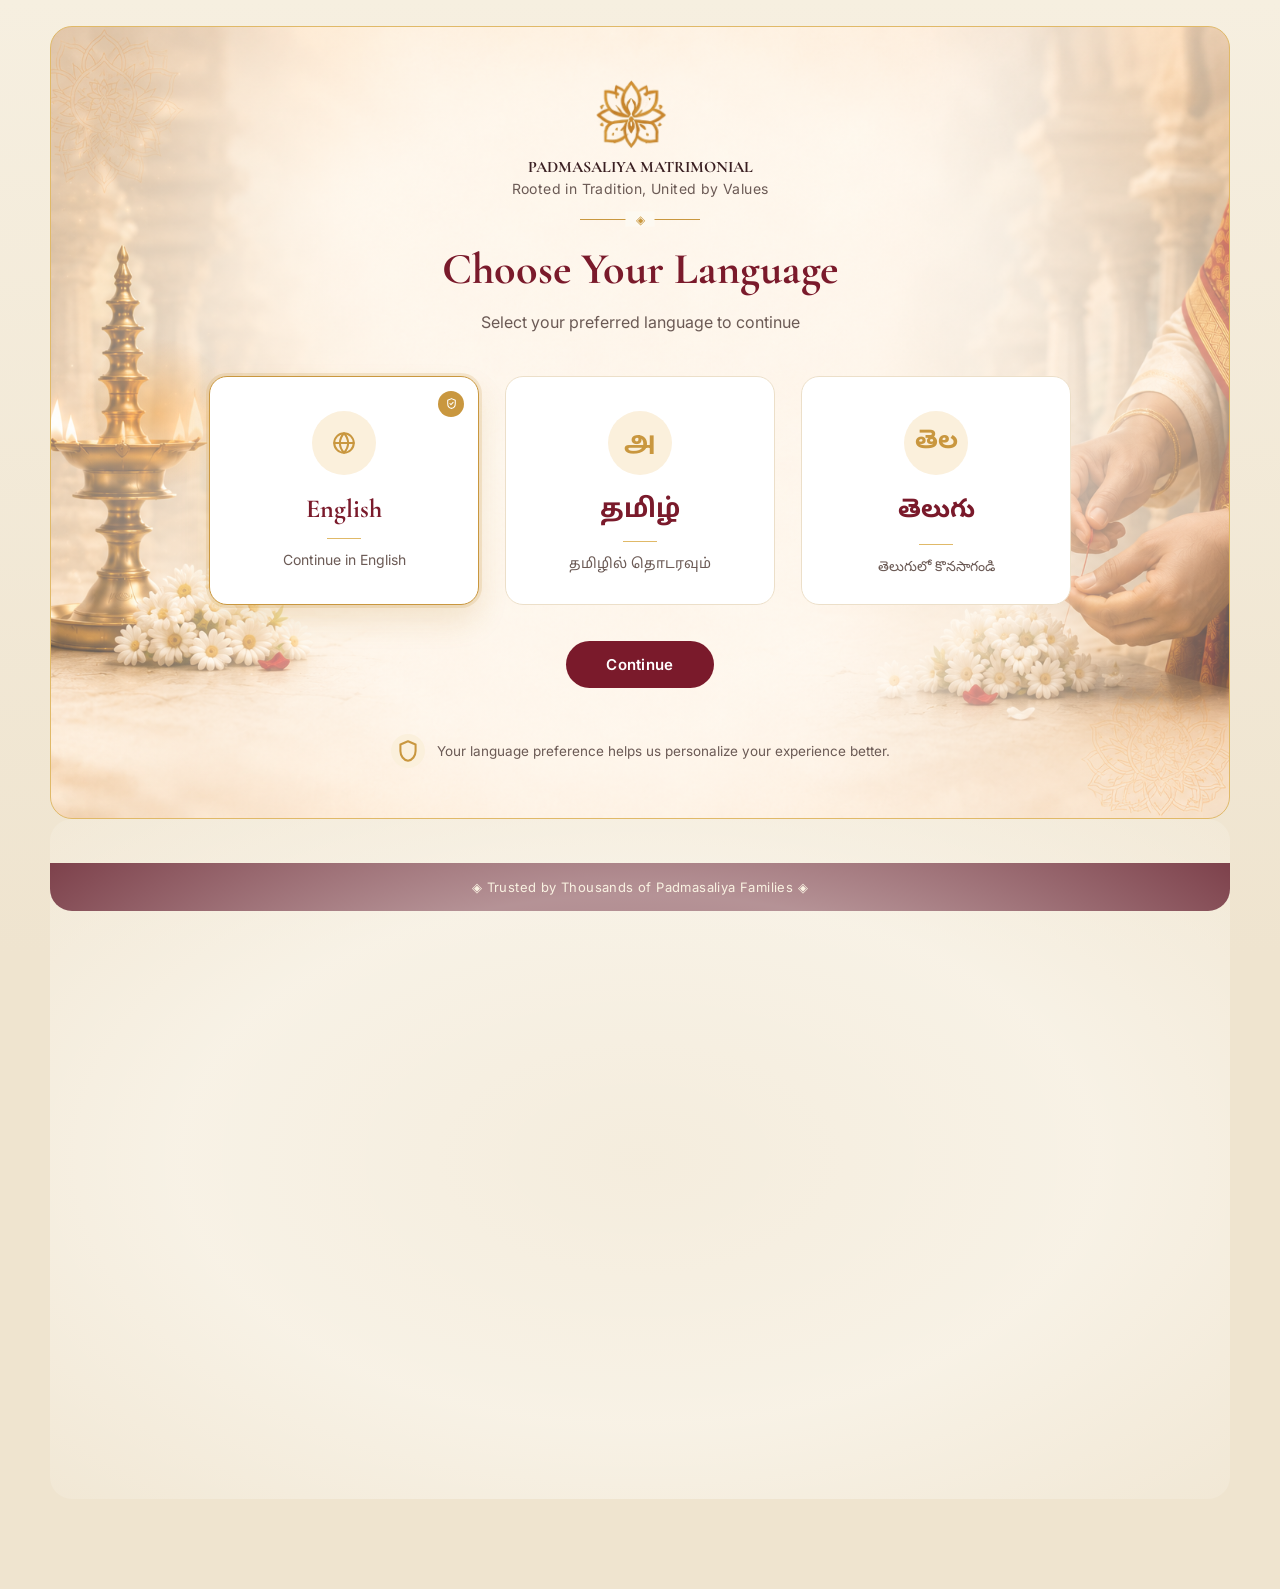
<file: padmasaliya-matrimonial-website8-fixed10/index.html>
<!DOCTYPE html>
<html lang="en">
<head>
<meta charset="UTF-8">
<meta name="viewport" content="width=device-width, initial-scale=1.0">
<title>Padmasaliya Matrimonial — Choose Your Language</title>
<link rel="preconnect" href="https://fonts.googleapis.com">
<link href="https://fonts.googleapis.com/css2?family=Cormorant+Garamond:wght@500;600;700&family=Inter:wght@400;500;600;700&family=Noto+Sans+Tamil:wght@500;600;700&family=Noto+Sans+Telugu:wght@500;600;700&display=swap" rel="stylesheet">
<link rel="stylesheet" href="css/style.css?v=3">
<link rel="stylesheet" href="css/v2.css?v=3">
<link rel="icon" type="image/png" href="assets/img/logo-icon.png">
<link rel="apple-touch-icon" href="assets/img/logo-icon.png">
<meta name="description" content="Padmasaliya Matrimonial — an exclusive, verified matchmaking platform for the Padmasaliya community. Create profiles, search trusted matches and connect on shared values.">
<meta name="theme-color" content="#7a1a2b">
<meta property="og:title" content="Padmasaliya Matrimonial">
<meta property="og:description" content="Rooted in Tradition, United by Values. Verified matrimonial profiles for the Padmasaliya community.">
<meta property="og:type" content="website">
<meta property="og:image" content="assets/img/logo-icon.png">
<meta name="twitter:card" content="summary">
</head>
<body>
<svg style="display:none">
<defs>
<symbol id="i-globe" viewBox="0 0 24 24"><circle cx="12" cy="12" r="9"/><path d="M3 12h18M12 3c2.5 2.7 3.8 6 3.8 9s-1.3 6.3-3.8 9c-2.5-2.7-3.8-6-3.8-9s1.3-6.3 3.8-9z"/></symbol>
<symbol id="i-shield" viewBox="0 0 24 24"><path d="M12 3l7 3v6c0 4.6-3 8.4-7 9-4-.6-7-4.4-7-9V6l7-3z"/></symbol>
<symbol id="i-shield-check" viewBox="0 0 24 24"><path d="M12 3l7 3v6c0 4.6-3 8.4-7 9-4-.6-7-4.4-7-9V6l7-3z"/><path d="M9 12l2 2 4-4"/></symbol>
<symbol id="i-lock" viewBox="0 0 24 24"><rect x="5" y="11" width="14" height="9" rx="2"/><path d="M8 11V8a4 4 0 0 1 8 0v3"/></symbol>
<symbol id="i-users" viewBox="0 0 24 24"><circle cx="9" cy="8" r="3"/><path d="M3 20c0-3.3 2.7-6 6-6s6 2.7 6 6"/><circle cx="17" cy="9" r="2.4"/><path d="M15.5 14.2c2.6.4 4.5 2.5 4.5 5.3"/></symbol>
<symbol id="i-family" viewBox="0 0 24 24"><circle cx="8" cy="7" r="2.6"/><circle cx="16" cy="7" r="2.6"/><path d="M3 20c0-3 2.2-5.4 5-5.4s5 2.4 5 5.4M11 20c0-3 2.2-5.4 5-5.4s5 2.4 5 5.4"/></symbol>
<symbol id="i-couple" viewBox="0 0 24 24"><circle cx="9" cy="7" r="2.6"/><circle cx="16" cy="9" r="2.2"/><path d="M4 20c0-3 2.2-5.4 5-5.4s5 2.4 5 5.4M14 20c0-2.4 1.8-4.4 4-4.4s4 2 4 4.4"/></symbol>
<symbol id="i-user" viewBox="0 0 24 24"><circle cx="12" cy="8" r="4"/><path d="M4 21c0-4.4 3.6-7 8-7s8 2.6 8 7"/></symbol>
<symbol id="i-search" viewBox="0 0 24 24"><circle cx="11" cy="11" r="7"/><path d="M21 21l-4.3-4.3"/></symbol>
<symbol id="i-filter" viewBox="0 0 24 24"><path d="M4 5h16M7 12h10M10 19h4"/></symbol>
<symbol id="i-bookmark" viewBox="0 0 24 24"><path d="M6 3h12v18l-6-4-6 4V3z"/></symbol>
<symbol id="i-send" viewBox="0 0 24 24"><path d="M22 2L11 13"/><path d="M22 2l-7 20-4-9-9-4 20-7z"/></symbol>
<symbol id="i-heart" viewBox="0 0 24 24"><path d="M12 21s-7.5-4.6-10-9.3C.5 8 2.4 4.5 6 4c2-.3 3.8.7 6 3 2.2-2.3 4-3.3 6-3 3.6.5 5.5 4 4 7.7C19.5 16.4 12 21 12 21z"/></symbol>
<symbol id="i-heart-fill" viewBox="0 0 24 24" fill="currentColor" stroke="none"><path d="M12 21s-7.5-4.6-10-9.3C.5 8 2.4 4.5 6 4c2-.3 3.8.7 6 3 2.2-2.3 4-3.3 6-3 3.6.5 5.5 4 4 7.7C19.5 16.4 12 21 12 21z"/></symbol>
<symbol id="i-crown" viewBox="0 0 24 24"><path d="M3 8l4 3 5-6 5 6 4-3-2 11H5L3 8z"/></symbol>
<symbol id="i-bell" viewBox="0 0 24 24"><path d="M18 16v-5a6 6 0 1 0-12 0v5l-2 3h16l-2-3z"/><path d="M10 20a2 2 0 0 0 4 0"/></symbol>
<symbol id="i-gear" viewBox="0 0 24 24"><circle cx="12" cy="12" r="3.2"/><path d="M19.4 13.5a7.9 7.9 0 0 0 0-3l2-1.6-2-3.4-2.4.7a8 8 0 0 0-2.6-1.5L14 2h-4l-.4 2.7a8 8 0 0 0-2.6 1.5l-2.4-.7-2 3.4L4.6 10.5a7.9 7.9 0 0 0 0 3l-2 1.6 2 3.4 2.4-.7a8 8 0 0 0 2.6 1.5L10 22h4l.4-2.7a8 8 0 0 0 2.6-1.5l2.4.7 2-3.4-2-1.6z"/></symbol>
<symbol id="i-logout" viewBox="0 0 24 24"><path d="M9 21H5a2 2 0 0 1-2-2V5a2 2 0 0 1 2-2h4"/><path d="M16 17l5-5-5-5"/><path d="M21 12H9"/></symbol>
<symbol id="i-headset" viewBox="0 0 24 24"><path d="M4 13v-1a8 8 0 0 1 16 0v1"/><rect x="2" y="13" width="5" height="7" rx="2"/><rect x="17" y="13" width="5" height="7" rx="2"/></symbol>
<symbol id="i-home" viewBox="0 0 24 24"><path d="M4 11l8-7 8 7v9a1 1 0 0 1-1 1h-4v-6H9v6H5a1 1 0 0 1-1-1v-9z"/></symbol>
<symbol id="i-plus" viewBox="0 0 24 24"><path d="M12 5v14M5 12h14"/></symbol>
<symbol id="i-chevron-down" viewBox="0 0 24 24"><path d="M6 9l6 6 6-6"/></symbol>
<symbol id="i-ticket" viewBox="0 0 24 24"><path d="M3 8a2 2 0 0 1 2-2h14a2 2 0 0 1 2 2v2a2 2 0 0 0 0 4v2a2 2 0 0 1-2 2H5a2 2 0 0 1-2-2v-2a2 2 0 0 0 0-4V8z"/><path d="M13 6v12" stroke-dasharray="2 3"/></symbol>
<symbol id="i-help" viewBox="0 0 24 24"><circle cx="12" cy="12" r="9"/><path d="M9.5 9a2.5 2.5 0 1 1 3.7 2.2c-.9.5-1.2 1-1.2 1.8"/><circle cx="12" cy="17" r=".6" fill="currentColor" stroke="none"/></symbol>
<symbol id="i-diya" viewBox="0 0 60 60"><path d="M6 41c0 4 24 6 24 6s24-2 24-6c0-3.2-8-5.2-24-5.2S6 37.8 6 41z" fill="#c9973f"/><path d="M14 41c2 2 12 3 16 3s14-1 16-3" fill="none" stroke="#8a611f" stroke-width="1"/><ellipse cx="30" cy="30" rx="3" ry="4" fill="#7a1a2b"/><path d="M30 27c-3.5-5-1.5-9 0-12.5 1.5 3.5 3.5 7.5 0 12.5z" fill="#f4b23e" stroke="none"/><path d="M30 25c-1.8-2.6-.8-4.6 0-6.4 .8 1.8 1.8 3.8 0 6.4z" fill="#fff3d1" stroke="none"/></symbol>
</defs>
</svg>



<section id="screen1" class="screen active">

  <div class="s1-frame">
    <div class="flame-glow" style="left:9%;top:49%;"></div>
    <div class="petal-field">
      <div class="petal" style="left:6%;top:70%;animation-duration:12s;animation-delay:.2s;"></div>
      <div class="petal" style="left:10%;top:78%;animation-duration:14s;animation-delay:2.5s;"></div>
      <div class="petal" style="left:88%;top:66%;animation-duration:13s;animation-delay:1.2s;"></div>
      <div class="petal" style="left:92%;top:74%;animation-duration:15s;animation-delay:3.4s;"></div>
      <div class="petal" style="left:50%;top:85%;animation-duration:16s;animation-delay:.8s;"></div>
    </div>
    
    <div class="s1-header fade-up-in">
      <img src="assets/img/logo-icon.png" alt="Padmasaliya Matrimonial" width="90" height="70" style="margin:0 auto 10px;display:block;object-fit:contain;">
      <div class="brand-name" data-i18n="brand.name" style="text-align:center;"><b>PADMASALIYA<br>MATRIMONIAL</b></div>
      <div class="brand-tagline" data-i18n="brand.tagline">Rooted in Tradition, United by Values</div>
    </div>

    <div class="s1-divider fade-up-in d1"></div>
    <h1 class="s1-title fade-up-in d1" data-i18n="s1.title">Choose Your Language</h1>
    <p class="s1-sub fade-up-in d2" data-i18n="s1.subtitle">Select your preferred language to continue</p>

    <div class="s1-cards">
      <div class="lang-card selected fade-up-in d2" data-lang="en">
        <div class="lang-check"><svg class="icon" style="width:13px;height:13px;stroke:#fff;"><use href="#i-shield-check"></use></svg></div>
        <div class="lang-icon"><svg class="icon"><use href="#i-globe"></use></svg></div>
        <h3>English</h3>
        <div class="rule"></div>
        <p data-i18n="s1.continueEn">Continue in English</p>
      </div>
      <div class="lang-card fade-up-in d3" data-lang="ta">
        <div class="lang-check"><svg class="icon" style="width:13px;height:13px;stroke:#fff;"><use href="#i-shield-check"></use></svg></div>
        <div class="lang-icon" style="font-family:var(--font-display);font-weight:700;">அ</div>
        <h3>தமிழ்</h3>
        <div class="rule"></div>
        <p data-i18n="s1.continueTa">தமிழில் தொடரவும்</p>
      </div>
      <div class="lang-card fade-up-in d4" data-lang="te">
        <div class="lang-check"><svg class="icon" style="width:13px;height:13px;stroke:#fff;"><use href="#i-shield-check"></use></svg></div>
        <div class="lang-icon" style="font-family:var(--font-display);font-weight:700;">తెల</div>
        <h3>తెలుగు</h3>
        <div class="rule"></div>
        <p data-i18n="s1.continueTe">తెలుగులో కొనసాగండి</p>
      </div>
    </div>

    <div class="s1-cta-row fade-up-in d4">
      <button class="btn-primary" id="continueBtn" data-i18n="s1.continueBtn">Continue</button>
    </div>

    <div class="s1-note fade-up-in d5">
      <div class="s1-shield"><svg class="icon"><use href="#i-shield"></use></svg></div>
      <span data-i18n="s1.note">Your language preference helps us personalize your experience better.</span>
    </div>
  </div>
  <div class="s1-frame" style="border:none;padding:0;margin-top:0;background:none;">
    <div class="s1-footer" data-i18n="s1.trustedBy">◈ &nbsp; Trusted by Thousands of Padmasaliya Families &nbsp; ◈</div>
  </div>

</section>
<div class="toast" id="toast"></div>
<script src="js/main.js?v=3"></script>
</body>
</html>
</file>
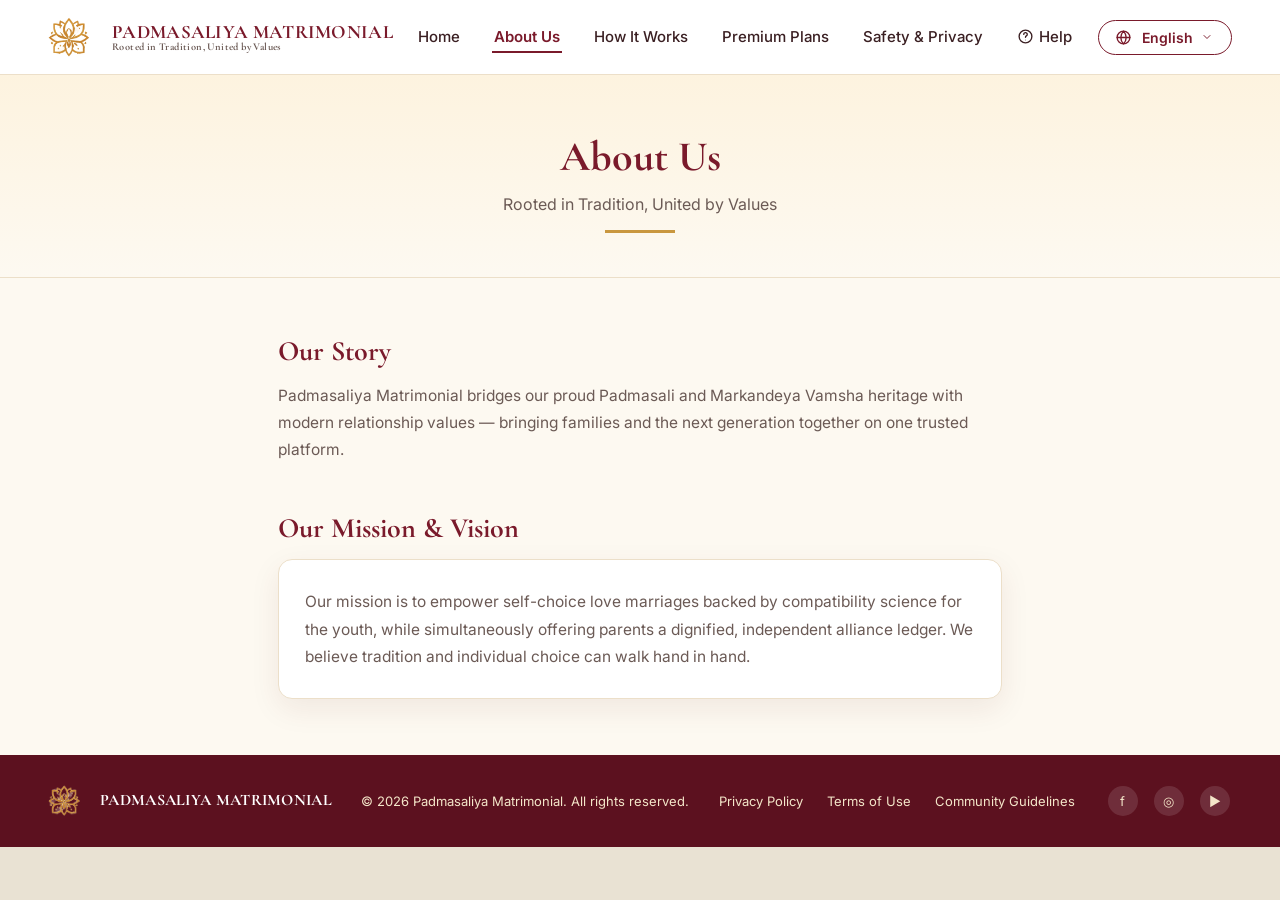
<file: padmasaliya-matrimonial-website8-fixed10/about.html>
<!DOCTYPE html>
<html lang="en">
<head>
<meta charset="UTF-8">
<meta name="viewport" content="width=device-width, initial-scale=1.0">
<title>Padmasaliya Matrimonial — About Us</title>
<link rel="preconnect" href="https://fonts.googleapis.com">
<link href="https://fonts.googleapis.com/css2?family=Cormorant+Garamond:wght@500;600;700&family=Inter:wght@400;500;600;700&family=Noto+Sans+Tamil:wght@500;600;700&family=Noto+Sans+Telugu:wght@500;600;700&display=swap" rel="stylesheet">
<link rel="stylesheet" href="css/style.css?v=3">
<link rel="stylesheet" href="css/v2.css?v=3">
<link rel="icon" type="image/png" href="assets/img/logo-icon.png">
<link rel="apple-touch-icon" href="assets/img/logo-icon.png">
<meta name="description" content="Padmasaliya Matrimonial — an exclusive, verified matchmaking platform for the Padmasaliya community. Create profiles, search trusted matches and connect on shared values.">
<meta name="theme-color" content="#7a1a2b">
<meta property="og:title" content="Padmasaliya Matrimonial">
<meta property="og:description" content="Rooted in Tradition, United by Values. Verified matrimonial profiles for the Padmasaliya community.">
<meta property="og:type" content="website">
<meta property="og:image" content="assets/img/logo-icon.png">
<meta name="twitter:card" content="summary">
</head>
<body>
<svg style="display:none">
<defs>
<symbol id="i-globe" viewBox="0 0 24 24"><circle cx="12" cy="12" r="9"/><path d="M3 12h18M12 3c2.5 2.7 3.8 6 3.8 9s-1.3 6.3-3.8 9c-2.5-2.7-3.8-6-3.8-9s1.3-6.3 3.8-9z"/></symbol>
<symbol id="i-shield" viewBox="0 0 24 24"><path d="M12 3l7 3v6c0 4.6-3 8.4-7 9-4-.6-7-4.4-7-9V6l7-3z"/></symbol>
<symbol id="i-shield-check" viewBox="0 0 24 24"><path d="M12 3l7 3v6c0 4.6-3 8.4-7 9-4-.6-7-4.4-7-9V6l7-3z"/><path d="M9 12l2 2 4-4"/></symbol>
<symbol id="i-lock" viewBox="0 0 24 24"><rect x="5" y="11" width="14" height="9" rx="2"/><path d="M8 11V8a4 4 0 0 1 8 0v3"/></symbol>
<symbol id="i-users" viewBox="0 0 24 24"><circle cx="9" cy="8" r="3"/><path d="M3 20c0-3.3 2.7-6 6-6s6 2.7 6 6"/><circle cx="17" cy="9" r="2.4"/><path d="M15.5 14.2c2.6.4 4.5 2.5 4.5 5.3"/></symbol>
<symbol id="i-family" viewBox="0 0 24 24"><circle cx="8" cy="7" r="2.6"/><circle cx="16" cy="7" r="2.6"/><path d="M3 20c0-3 2.2-5.4 5-5.4s5 2.4 5 5.4M11 20c0-3 2.2-5.4 5-5.4s5 2.4 5 5.4"/></symbol>
<symbol id="i-couple" viewBox="0 0 24 24"><circle cx="9" cy="7" r="2.6"/><circle cx="16" cy="9" r="2.2"/><path d="M4 20c0-3 2.2-5.4 5-5.4s5 2.4 5 5.4M14 20c0-2.4 1.8-4.4 4-4.4s4 2 4 4.4"/></symbol>
<symbol id="i-user" viewBox="0 0 24 24"><circle cx="12" cy="8" r="4"/><path d="M4 21c0-4.4 3.6-7 8-7s8 2.6 8 7"/></symbol>
<symbol id="i-search" viewBox="0 0 24 24"><circle cx="11" cy="11" r="7"/><path d="M21 21l-4.3-4.3"/></symbol>
<symbol id="i-filter" viewBox="0 0 24 24"><path d="M4 5h16M7 12h10M10 19h4"/></symbol>
<symbol id="i-bookmark" viewBox="0 0 24 24"><path d="M6 3h12v18l-6-4-6 4V3z"/></symbol>
<symbol id="i-send" viewBox="0 0 24 24"><path d="M22 2L11 13"/><path d="M22 2l-7 20-4-9-9-4 20-7z"/></symbol>
<symbol id="i-heart" viewBox="0 0 24 24"><path d="M12 21s-7.5-4.6-10-9.3C.5 8 2.4 4.5 6 4c2-.3 3.8.7 6 3 2.2-2.3 4-3.3 6-3 3.6.5 5.5 4 4 7.7C19.5 16.4 12 21 12 21z"/></symbol>
<symbol id="i-heart-fill" viewBox="0 0 24 24" fill="currentColor" stroke="none"><path d="M12 21s-7.5-4.6-10-9.3C.5 8 2.4 4.5 6 4c2-.3 3.8.7 6 3 2.2-2.3 4-3.3 6-3 3.6.5 5.5 4 4 7.7C19.5 16.4 12 21 12 21z"/></symbol>
<symbol id="i-crown" viewBox="0 0 24 24"><path d="M3 8l4 3 5-6 5 6 4-3-2 11H5L3 8z"/></symbol>
<symbol id="i-bell" viewBox="0 0 24 24"><path d="M18 16v-5a6 6 0 1 0-12 0v5l-2 3h16l-2-3z"/><path d="M10 20a2 2 0 0 0 4 0"/></symbol>
<symbol id="i-gear" viewBox="0 0 24 24"><circle cx="12" cy="12" r="3.2"/><path d="M19.4 13.5a7.9 7.9 0 0 0 0-3l2-1.6-2-3.4-2.4.7a8 8 0 0 0-2.6-1.5L14 2h-4l-.4 2.7a8 8 0 0 0-2.6 1.5l-2.4-.7-2 3.4L4.6 10.5a7.9 7.9 0 0 0 0 3l-2 1.6 2 3.4 2.4-.7a8 8 0 0 0 2.6 1.5L10 22h4l.4-2.7a8 8 0 0 0 2.6-1.5l2.4.7 2-3.4-2-1.6z"/></symbol>
<symbol id="i-logout" viewBox="0 0 24 24"><path d="M9 21H5a2 2 0 0 1-2-2V5a2 2 0 0 1 2-2h4"/><path d="M16 17l5-5-5-5"/><path d="M21 12H9"/></symbol>
<symbol id="i-headset" viewBox="0 0 24 24"><path d="M4 13v-1a8 8 0 0 1 16 0v1"/><rect x="2" y="13" width="5" height="7" rx="2"/><rect x="17" y="13" width="5" height="7" rx="2"/></symbol>
<symbol id="i-home" viewBox="0 0 24 24"><path d="M4 11l8-7 8 7v9a1 1 0 0 1-1 1h-4v-6H9v6H5a1 1 0 0 1-1-1v-9z"/></symbol>
<symbol id="i-plus" viewBox="0 0 24 24"><path d="M12 5v14M5 12h14"/></symbol>
<symbol id="i-chevron-down" viewBox="0 0 24 24"><path d="M6 9l6 6 6-6"/></symbol>
<symbol id="i-ticket" viewBox="0 0 24 24"><path d="M3 8a2 2 0 0 1 2-2h14a2 2 0 0 1 2 2v2a2 2 0 0 0 0 4v2a2 2 0 0 1-2 2H5a2 2 0 0 1-2-2v-2a2 2 0 0 0 0-4V8z"/><path d="M13 6v12" stroke-dasharray="2 3"/></symbol>
<symbol id="i-help" viewBox="0 0 24 24"><circle cx="12" cy="12" r="9"/><path d="M9.5 9a2.5 2.5 0 1 1 3.7 2.2c-.9.5-1.2 1-1.2 1.8"/><circle cx="12" cy="17" r=".6" fill="currentColor" stroke="none"/></symbol>
<symbol id="i-diya" viewBox="0 0 60 60"><path d="M6 41c0 4 24 6 24 6s24-2 24-6c0-3.2-8-5.2-24-5.2S6 37.8 6 41z" fill="#c9973f"/><path d="M14 41c2 2 12 3 16 3s14-1 16-3" fill="none" stroke="#8a611f" stroke-width="1"/><ellipse cx="30" cy="30" rx="3" ry="4" fill="#7a1a2b"/><path d="M30 27c-3.5-5-1.5-9 0-12.5 1.5 3.5 3.5 7.5 0 12.5z" fill="#f4b23e" stroke="none"/><path d="M30 25c-1.8-2.6-.8-4.6 0-6.4 .8 1.8 1.8 3.8 0 6.4z" fill="#fff3d1" stroke="none"/></symbol>
</defs>
</svg>

<section id="screen2" class="screen active">

  <nav class="s2-nav" id="s2navbar">
    <a href="home.html" class="brand-mark" style="text-decoration:none;color:inherit;">
      <img src="assets/img/logo-icon.png" alt="Padmasaliya Matrimonial" width="52" height="42" style="object-fit:contain;">
      <div class="brand-name"><b>PADMASALIYA MATRIMONIAL</b><div class="brand-tagline">Rooted in Tradition, United by Values</div></div>
    </a>
    <div class="s2-links">
      <a href="home.html">Home</a>
      <a class="active" href="about.html">About Us</a>
      <a href="how-it-works.html">How It Works</a>
      <a href="premium-plans.html">Premium Plans</a>
      <a href="safety-privacy.html">Safety &amp; Privacy</a>
      <a href="help.html"><svg class="icon" style="margin-right:5px;"><use href="#i-help"></use></svg>Help</a>
    </div>
    <div class="lang-dd" data-langdd>
      <button class="lang-dd-btn" data-dd-toggle><svg class="icon"><use href="#i-globe"></use></svg> <span data-i18n-lang-label>English</span> <svg class="icon icon-sm"><use href="#i-chevron-down"></use></svg></button>
      <div class="lang-dd-menu">
        <button data-lang="en" class="sel"><span class="dd-flag">EN</span> English</button>
        <button data-lang="ta"><span class="dd-flag">அ</span> தமிழ் (Tamil)</button>
        <button data-lang="te"><span class="dd-flag">తె</span> తెలుగు (Telugu)</button>
      </div>
    </div>
  </nav>

  <div class="cp-hero">
    <h1>About Us</h1>
    <p>Rooted in Tradition, United by Values</p>
    <div class="cp-rule"></div>
  </div>
  <div class="cp-wrap narrow">
    <div class="cp-section">
      <h2>Our Story</h2>
      <p>Padmasaliya Matrimonial bridges our proud Padmasali and Markandeya Vamsha heritage with modern relationship values &mdash; bringing families and the next generation together on one trusted platform.</p>
    </div>
    <div class="cp-section">
      <h2>Our Mission &amp; Vision</h2>
      <div class="cp-card">
        <p style="margin:0;">Our mission is to empower self-choice love marriages backed by compatibility science for the youth, while simultaneously offering parents a dignified, independent alliance ledger. We believe tradition and individual choice can walk hand in hand.</p>
      </div>
    </div>
  </div>


  <footer class="s2-footer">
    <div class="brand-mark">
      <img src="assets/img/logo-icon.png" alt="Padmasaliya Matrimonial" width="40" height="32" style="object-fit:contain;">
      <div class="brand-name"><b>PADMASALIYA MATRIMONIAL</b></div>
    </div>
    <span>&copy; 2026 Padmasaliya Matrimonial. All rights reserved.</span>
    <div class="s2-footer-links">
      <a href="privacy-policy.html">Privacy Policy</a><a href="terms.html">Terms of Use</a><a href="terms.html">Community Guidelines</a>
    </div>
    <div class="s2-social"><a href="#" title="Facebook"><span>f</span></a><a href="#" title="Instagram"><span>&#9678;</span></a><a href="#" title="YouTube"><span>&#9654;</span></a></div>
  </footer>

</section>
<div class="toast" id="toast"></div>
<script src="js/main.js?v=3"></script>
</body>
</html>
</file>
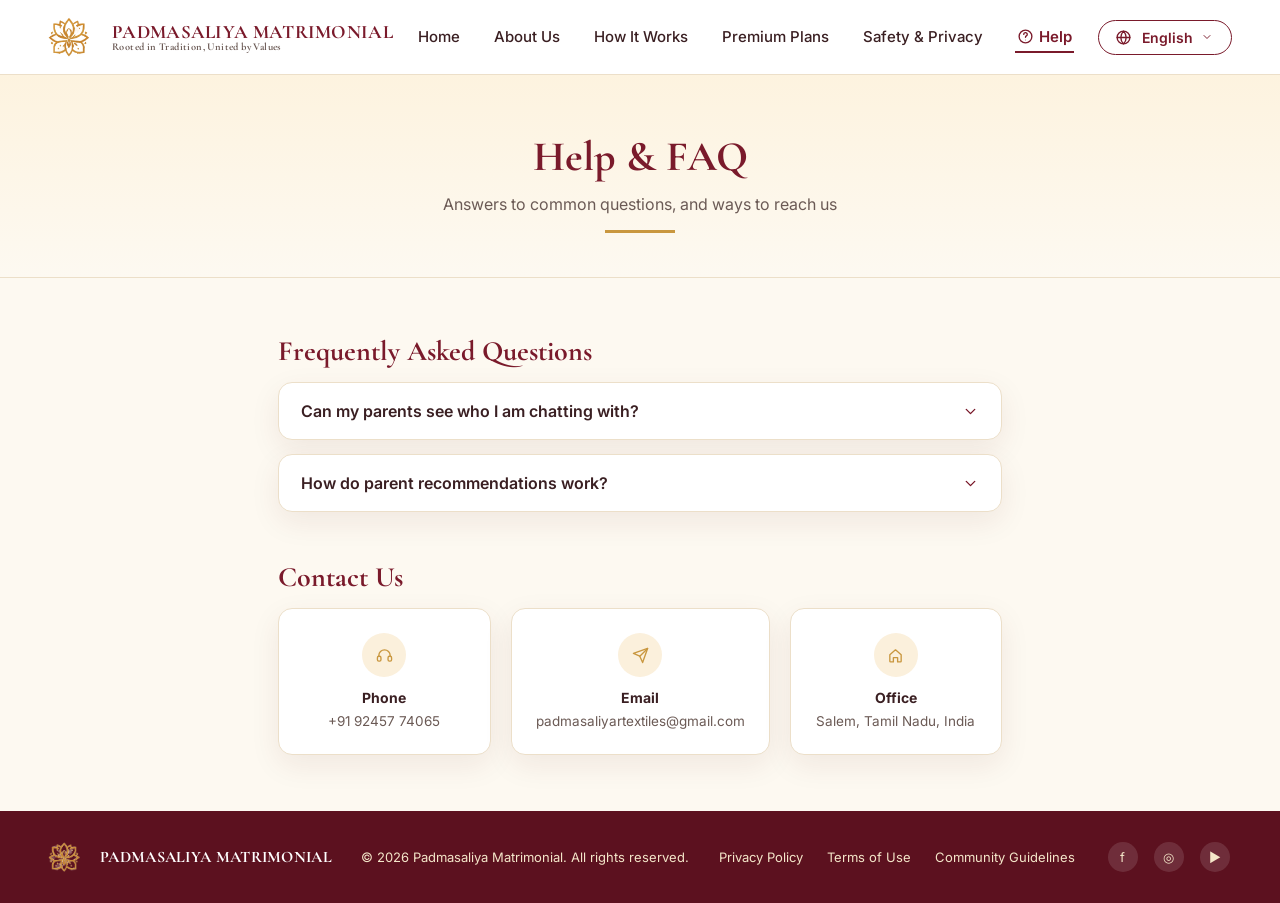
<file: padmasaliya-matrimonial-website8-fixed10/help.html>
<!DOCTYPE html>
<html lang="en">
<head>
<meta charset="UTF-8">
<meta name="viewport" content="width=device-width, initial-scale=1.0">
<title>Padmasaliya Matrimonial — Help</title>
<link rel="preconnect" href="https://fonts.googleapis.com">
<link href="https://fonts.googleapis.com/css2?family=Cormorant+Garamond:wght@500;600;700&family=Inter:wght@400;500;600;700&family=Noto+Sans+Tamil:wght@500;600;700&family=Noto+Sans+Telugu:wght@500;600;700&display=swap" rel="stylesheet">
<link rel="stylesheet" href="css/style.css?v=3">
<link rel="stylesheet" href="css/v2.css?v=3">
<link rel="icon" type="image/png" href="assets/img/logo-icon.png">
<link rel="apple-touch-icon" href="assets/img/logo-icon.png">
<meta name="description" content="Padmasaliya Matrimonial — an exclusive, verified matchmaking platform for the Padmasaliya community. Create profiles, search trusted matches and connect on shared values.">
<meta name="theme-color" content="#7a1a2b">
<meta property="og:title" content="Padmasaliya Matrimonial">
<meta property="og:description" content="Rooted in Tradition, United by Values. Verified matrimonial profiles for the Padmasaliya community.">
<meta property="og:type" content="website">
<meta property="og:image" content="assets/img/logo-icon.png">
<meta name="twitter:card" content="summary">
</head>
<body>
<svg style="display:none">
<defs>
<symbol id="i-globe" viewBox="0 0 24 24"><circle cx="12" cy="12" r="9"/><path d="M3 12h18M12 3c2.5 2.7 3.8 6 3.8 9s-1.3 6.3-3.8 9c-2.5-2.7-3.8-6-3.8-9s1.3-6.3 3.8-9z"/></symbol>
<symbol id="i-shield" viewBox="0 0 24 24"><path d="M12 3l7 3v6c0 4.6-3 8.4-7 9-4-.6-7-4.4-7-9V6l7-3z"/></symbol>
<symbol id="i-shield-check" viewBox="0 0 24 24"><path d="M12 3l7 3v6c0 4.6-3 8.4-7 9-4-.6-7-4.4-7-9V6l7-3z"/><path d="M9 12l2 2 4-4"/></symbol>
<symbol id="i-lock" viewBox="0 0 24 24"><rect x="5" y="11" width="14" height="9" rx="2"/><path d="M8 11V8a4 4 0 0 1 8 0v3"/></symbol>
<symbol id="i-users" viewBox="0 0 24 24"><circle cx="9" cy="8" r="3"/><path d="M3 20c0-3.3 2.7-6 6-6s6 2.7 6 6"/><circle cx="17" cy="9" r="2.4"/><path d="M15.5 14.2c2.6.4 4.5 2.5 4.5 5.3"/></symbol>
<symbol id="i-family" viewBox="0 0 24 24"><circle cx="8" cy="7" r="2.6"/><circle cx="16" cy="7" r="2.6"/><path d="M3 20c0-3 2.2-5.4 5-5.4s5 2.4 5 5.4M11 20c0-3 2.2-5.4 5-5.4s5 2.4 5 5.4"/></symbol>
<symbol id="i-couple" viewBox="0 0 24 24"><circle cx="9" cy="7" r="2.6"/><circle cx="16" cy="9" r="2.2"/><path d="M4 20c0-3 2.2-5.4 5-5.4s5 2.4 5 5.4M14 20c0-2.4 1.8-4.4 4-4.4s4 2 4 4.4"/></symbol>
<symbol id="i-user" viewBox="0 0 24 24"><circle cx="12" cy="8" r="4"/><path d="M4 21c0-4.4 3.6-7 8-7s8 2.6 8 7"/></symbol>
<symbol id="i-search" viewBox="0 0 24 24"><circle cx="11" cy="11" r="7"/><path d="M21 21l-4.3-4.3"/></symbol>
<symbol id="i-filter" viewBox="0 0 24 24"><path d="M4 5h16M7 12h10M10 19h4"/></symbol>
<symbol id="i-bookmark" viewBox="0 0 24 24"><path d="M6 3h12v18l-6-4-6 4V3z"/></symbol>
<symbol id="i-send" viewBox="0 0 24 24"><path d="M22 2L11 13"/><path d="M22 2l-7 20-4-9-9-4 20-7z"/></symbol>
<symbol id="i-heart" viewBox="0 0 24 24"><path d="M12 21s-7.5-4.6-10-9.3C.5 8 2.4 4.5 6 4c2-.3 3.8.7 6 3 2.2-2.3 4-3.3 6-3 3.6.5 5.5 4 4 7.7C19.5 16.4 12 21 12 21z"/></symbol>
<symbol id="i-heart-fill" viewBox="0 0 24 24" fill="currentColor" stroke="none"><path d="M12 21s-7.5-4.6-10-9.3C.5 8 2.4 4.5 6 4c2-.3 3.8.7 6 3 2.2-2.3 4-3.3 6-3 3.6.5 5.5 4 4 7.7C19.5 16.4 12 21 12 21z"/></symbol>
<symbol id="i-crown" viewBox="0 0 24 24"><path d="M3 8l4 3 5-6 5 6 4-3-2 11H5L3 8z"/></symbol>
<symbol id="i-bell" viewBox="0 0 24 24"><path d="M18 16v-5a6 6 0 1 0-12 0v5l-2 3h16l-2-3z"/><path d="M10 20a2 2 0 0 0 4 0"/></symbol>
<symbol id="i-gear" viewBox="0 0 24 24"><circle cx="12" cy="12" r="3.2"/><path d="M19.4 13.5a7.9 7.9 0 0 0 0-3l2-1.6-2-3.4-2.4.7a8 8 0 0 0-2.6-1.5L14 2h-4l-.4 2.7a8 8 0 0 0-2.6 1.5l-2.4-.7-2 3.4L4.6 10.5a7.9 7.9 0 0 0 0 3l-2 1.6 2 3.4 2.4-.7a8 8 0 0 0 2.6 1.5L10 22h4l.4-2.7a8 8 0 0 0 2.6-1.5l2.4.7 2-3.4-2-1.6z"/></symbol>
<symbol id="i-logout" viewBox="0 0 24 24"><path d="M9 21H5a2 2 0 0 1-2-2V5a2 2 0 0 1 2-2h4"/><path d="M16 17l5-5-5-5"/><path d="M21 12H9"/></symbol>
<symbol id="i-headset" viewBox="0 0 24 24"><path d="M4 13v-1a8 8 0 0 1 16 0v1"/><rect x="2" y="13" width="5" height="7" rx="2"/><rect x="17" y="13" width="5" height="7" rx="2"/></symbol>
<symbol id="i-home" viewBox="0 0 24 24"><path d="M4 11l8-7 8 7v9a1 1 0 0 1-1 1h-4v-6H9v6H5a1 1 0 0 1-1-1v-9z"/></symbol>
<symbol id="i-plus" viewBox="0 0 24 24"><path d="M12 5v14M5 12h14"/></symbol>
<symbol id="i-chevron-down" viewBox="0 0 24 24"><path d="M6 9l6 6 6-6"/></symbol>
<symbol id="i-ticket" viewBox="0 0 24 24"><path d="M3 8a2 2 0 0 1 2-2h14a2 2 0 0 1 2 2v2a2 2 0 0 0 0 4v2a2 2 0 0 1-2 2H5a2 2 0 0 1-2-2v-2a2 2 0 0 0 0-4V8z"/><path d="M13 6v12" stroke-dasharray="2 3"/></symbol>
<symbol id="i-help" viewBox="0 0 24 24"><circle cx="12" cy="12" r="9"/><path d="M9.5 9a2.5 2.5 0 1 1 3.7 2.2c-.9.5-1.2 1-1.2 1.8"/><circle cx="12" cy="17" r=".6" fill="currentColor" stroke="none"/></symbol>
<symbol id="i-diya" viewBox="0 0 60 60"><path d="M6 41c0 4 24 6 24 6s24-2 24-6c0-3.2-8-5.2-24-5.2S6 37.8 6 41z" fill="#c9973f"/><path d="M14 41c2 2 12 3 16 3s14-1 16-3" fill="none" stroke="#8a611f" stroke-width="1"/><ellipse cx="30" cy="30" rx="3" ry="4" fill="#7a1a2b"/><path d="M30 27c-3.5-5-1.5-9 0-12.5 1.5 3.5 3.5 7.5 0 12.5z" fill="#f4b23e" stroke="none"/><path d="M30 25c-1.8-2.6-.8-4.6 0-6.4 .8 1.8 1.8 3.8 0 6.4z" fill="#fff3d1" stroke="none"/></symbol>
</defs>
</svg>

<section id="screen2" class="screen active">

  <nav class="s2-nav" id="s2navbar">
    <a href="home.html" class="brand-mark" style="text-decoration:none;color:inherit;">
      <img src="assets/img/logo-icon.png" alt="Padmasaliya Matrimonial" width="52" height="42" style="object-fit:contain;">
      <div class="brand-name"><b>PADMASALIYA MATRIMONIAL</b><div class="brand-tagline">Rooted in Tradition, United by Values</div></div>
    </a>
    <div class="s2-links">
      <a href="home.html">Home</a>
      <a href="about.html">About Us</a>
      <a href="how-it-works.html">How It Works</a>
      <a href="premium-plans.html">Premium Plans</a>
      <a href="safety-privacy.html">Safety &amp; Privacy</a>
      <a href="help.html" class="active"><svg class="icon" style="margin-right:5px;"><use href="#i-help"></use></svg>Help</a>
    </div>
    <div class="lang-dd" data-langdd>
      <button class="lang-dd-btn" data-dd-toggle><svg class="icon"><use href="#i-globe"></use></svg> <span data-i18n-lang-label>English</span> <svg class="icon icon-sm"><use href="#i-chevron-down"></use></svg></button>
      <div class="lang-dd-menu">
        <button data-lang="en" class="sel"><span class="dd-flag">EN</span> English</button>
        <button data-lang="ta"><span class="dd-flag">அ</span> தமிழ் (Tamil)</button>
        <button data-lang="te"><span class="dd-flag">తె</span> తెలుగు (Telugu)</button>
      </div>
    </div>
  </nav>

  <div class="cp-hero">
    <h1>Help &amp; FAQ</h1>
    <p>Answers to common questions, and ways to reach us</p>
    <div class="cp-rule"></div>
  </div>
  <div class="cp-wrap narrow">
    <div class="cp-section">
      <h2>Frequently Asked Questions</h2>
    <div class="cp-faq">
      <div class="cp-faq-q" onclick="this.parentElement.classList.toggle('open')">Can my parents see who I am chatting with?<svg class="icon"><use href="#i-chevron-down"></use></svg></div>
      <div class="cp-faq-a"><p>No. The dual-portal system guarantees complete independence.</p></div>
    </div>
    <div class="cp-faq">
      <div class="cp-faq-q" onclick="this.parentElement.classList.toggle('open')">How do parent recommendations work?<svg class="icon"><use href="#i-chevron-down"></use></svg></div>
      <div class="cp-faq-a"><p>When a parent selects \u201cRecommend to Child\u201d, the profile is pushed confidentially into the candidate's private \u201cParents' Shortlist\u201d feed.</p></div>
    </div>
    </div>
    <div class="cp-section">
      <h2>Contact Us</h2>
      <div class="cp-contact-grid">
        <div class="cp-contact-item"><div class="ic"><svg class="icon"><use href="#i-headset"></use></svg></div><b>Phone</b><span>+91 92457 74065</span></div>
        <div class="cp-contact-item"><div class="ic"><svg class="icon"><use href="#i-send"></use></svg></div><b>Email</b><span>padmasaliyartextiles@gmail.com</span></div>
        <div class="cp-contact-item"><div class="ic"><svg class="icon"><use href="#i-home"></use></svg></div><b>Office</b><span>Salem, Tamil Nadu, India</span></div>
      </div>
    </div>
  </div>


  <footer class="s2-footer">
    <div class="brand-mark">
      <img src="assets/img/logo-icon.png" alt="Padmasaliya Matrimonial" width="40" height="32" style="object-fit:contain;">
      <div class="brand-name"><b>PADMASALIYA MATRIMONIAL</b></div>
    </div>
    <span>&copy; 2026 Padmasaliya Matrimonial. All rights reserved.</span>
    <div class="s2-footer-links">
      <a href="privacy-policy.html">Privacy Policy</a><a href="terms.html">Terms of Use</a><a href="terms.html">Community Guidelines</a>
    </div>
    <div class="s2-social"><a href="#" title="Facebook"><span>f</span></a><a href="#" title="Instagram"><span>&#9678;</span></a><a href="#" title="YouTube"><span>&#9654;</span></a></div>
  </footer>

</section>
<div class="toast" id="toast"></div>
<script src="js/main.js?v=3"></script>
</body>
</html>
</file>
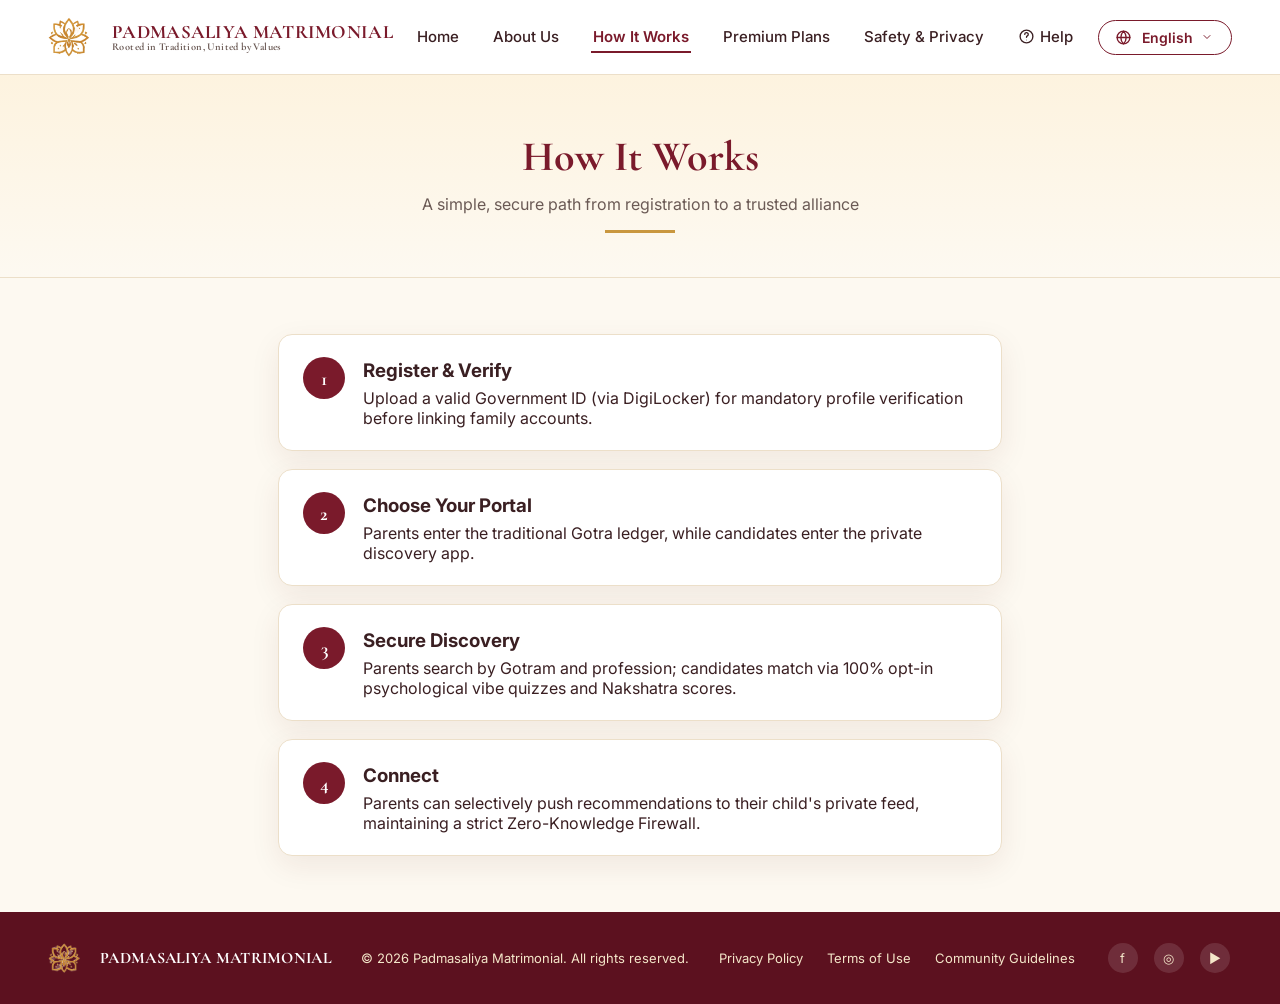
<file: padmasaliya-matrimonial-website8-fixed10/how-it-works.html>
<!DOCTYPE html>
<html lang="en">
<head>
<meta charset="UTF-8">
<meta name="viewport" content="width=device-width, initial-scale=1.0">
<title>Padmasaliya Matrimonial — How It Works</title>
<link rel="preconnect" href="https://fonts.googleapis.com">
<link href="https://fonts.googleapis.com/css2?family=Cormorant+Garamond:wght@500;600;700&family=Inter:wght@400;500;600;700&family=Noto+Sans+Tamil:wght@500;600;700&family=Noto+Sans+Telugu:wght@500;600;700&display=swap" rel="stylesheet">
<link rel="stylesheet" href="css/style.css?v=3">
<link rel="stylesheet" href="css/v2.css?v=3">
<link rel="icon" type="image/png" href="assets/img/logo-icon.png">
<link rel="apple-touch-icon" href="assets/img/logo-icon.png">
<meta name="description" content="Padmasaliya Matrimonial — an exclusive, verified matchmaking platform for the Padmasaliya community. Create profiles, search trusted matches and connect on shared values.">
<meta name="theme-color" content="#7a1a2b">
<meta property="og:title" content="Padmasaliya Matrimonial">
<meta property="og:description" content="Rooted in Tradition, United by Values. Verified matrimonial profiles for the Padmasaliya community.">
<meta property="og:type" content="website">
<meta property="og:image" content="assets/img/logo-icon.png">
<meta name="twitter:card" content="summary">
</head>
<body>
<svg style="display:none">
<defs>
<symbol id="i-globe" viewBox="0 0 24 24"><circle cx="12" cy="12" r="9"/><path d="M3 12h18M12 3c2.5 2.7 3.8 6 3.8 9s-1.3 6.3-3.8 9c-2.5-2.7-3.8-6-3.8-9s1.3-6.3 3.8-9z"/></symbol>
<symbol id="i-shield" viewBox="0 0 24 24"><path d="M12 3l7 3v6c0 4.6-3 8.4-7 9-4-.6-7-4.4-7-9V6l7-3z"/></symbol>
<symbol id="i-shield-check" viewBox="0 0 24 24"><path d="M12 3l7 3v6c0 4.6-3 8.4-7 9-4-.6-7-4.4-7-9V6l7-3z"/><path d="M9 12l2 2 4-4"/></symbol>
<symbol id="i-lock" viewBox="0 0 24 24"><rect x="5" y="11" width="14" height="9" rx="2"/><path d="M8 11V8a4 4 0 0 1 8 0v3"/></symbol>
<symbol id="i-users" viewBox="0 0 24 24"><circle cx="9" cy="8" r="3"/><path d="M3 20c0-3.3 2.7-6 6-6s6 2.7 6 6"/><circle cx="17" cy="9" r="2.4"/><path d="M15.5 14.2c2.6.4 4.5 2.5 4.5 5.3"/></symbol>
<symbol id="i-family" viewBox="0 0 24 24"><circle cx="8" cy="7" r="2.6"/><circle cx="16" cy="7" r="2.6"/><path d="M3 20c0-3 2.2-5.4 5-5.4s5 2.4 5 5.4M11 20c0-3 2.2-5.4 5-5.4s5 2.4 5 5.4"/></symbol>
<symbol id="i-couple" viewBox="0 0 24 24"><circle cx="9" cy="7" r="2.6"/><circle cx="16" cy="9" r="2.2"/><path d="M4 20c0-3 2.2-5.4 5-5.4s5 2.4 5 5.4M14 20c0-2.4 1.8-4.4 4-4.4s4 2 4 4.4"/></symbol>
<symbol id="i-user" viewBox="0 0 24 24"><circle cx="12" cy="8" r="4"/><path d="M4 21c0-4.4 3.6-7 8-7s8 2.6 8 7"/></symbol>
<symbol id="i-search" viewBox="0 0 24 24"><circle cx="11" cy="11" r="7"/><path d="M21 21l-4.3-4.3"/></symbol>
<symbol id="i-filter" viewBox="0 0 24 24"><path d="M4 5h16M7 12h10M10 19h4"/></symbol>
<symbol id="i-bookmark" viewBox="0 0 24 24"><path d="M6 3h12v18l-6-4-6 4V3z"/></symbol>
<symbol id="i-send" viewBox="0 0 24 24"><path d="M22 2L11 13"/><path d="M22 2l-7 20-4-9-9-4 20-7z"/></symbol>
<symbol id="i-heart" viewBox="0 0 24 24"><path d="M12 21s-7.5-4.6-10-9.3C.5 8 2.4 4.5 6 4c2-.3 3.8.7 6 3 2.2-2.3 4-3.3 6-3 3.6.5 5.5 4 4 7.7C19.5 16.4 12 21 12 21z"/></symbol>
<symbol id="i-heart-fill" viewBox="0 0 24 24" fill="currentColor" stroke="none"><path d="M12 21s-7.5-4.6-10-9.3C.5 8 2.4 4.5 6 4c2-.3 3.8.7 6 3 2.2-2.3 4-3.3 6-3 3.6.5 5.5 4 4 7.7C19.5 16.4 12 21 12 21z"/></symbol>
<symbol id="i-crown" viewBox="0 0 24 24"><path d="M3 8l4 3 5-6 5 6 4-3-2 11H5L3 8z"/></symbol>
<symbol id="i-bell" viewBox="0 0 24 24"><path d="M18 16v-5a6 6 0 1 0-12 0v5l-2 3h16l-2-3z"/><path d="M10 20a2 2 0 0 0 4 0"/></symbol>
<symbol id="i-gear" viewBox="0 0 24 24"><circle cx="12" cy="12" r="3.2"/><path d="M19.4 13.5a7.9 7.9 0 0 0 0-3l2-1.6-2-3.4-2.4.7a8 8 0 0 0-2.6-1.5L14 2h-4l-.4 2.7a8 8 0 0 0-2.6 1.5l-2.4-.7-2 3.4L4.6 10.5a7.9 7.9 0 0 0 0 3l-2 1.6 2 3.4 2.4-.7a8 8 0 0 0 2.6 1.5L10 22h4l.4-2.7a8 8 0 0 0 2.6-1.5l2.4.7 2-3.4-2-1.6z"/></symbol>
<symbol id="i-logout" viewBox="0 0 24 24"><path d="M9 21H5a2 2 0 0 1-2-2V5a2 2 0 0 1 2-2h4"/><path d="M16 17l5-5-5-5"/><path d="M21 12H9"/></symbol>
<symbol id="i-headset" viewBox="0 0 24 24"><path d="M4 13v-1a8 8 0 0 1 16 0v1"/><rect x="2" y="13" width="5" height="7" rx="2"/><rect x="17" y="13" width="5" height="7" rx="2"/></symbol>
<symbol id="i-home" viewBox="0 0 24 24"><path d="M4 11l8-7 8 7v9a1 1 0 0 1-1 1h-4v-6H9v6H5a1 1 0 0 1-1-1v-9z"/></symbol>
<symbol id="i-plus" viewBox="0 0 24 24"><path d="M12 5v14M5 12h14"/></symbol>
<symbol id="i-chevron-down" viewBox="0 0 24 24"><path d="M6 9l6 6 6-6"/></symbol>
<symbol id="i-ticket" viewBox="0 0 24 24"><path d="M3 8a2 2 0 0 1 2-2h14a2 2 0 0 1 2 2v2a2 2 0 0 0 0 4v2a2 2 0 0 1-2 2H5a2 2 0 0 1-2-2v-2a2 2 0 0 0 0-4V8z"/><path d="M13 6v12" stroke-dasharray="2 3"/></symbol>
<symbol id="i-help" viewBox="0 0 24 24"><circle cx="12" cy="12" r="9"/><path d="M9.5 9a2.5 2.5 0 1 1 3.7 2.2c-.9.5-1.2 1-1.2 1.8"/><circle cx="12" cy="17" r=".6" fill="currentColor" stroke="none"/></symbol>
<symbol id="i-diya" viewBox="0 0 60 60"><path d="M6 41c0 4 24 6 24 6s24-2 24-6c0-3.2-8-5.2-24-5.2S6 37.8 6 41z" fill="#c9973f"/><path d="M14 41c2 2 12 3 16 3s14-1 16-3" fill="none" stroke="#8a611f" stroke-width="1"/><ellipse cx="30" cy="30" rx="3" ry="4" fill="#7a1a2b"/><path d="M30 27c-3.5-5-1.5-9 0-12.5 1.5 3.5 3.5 7.5 0 12.5z" fill="#f4b23e" stroke="none"/><path d="M30 25c-1.8-2.6-.8-4.6 0-6.4 .8 1.8 1.8 3.8 0 6.4z" fill="#fff3d1" stroke="none"/></symbol>
</defs>
</svg>

<section id="screen2" class="screen active">

  <nav class="s2-nav" id="s2navbar">
    <a href="home.html" class="brand-mark" style="text-decoration:none;color:inherit;">
      <img src="assets/img/logo-icon.png" alt="Padmasaliya Matrimonial" width="52" height="42" style="object-fit:contain;">
      <div class="brand-name"><b>PADMASALIYA MATRIMONIAL</b><div class="brand-tagline">Rooted in Tradition, United by Values</div></div>
    </a>
    <div class="s2-links">
      <a href="home.html">Home</a>
      <a href="about.html">About Us</a>
      <a class="active" href="how-it-works.html">How It Works</a>
      <a href="premium-plans.html">Premium Plans</a>
      <a href="safety-privacy.html">Safety &amp; Privacy</a>
      <a href="help.html"><svg class="icon" style="margin-right:5px;"><use href="#i-help"></use></svg>Help</a>
    </div>
    <div class="lang-dd" data-langdd>
      <button class="lang-dd-btn" data-dd-toggle><svg class="icon"><use href="#i-globe"></use></svg> <span data-i18n-lang-label>English</span> <svg class="icon icon-sm"><use href="#i-chevron-down"></use></svg></button>
      <div class="lang-dd-menu">
        <button data-lang="en" class="sel"><span class="dd-flag">EN</span> English</button>
        <button data-lang="ta"><span class="dd-flag">அ</span> தமிழ் (Tamil)</button>
        <button data-lang="te"><span class="dd-flag">తె</span> తెలుగు (Telugu)</button>
      </div>
    </div>
  </nav>

  <div class="cp-hero">
    <h1>How It Works</h1>
    <p>A simple, secure path from registration to a trusted alliance</p>
    <div class="cp-rule"></div>
  </div>
  <div class="cp-wrap narrow">
    <div class="cp-steps">
      <div class="cp-step">
        <div class="cp-step-num">1</div>
        <div><h3>Register &amp; Verify</h3><p>Upload a valid Government ID (via DigiLocker) for mandatory profile verification before linking family accounts.</p></div>
      </div>
      <div class="cp-step">
        <div class="cp-step-num">2</div>
        <div><h3>Choose Your Portal</h3><p>Parents enter the traditional Gotra ledger, while candidates enter the private discovery app.</p></div>
      </div>
      <div class="cp-step">
        <div class="cp-step-num">3</div>
        <div><h3>Secure Discovery</h3><p>Parents search by Gotram and profession; candidates match via 100% opt-in psychological vibe quizzes and Nakshatra scores.</p></div>
      </div>
      <div class="cp-step">
        <div class="cp-step-num">4</div>
        <div><h3>Connect</h3><p>Parents can selectively push recommendations to their child's private feed, maintaining a strict Zero-Knowledge Firewall.</p></div>
      </div>
    </div>
  </div>


  <footer class="s2-footer">
    <div class="brand-mark">
      <img src="assets/img/logo-icon.png" alt="Padmasaliya Matrimonial" width="40" height="32" style="object-fit:contain;">
      <div class="brand-name"><b>PADMASALIYA MATRIMONIAL</b></div>
    </div>
    <span>&copy; 2026 Padmasaliya Matrimonial. All rights reserved.</span>
    <div class="s2-footer-links">
      <a href="privacy-policy.html">Privacy Policy</a><a href="terms.html">Terms of Use</a><a href="terms.html">Community Guidelines</a>
    </div>
    <div class="s2-social"><a href="#" title="Facebook"><span>f</span></a><a href="#" title="Instagram"><span>&#9678;</span></a><a href="#" title="YouTube"><span>&#9654;</span></a></div>
  </footer>

</section>
<div class="toast" id="toast"></div>
<script src="js/main.js?v=3"></script>
</body>
</html>
</file>
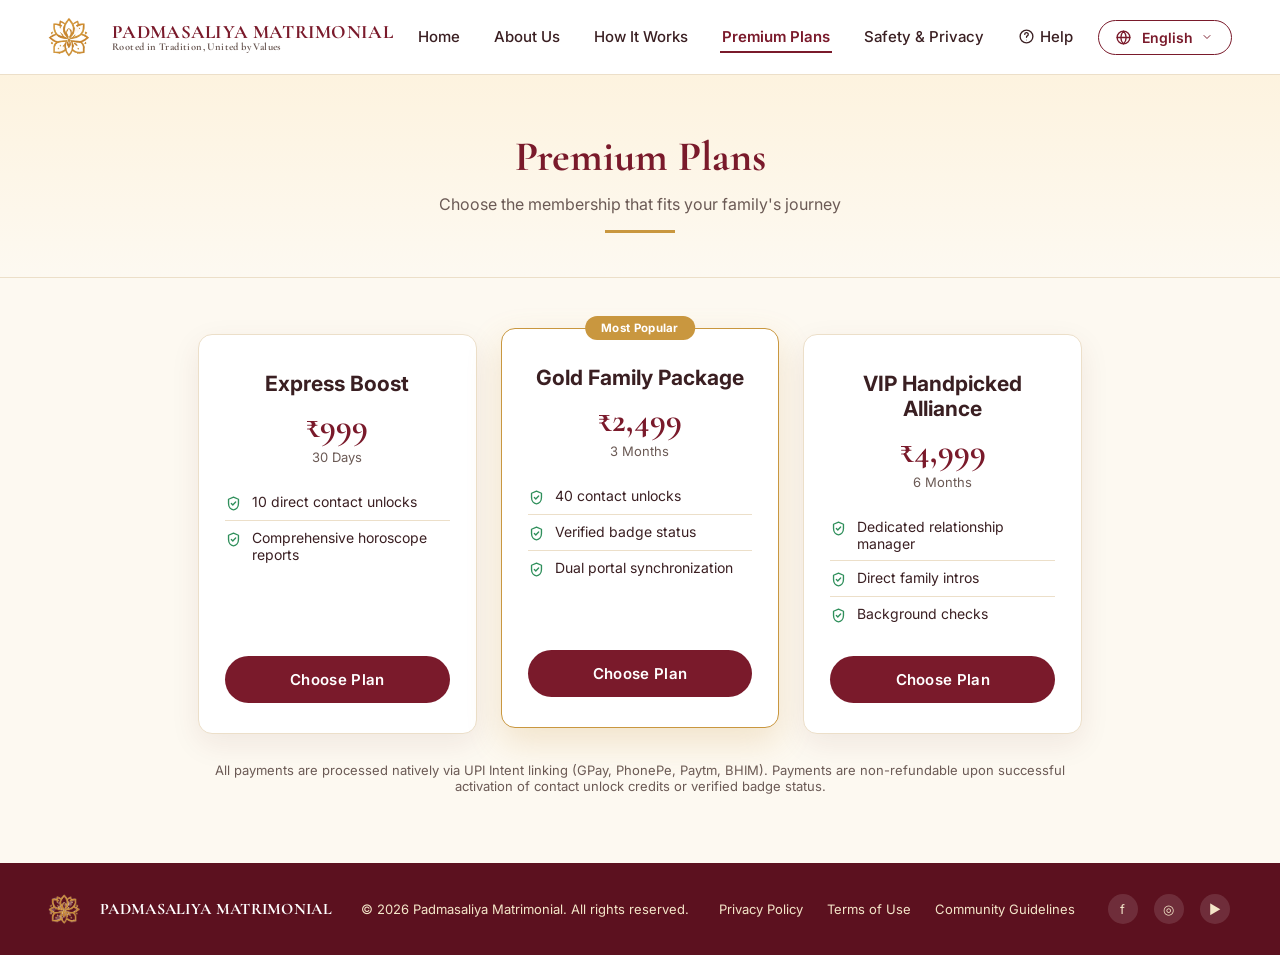
<file: padmasaliya-matrimonial-website8-fixed10/premium-plans.html>
<!DOCTYPE html>
<html lang="en">
<head>
<meta charset="UTF-8">
<meta name="viewport" content="width=device-width, initial-scale=1.0">
<title>Padmasaliya Matrimonial — Premium Plans</title>
<link rel="preconnect" href="https://fonts.googleapis.com">
<link href="https://fonts.googleapis.com/css2?family=Cormorant+Garamond:wght@500;600;700&family=Inter:wght@400;500;600;700&family=Noto+Sans+Tamil:wght@500;600;700&family=Noto+Sans+Telugu:wght@500;600;700&display=swap" rel="stylesheet">
<link rel="stylesheet" href="css/style.css?v=3">
<link rel="stylesheet" href="css/v2.css?v=3">
<link rel="icon" type="image/png" href="assets/img/logo-icon.png">
<link rel="apple-touch-icon" href="assets/img/logo-icon.png">
<meta name="description" content="Padmasaliya Matrimonial — an exclusive, verified matchmaking platform for the Padmasaliya community. Create profiles, search trusted matches and connect on shared values.">
<meta name="theme-color" content="#7a1a2b">
<meta property="og:title" content="Padmasaliya Matrimonial">
<meta property="og:description" content="Rooted in Tradition, United by Values. Verified matrimonial profiles for the Padmasaliya community.">
<meta property="og:type" content="website">
<meta property="og:image" content="assets/img/logo-icon.png">
<meta name="twitter:card" content="summary">
</head>
<body>
<svg style="display:none">
<defs>
<symbol id="i-globe" viewBox="0 0 24 24"><circle cx="12" cy="12" r="9"/><path d="M3 12h18M12 3c2.5 2.7 3.8 6 3.8 9s-1.3 6.3-3.8 9c-2.5-2.7-3.8-6-3.8-9s1.3-6.3 3.8-9z"/></symbol>
<symbol id="i-shield" viewBox="0 0 24 24"><path d="M12 3l7 3v6c0 4.6-3 8.4-7 9-4-.6-7-4.4-7-9V6l7-3z"/></symbol>
<symbol id="i-shield-check" viewBox="0 0 24 24"><path d="M12 3l7 3v6c0 4.6-3 8.4-7 9-4-.6-7-4.4-7-9V6l7-3z"/><path d="M9 12l2 2 4-4"/></symbol>
<symbol id="i-lock" viewBox="0 0 24 24"><rect x="5" y="11" width="14" height="9" rx="2"/><path d="M8 11V8a4 4 0 0 1 8 0v3"/></symbol>
<symbol id="i-users" viewBox="0 0 24 24"><circle cx="9" cy="8" r="3"/><path d="M3 20c0-3.3 2.7-6 6-6s6 2.7 6 6"/><circle cx="17" cy="9" r="2.4"/><path d="M15.5 14.2c2.6.4 4.5 2.5 4.5 5.3"/></symbol>
<symbol id="i-family" viewBox="0 0 24 24"><circle cx="8" cy="7" r="2.6"/><circle cx="16" cy="7" r="2.6"/><path d="M3 20c0-3 2.2-5.4 5-5.4s5 2.4 5 5.4M11 20c0-3 2.2-5.4 5-5.4s5 2.4 5 5.4"/></symbol>
<symbol id="i-couple" viewBox="0 0 24 24"><circle cx="9" cy="7" r="2.6"/><circle cx="16" cy="9" r="2.2"/><path d="M4 20c0-3 2.2-5.4 5-5.4s5 2.4 5 5.4M14 20c0-2.4 1.8-4.4 4-4.4s4 2 4 4.4"/></symbol>
<symbol id="i-user" viewBox="0 0 24 24"><circle cx="12" cy="8" r="4"/><path d="M4 21c0-4.4 3.6-7 8-7s8 2.6 8 7"/></symbol>
<symbol id="i-search" viewBox="0 0 24 24"><circle cx="11" cy="11" r="7"/><path d="M21 21l-4.3-4.3"/></symbol>
<symbol id="i-filter" viewBox="0 0 24 24"><path d="M4 5h16M7 12h10M10 19h4"/></symbol>
<symbol id="i-bookmark" viewBox="0 0 24 24"><path d="M6 3h12v18l-6-4-6 4V3z"/></symbol>
<symbol id="i-send" viewBox="0 0 24 24"><path d="M22 2L11 13"/><path d="M22 2l-7 20-4-9-9-4 20-7z"/></symbol>
<symbol id="i-heart" viewBox="0 0 24 24"><path d="M12 21s-7.5-4.6-10-9.3C.5 8 2.4 4.5 6 4c2-.3 3.8.7 6 3 2.2-2.3 4-3.3 6-3 3.6.5 5.5 4 4 7.7C19.5 16.4 12 21 12 21z"/></symbol>
<symbol id="i-heart-fill" viewBox="0 0 24 24" fill="currentColor" stroke="none"><path d="M12 21s-7.5-4.6-10-9.3C.5 8 2.4 4.5 6 4c2-.3 3.8.7 6 3 2.2-2.3 4-3.3 6-3 3.6.5 5.5 4 4 7.7C19.5 16.4 12 21 12 21z"/></symbol>
<symbol id="i-crown" viewBox="0 0 24 24"><path d="M3 8l4 3 5-6 5 6 4-3-2 11H5L3 8z"/></symbol>
<symbol id="i-bell" viewBox="0 0 24 24"><path d="M18 16v-5a6 6 0 1 0-12 0v5l-2 3h16l-2-3z"/><path d="M10 20a2 2 0 0 0 4 0"/></symbol>
<symbol id="i-gear" viewBox="0 0 24 24"><circle cx="12" cy="12" r="3.2"/><path d="M19.4 13.5a7.9 7.9 0 0 0 0-3l2-1.6-2-3.4-2.4.7a8 8 0 0 0-2.6-1.5L14 2h-4l-.4 2.7a8 8 0 0 0-2.6 1.5l-2.4-.7-2 3.4L4.6 10.5a7.9 7.9 0 0 0 0 3l-2 1.6 2 3.4 2.4-.7a8 8 0 0 0 2.6 1.5L10 22h4l.4-2.7a8 8 0 0 0 2.6-1.5l2.4.7 2-3.4-2-1.6z"/></symbol>
<symbol id="i-logout" viewBox="0 0 24 24"><path d="M9 21H5a2 2 0 0 1-2-2V5a2 2 0 0 1 2-2h4"/><path d="M16 17l5-5-5-5"/><path d="M21 12H9"/></symbol>
<symbol id="i-headset" viewBox="0 0 24 24"><path d="M4 13v-1a8 8 0 0 1 16 0v1"/><rect x="2" y="13" width="5" height="7" rx="2"/><rect x="17" y="13" width="5" height="7" rx="2"/></symbol>
<symbol id="i-home" viewBox="0 0 24 24"><path d="M4 11l8-7 8 7v9a1 1 0 0 1-1 1h-4v-6H9v6H5a1 1 0 0 1-1-1v-9z"/></symbol>
<symbol id="i-plus" viewBox="0 0 24 24"><path d="M12 5v14M5 12h14"/></symbol>
<symbol id="i-chevron-down" viewBox="0 0 24 24"><path d="M6 9l6 6 6-6"/></symbol>
<symbol id="i-ticket" viewBox="0 0 24 24"><path d="M3 8a2 2 0 0 1 2-2h14a2 2 0 0 1 2 2v2a2 2 0 0 0 0 4v2a2 2 0 0 1-2 2H5a2 2 0 0 1-2-2v-2a2 2 0 0 0 0-4V8z"/><path d="M13 6v12" stroke-dasharray="2 3"/></symbol>
<symbol id="i-help" viewBox="0 0 24 24"><circle cx="12" cy="12" r="9"/><path d="M9.5 9a2.5 2.5 0 1 1 3.7 2.2c-.9.5-1.2 1-1.2 1.8"/><circle cx="12" cy="17" r=".6" fill="currentColor" stroke="none"/></symbol>
<symbol id="i-diya" viewBox="0 0 60 60"><path d="M6 41c0 4 24 6 24 6s24-2 24-6c0-3.2-8-5.2-24-5.2S6 37.8 6 41z" fill="#c9973f"/><path d="M14 41c2 2 12 3 16 3s14-1 16-3" fill="none" stroke="#8a611f" stroke-width="1"/><ellipse cx="30" cy="30" rx="3" ry="4" fill="#7a1a2b"/><path d="M30 27c-3.5-5-1.5-9 0-12.5 1.5 3.5 3.5 7.5 0 12.5z" fill="#f4b23e" stroke="none"/><path d="M30 25c-1.8-2.6-.8-4.6 0-6.4 .8 1.8 1.8 3.8 0 6.4z" fill="#fff3d1" stroke="none"/></symbol>
</defs>
</svg>

<section id="screen2" class="screen active">

  <nav class="s2-nav" id="s2navbar">
    <a href="home.html" class="brand-mark" style="text-decoration:none;color:inherit;">
      <img src="assets/img/logo-icon.png" alt="Padmasaliya Matrimonial" width="52" height="42" style="object-fit:contain;">
      <div class="brand-name"><b>PADMASALIYA MATRIMONIAL</b><div class="brand-tagline">Rooted in Tradition, United by Values</div></div>
    </a>
    <div class="s2-links">
      <a href="home.html">Home</a>
      <a href="about.html">About Us</a>
      <a href="how-it-works.html">How It Works</a>
      <a class="active" href="premium-plans.html">Premium Plans</a>
      <a href="safety-privacy.html">Safety &amp; Privacy</a>
      <a href="help.html"><svg class="icon" style="margin-right:5px;"><use href="#i-help"></use></svg>Help</a>
    </div>
    <div class="lang-dd" data-langdd>
      <button class="lang-dd-btn" data-dd-toggle><svg class="icon"><use href="#i-globe"></use></svg> <span data-i18n-lang-label>English</span> <svg class="icon icon-sm"><use href="#i-chevron-down"></use></svg></button>
      <div class="lang-dd-menu">
        <button data-lang="en" class="sel"><span class="dd-flag">EN</span> English</button>
        <button data-lang="ta"><span class="dd-flag">அ</span> தமிழ் (Tamil)</button>
        <button data-lang="te"><span class="dd-flag">తె</span> తెలుగు (Telugu)</button>
      </div>
    </div>
  </nav>

  <div class="cp-hero">
    <h1>Premium Plans</h1>
    <p>Choose the membership that fits your family's journey</p>
    <div class="cp-rule"></div>
  </div>
  <div class="cp-wrap">
    <div class="cp-plans-grid">
      <div class="cp-plan">
        
        <h3>Express Boost</h3>
        <div class="price">&#8377;999</div>
        <span class="period">30 Days</span>
        <ul>
          <li><svg class="icon"><use href="#i-shield-check"></use></svg> 10 direct contact unlocks</li>
          <li><svg class="icon"><use href="#i-shield-check"></use></svg> Comprehensive horoscope reports</li>
        </ul>
        <button class="btn-primary full" style="width:100%;">Choose Plan</button>
      </div>
      <div class="cp-plan featured">
        <span class="cp-plan-badge">Most Popular</span>
        <h3>Gold Family Package</h3>
        <div class="price">&#8377;2,499</div>
        <span class="period">3 Months</span>
        <ul>
          <li><svg class="icon"><use href="#i-shield-check"></use></svg> 40 contact unlocks</li>
          <li><svg class="icon"><use href="#i-shield-check"></use></svg> Verified badge status</li>
          <li><svg class="icon"><use href="#i-shield-check"></use></svg> Dual portal synchronization</li>
        </ul>
        <button class="btn-primary full" style="width:100%;">Choose Plan</button>
      </div>
      <div class="cp-plan">
        
        <h3>VIP Handpicked Alliance</h3>
        <div class="price">&#8377;4,999</div>
        <span class="period">6 Months</span>
        <ul>
          <li><svg class="icon"><use href="#i-shield-check"></use></svg> Dedicated relationship manager</li>
          <li><svg class="icon"><use href="#i-shield-check"></use></svg> Direct family intros</li>
          <li><svg class="icon"><use href="#i-shield-check"></use></svg> Background checks</li>
        </ul>
        <button class="btn-primary full" style="width:100%;">Choose Plan</button>
      </div>
    </div>
    <p style="text-align:center;color:var(--ink-soft);font-size:13px;margin-top:28px;">All payments are processed natively via UPI Intent linking (GPay, PhonePe, Paytm, BHIM). Payments are non-refundable upon successful activation of contact unlock credits or verified badge status.</p>
  </div>


  <footer class="s2-footer">
    <div class="brand-mark">
      <img src="assets/img/logo-icon.png" alt="Padmasaliya Matrimonial" width="40" height="32" style="object-fit:contain;">
      <div class="brand-name"><b>PADMASALIYA MATRIMONIAL</b></div>
    </div>
    <span>&copy; 2026 Padmasaliya Matrimonial. All rights reserved.</span>
    <div class="s2-footer-links">
      <a href="privacy-policy.html">Privacy Policy</a><a href="terms.html">Terms of Use</a><a href="terms.html">Community Guidelines</a>
    </div>
    <div class="s2-social"><a href="#" title="Facebook"><span>f</span></a><a href="#" title="Instagram"><span>&#9678;</span></a><a href="#" title="YouTube"><span>&#9654;</span></a></div>
  </footer>

</section>
<div class="toast" id="toast"></div>
<script src="js/main.js?v=3"></script>
</body>
</html>
</file>
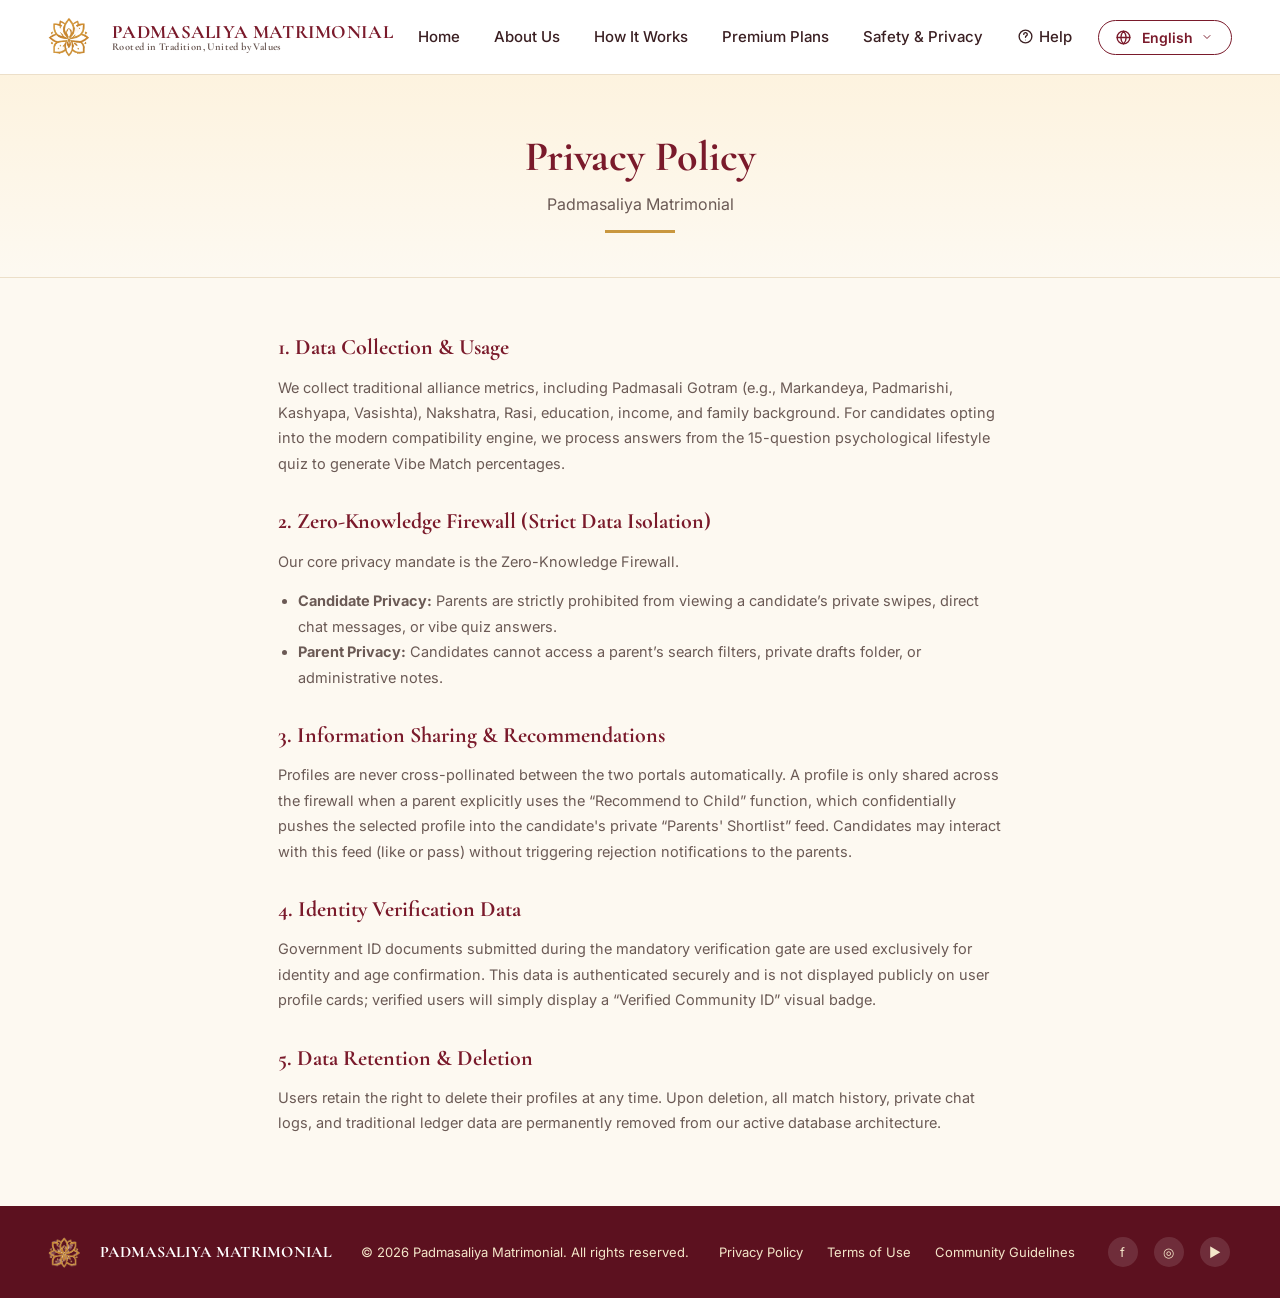
<file: padmasaliya-matrimonial-website8-fixed10/privacy-policy.html>
<!DOCTYPE html>
<html lang="en">
<head>
<meta charset="UTF-8">
<meta name="viewport" content="width=device-width, initial-scale=1.0">
<title>Padmasaliya Matrimonial — Privacy Policy</title>
<link rel="preconnect" href="https://fonts.googleapis.com">
<link href="https://fonts.googleapis.com/css2?family=Cormorant+Garamond:wght@500;600;700&family=Inter:wght@400;500;600;700&family=Noto+Sans+Tamil:wght@500;600;700&family=Noto+Sans+Telugu:wght@500;600;700&display=swap" rel="stylesheet">
<link rel="stylesheet" href="css/style.css?v=3">
<link rel="stylesheet" href="css/v2.css?v=3">
<link rel="icon" type="image/png" href="assets/img/logo-icon.png">
<link rel="apple-touch-icon" href="assets/img/logo-icon.png">
<meta name="description" content="Padmasaliya Matrimonial — an exclusive, verified matchmaking platform for the Padmasaliya community. Create profiles, search trusted matches and connect on shared values.">
<meta name="theme-color" content="#7a1a2b">
<meta property="og:title" content="Padmasaliya Matrimonial">
<meta property="og:description" content="Rooted in Tradition, United by Values. Verified matrimonial profiles for the Padmasaliya community.">
<meta property="og:type" content="website">
<meta property="og:image" content="assets/img/logo-icon.png">
<meta name="twitter:card" content="summary">
</head>
<body>
<svg style="display:none">
<defs>
<symbol id="i-globe" viewBox="0 0 24 24"><circle cx="12" cy="12" r="9"/><path d="M3 12h18M12 3c2.5 2.7 3.8 6 3.8 9s-1.3 6.3-3.8 9c-2.5-2.7-3.8-6-3.8-9s1.3-6.3 3.8-9z"/></symbol>
<symbol id="i-shield" viewBox="0 0 24 24"><path d="M12 3l7 3v6c0 4.6-3 8.4-7 9-4-.6-7-4.4-7-9V6l7-3z"/></symbol>
<symbol id="i-shield-check" viewBox="0 0 24 24"><path d="M12 3l7 3v6c0 4.6-3 8.4-7 9-4-.6-7-4.4-7-9V6l7-3z"/><path d="M9 12l2 2 4-4"/></symbol>
<symbol id="i-lock" viewBox="0 0 24 24"><rect x="5" y="11" width="14" height="9" rx="2"/><path d="M8 11V8a4 4 0 0 1 8 0v3"/></symbol>
<symbol id="i-users" viewBox="0 0 24 24"><circle cx="9" cy="8" r="3"/><path d="M3 20c0-3.3 2.7-6 6-6s6 2.7 6 6"/><circle cx="17" cy="9" r="2.4"/><path d="M15.5 14.2c2.6.4 4.5 2.5 4.5 5.3"/></symbol>
<symbol id="i-family" viewBox="0 0 24 24"><circle cx="8" cy="7" r="2.6"/><circle cx="16" cy="7" r="2.6"/><path d="M3 20c0-3 2.2-5.4 5-5.4s5 2.4 5 5.4M11 20c0-3 2.2-5.4 5-5.4s5 2.4 5 5.4"/></symbol>
<symbol id="i-couple" viewBox="0 0 24 24"><circle cx="9" cy="7" r="2.6"/><circle cx="16" cy="9" r="2.2"/><path d="M4 20c0-3 2.2-5.4 5-5.4s5 2.4 5 5.4M14 20c0-2.4 1.8-4.4 4-4.4s4 2 4 4.4"/></symbol>
<symbol id="i-user" viewBox="0 0 24 24"><circle cx="12" cy="8" r="4"/><path d="M4 21c0-4.4 3.6-7 8-7s8 2.6 8 7"/></symbol>
<symbol id="i-search" viewBox="0 0 24 24"><circle cx="11" cy="11" r="7"/><path d="M21 21l-4.3-4.3"/></symbol>
<symbol id="i-filter" viewBox="0 0 24 24"><path d="M4 5h16M7 12h10M10 19h4"/></symbol>
<symbol id="i-bookmark" viewBox="0 0 24 24"><path d="M6 3h12v18l-6-4-6 4V3z"/></symbol>
<symbol id="i-send" viewBox="0 0 24 24"><path d="M22 2L11 13"/><path d="M22 2l-7 20-4-9-9-4 20-7z"/></symbol>
<symbol id="i-heart" viewBox="0 0 24 24"><path d="M12 21s-7.5-4.6-10-9.3C.5 8 2.4 4.5 6 4c2-.3 3.8.7 6 3 2.2-2.3 4-3.3 6-3 3.6.5 5.5 4 4 7.7C19.5 16.4 12 21 12 21z"/></symbol>
<symbol id="i-heart-fill" viewBox="0 0 24 24" fill="currentColor" stroke="none"><path d="M12 21s-7.5-4.6-10-9.3C.5 8 2.4 4.5 6 4c2-.3 3.8.7 6 3 2.2-2.3 4-3.3 6-3 3.6.5 5.5 4 4 7.7C19.5 16.4 12 21 12 21z"/></symbol>
<symbol id="i-crown" viewBox="0 0 24 24"><path d="M3 8l4 3 5-6 5 6 4-3-2 11H5L3 8z"/></symbol>
<symbol id="i-bell" viewBox="0 0 24 24"><path d="M18 16v-5a6 6 0 1 0-12 0v5l-2 3h16l-2-3z"/><path d="M10 20a2 2 0 0 0 4 0"/></symbol>
<symbol id="i-gear" viewBox="0 0 24 24"><circle cx="12" cy="12" r="3.2"/><path d="M19.4 13.5a7.9 7.9 0 0 0 0-3l2-1.6-2-3.4-2.4.7a8 8 0 0 0-2.6-1.5L14 2h-4l-.4 2.7a8 8 0 0 0-2.6 1.5l-2.4-.7-2 3.4L4.6 10.5a7.9 7.9 0 0 0 0 3l-2 1.6 2 3.4 2.4-.7a8 8 0 0 0 2.6 1.5L10 22h4l.4-2.7a8 8 0 0 0 2.6-1.5l2.4.7 2-3.4-2-1.6z"/></symbol>
<symbol id="i-logout" viewBox="0 0 24 24"><path d="M9 21H5a2 2 0 0 1-2-2V5a2 2 0 0 1 2-2h4"/><path d="M16 17l5-5-5-5"/><path d="M21 12H9"/></symbol>
<symbol id="i-headset" viewBox="0 0 24 24"><path d="M4 13v-1a8 8 0 0 1 16 0v1"/><rect x="2" y="13" width="5" height="7" rx="2"/><rect x="17" y="13" width="5" height="7" rx="2"/></symbol>
<symbol id="i-home" viewBox="0 0 24 24"><path d="M4 11l8-7 8 7v9a1 1 0 0 1-1 1h-4v-6H9v6H5a1 1 0 0 1-1-1v-9z"/></symbol>
<symbol id="i-plus" viewBox="0 0 24 24"><path d="M12 5v14M5 12h14"/></symbol>
<symbol id="i-chevron-down" viewBox="0 0 24 24"><path d="M6 9l6 6 6-6"/></symbol>
<symbol id="i-ticket" viewBox="0 0 24 24"><path d="M3 8a2 2 0 0 1 2-2h14a2 2 0 0 1 2 2v2a2 2 0 0 0 0 4v2a2 2 0 0 1-2 2H5a2 2 0 0 1-2-2v-2a2 2 0 0 0 0-4V8z"/><path d="M13 6v12" stroke-dasharray="2 3"/></symbol>
<symbol id="i-help" viewBox="0 0 24 24"><circle cx="12" cy="12" r="9"/><path d="M9.5 9a2.5 2.5 0 1 1 3.7 2.2c-.9.5-1.2 1-1.2 1.8"/><circle cx="12" cy="17" r=".6" fill="currentColor" stroke="none"/></symbol>
<symbol id="i-diya" viewBox="0 0 60 60"><path d="M6 41c0 4 24 6 24 6s24-2 24-6c0-3.2-8-5.2-24-5.2S6 37.8 6 41z" fill="#c9973f"/><path d="M14 41c2 2 12 3 16 3s14-1 16-3" fill="none" stroke="#8a611f" stroke-width="1"/><ellipse cx="30" cy="30" rx="3" ry="4" fill="#7a1a2b"/><path d="M30 27c-3.5-5-1.5-9 0-12.5 1.5 3.5 3.5 7.5 0 12.5z" fill="#f4b23e" stroke="none"/><path d="M30 25c-1.8-2.6-.8-4.6 0-6.4 .8 1.8 1.8 3.8 0 6.4z" fill="#fff3d1" stroke="none"/></symbol>
</defs>
</svg>

<section id="screen2" class="screen active">

  <nav class="s2-nav" id="s2navbar">
    <a href="home.html" class="brand-mark" style="text-decoration:none;color:inherit;">
      <img src="assets/img/logo-icon.png" alt="Padmasaliya Matrimonial" width="52" height="42" style="object-fit:contain;">
      <div class="brand-name"><b>PADMASALIYA MATRIMONIAL</b><div class="brand-tagline">Rooted in Tradition, United by Values</div></div>
    </a>
    <div class="s2-links">
      <a href="home.html">Home</a>
      <a href="about.html">About Us</a>
      <a href="how-it-works.html">How It Works</a>
      <a href="premium-plans.html">Premium Plans</a>
      <a href="safety-privacy.html">Safety &amp; Privacy</a>
      <a href="help.html"><svg class="icon" style="margin-right:5px;"><use href="#i-help"></use></svg>Help</a>
    </div>
    <div class="lang-dd" data-langdd>
      <button class="lang-dd-btn" data-dd-toggle><svg class="icon"><use href="#i-globe"></use></svg> <span data-i18n-lang-label>English</span> <svg class="icon icon-sm"><use href="#i-chevron-down"></use></svg></button>
      <div class="lang-dd-menu">
        <button data-lang="en" class="sel"><span class="dd-flag">EN</span> English</button>
        <button data-lang="ta"><span class="dd-flag">அ</span> தமிழ் (Tamil)</button>
        <button data-lang="te"><span class="dd-flag">తె</span> తెలుగు (Telugu)</button>
      </div>
    </div>
  </nav>

  <div class="cp-hero">
    <h1>Privacy Policy</h1>
    <p>Padmasaliya Matrimonial</p>
    <div class="cp-rule"></div>
  </div>
  <div class="cp-wrap narrow cp-legal">
    <h2>1. Data Collection &amp; Usage</h2>
    <p>We collect traditional alliance metrics, including Padmasali Gotram (e.g., Markandeya, Padmarishi, Kashyapa, Vasishta), Nakshatra, Rasi, education, income, and family background. For candidates opting into the modern compatibility engine, we process answers from the 15-question psychological lifestyle quiz to generate Vibe Match percentages.</p>
    <h2>2. Zero-Knowledge Firewall (Strict Data Isolation)</h2>
    <p>Our core privacy mandate is the Zero-Knowledge Firewall.</p>
    <ul>
      <li><b>Candidate Privacy:</b> Parents are strictly prohibited from viewing a candidate&rsquo;s private swipes, direct chat messages, or vibe quiz answers.</li>
      <li><b>Parent Privacy:</b> Candidates cannot access a parent&rsquo;s search filters, private drafts folder, or administrative notes.</li>
    </ul>
    <h2>3. Information Sharing &amp; Recommendations</h2>
    <p>Profiles are never cross-pollinated between the two portals automatically. A profile is only shared across the firewall when a parent explicitly uses the &ldquo;Recommend to Child&rdquo; function, which confidentially pushes the selected profile into the candidate's private &ldquo;Parents' Shortlist&rdquo; feed. Candidates may interact with this feed (like or pass) without triggering rejection notifications to the parents.</p>
    <h2>4. Identity Verification Data</h2>
    <p>Government ID documents submitted during the mandatory verification gate are used exclusively for identity and age confirmation. This data is authenticated securely and is not displayed publicly on user profile cards; verified users will simply display a &ldquo;Verified Community ID&rdquo; visual badge.</p>
    <h2>5. Data Retention &amp; Deletion</h2>
    <p>Users retain the right to delete their profiles at any time. Upon deletion, all match history, private chat logs, and traditional ledger data are permanently removed from our active database architecture.</p>
  </div>


  <footer class="s2-footer">
    <div class="brand-mark">
      <img src="assets/img/logo-icon.png" alt="Padmasaliya Matrimonial" width="40" height="32" style="object-fit:contain;">
      <div class="brand-name"><b>PADMASALIYA MATRIMONIAL</b></div>
    </div>
    <span>&copy; 2026 Padmasaliya Matrimonial. All rights reserved.</span>
    <div class="s2-footer-links">
      <a href="privacy-policy.html">Privacy Policy</a><a href="terms.html">Terms of Use</a><a href="terms.html">Community Guidelines</a>
    </div>
    <div class="s2-social"><a href="#" title="Facebook"><span>f</span></a><a href="#" title="Instagram"><span>&#9678;</span></a><a href="#" title="YouTube"><span>&#9654;</span></a></div>
  </footer>

</section>
<div class="toast" id="toast"></div>
<script src="js/main.js?v=3"></script>
</body>
</html>
</file>
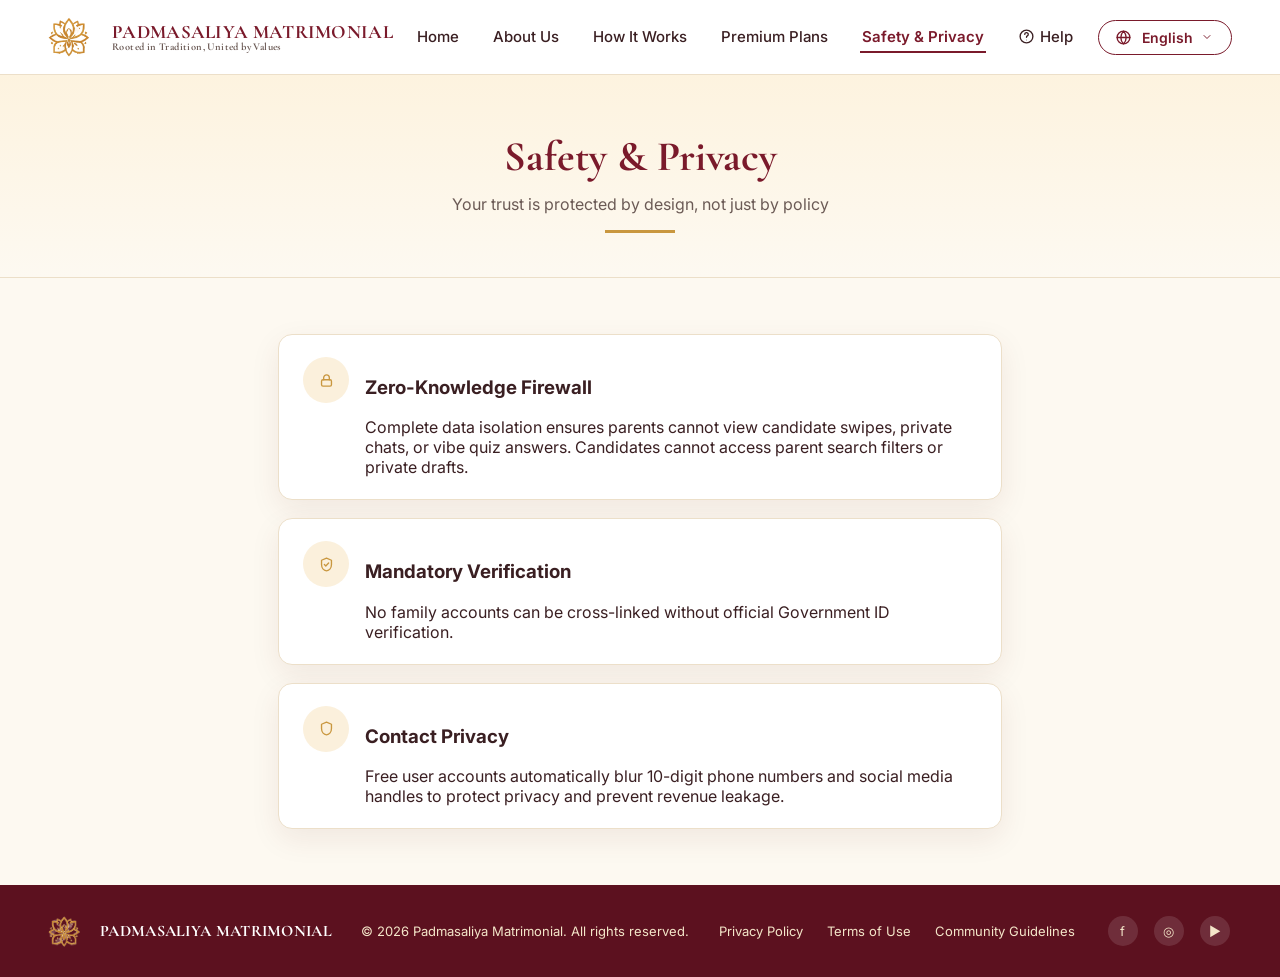
<file: padmasaliya-matrimonial-website8-fixed10/safety-privacy.html>
<!DOCTYPE html>
<html lang="en">
<head>
<meta charset="UTF-8">
<meta name="viewport" content="width=device-width, initial-scale=1.0">
<title>Padmasaliya Matrimonial — Safety & Privacy</title>
<link rel="preconnect" href="https://fonts.googleapis.com">
<link href="https://fonts.googleapis.com/css2?family=Cormorant+Garamond:wght@500;600;700&family=Inter:wght@400;500;600;700&family=Noto+Sans+Tamil:wght@500;600;700&family=Noto+Sans+Telugu:wght@500;600;700&display=swap" rel="stylesheet">
<link rel="stylesheet" href="css/style.css?v=3">
<link rel="stylesheet" href="css/v2.css?v=3">
<link rel="icon" type="image/png" href="assets/img/logo-icon.png">
<link rel="apple-touch-icon" href="assets/img/logo-icon.png">
<meta name="description" content="Padmasaliya Matrimonial — an exclusive, verified matchmaking platform for the Padmasaliya community. Create profiles, search trusted matches and connect on shared values.">
<meta name="theme-color" content="#7a1a2b">
<meta property="og:title" content="Padmasaliya Matrimonial">
<meta property="og:description" content="Rooted in Tradition, United by Values. Verified matrimonial profiles for the Padmasaliya community.">
<meta property="og:type" content="website">
<meta property="og:image" content="assets/img/logo-icon.png">
<meta name="twitter:card" content="summary">
</head>
<body>
<svg style="display:none">
<defs>
<symbol id="i-globe" viewBox="0 0 24 24"><circle cx="12" cy="12" r="9"/><path d="M3 12h18M12 3c2.5 2.7 3.8 6 3.8 9s-1.3 6.3-3.8 9c-2.5-2.7-3.8-6-3.8-9s1.3-6.3 3.8-9z"/></symbol>
<symbol id="i-shield" viewBox="0 0 24 24"><path d="M12 3l7 3v6c0 4.6-3 8.4-7 9-4-.6-7-4.4-7-9V6l7-3z"/></symbol>
<symbol id="i-shield-check" viewBox="0 0 24 24"><path d="M12 3l7 3v6c0 4.6-3 8.4-7 9-4-.6-7-4.4-7-9V6l7-3z"/><path d="M9 12l2 2 4-4"/></symbol>
<symbol id="i-lock" viewBox="0 0 24 24"><rect x="5" y="11" width="14" height="9" rx="2"/><path d="M8 11V8a4 4 0 0 1 8 0v3"/></symbol>
<symbol id="i-users" viewBox="0 0 24 24"><circle cx="9" cy="8" r="3"/><path d="M3 20c0-3.3 2.7-6 6-6s6 2.7 6 6"/><circle cx="17" cy="9" r="2.4"/><path d="M15.5 14.2c2.6.4 4.5 2.5 4.5 5.3"/></symbol>
<symbol id="i-family" viewBox="0 0 24 24"><circle cx="8" cy="7" r="2.6"/><circle cx="16" cy="7" r="2.6"/><path d="M3 20c0-3 2.2-5.4 5-5.4s5 2.4 5 5.4M11 20c0-3 2.2-5.4 5-5.4s5 2.4 5 5.4"/></symbol>
<symbol id="i-couple" viewBox="0 0 24 24"><circle cx="9" cy="7" r="2.6"/><circle cx="16" cy="9" r="2.2"/><path d="M4 20c0-3 2.2-5.4 5-5.4s5 2.4 5 5.4M14 20c0-2.4 1.8-4.4 4-4.4s4 2 4 4.4"/></symbol>
<symbol id="i-user" viewBox="0 0 24 24"><circle cx="12" cy="8" r="4"/><path d="M4 21c0-4.4 3.6-7 8-7s8 2.6 8 7"/></symbol>
<symbol id="i-search" viewBox="0 0 24 24"><circle cx="11" cy="11" r="7"/><path d="M21 21l-4.3-4.3"/></symbol>
<symbol id="i-filter" viewBox="0 0 24 24"><path d="M4 5h16M7 12h10M10 19h4"/></symbol>
<symbol id="i-bookmark" viewBox="0 0 24 24"><path d="M6 3h12v18l-6-4-6 4V3z"/></symbol>
<symbol id="i-send" viewBox="0 0 24 24"><path d="M22 2L11 13"/><path d="M22 2l-7 20-4-9-9-4 20-7z"/></symbol>
<symbol id="i-heart" viewBox="0 0 24 24"><path d="M12 21s-7.5-4.6-10-9.3C.5 8 2.4 4.5 6 4c2-.3 3.8.7 6 3 2.2-2.3 4-3.3 6-3 3.6.5 5.5 4 4 7.7C19.5 16.4 12 21 12 21z"/></symbol>
<symbol id="i-heart-fill" viewBox="0 0 24 24" fill="currentColor" stroke="none"><path d="M12 21s-7.5-4.6-10-9.3C.5 8 2.4 4.5 6 4c2-.3 3.8.7 6 3 2.2-2.3 4-3.3 6-3 3.6.5 5.5 4 4 7.7C19.5 16.4 12 21 12 21z"/></symbol>
<symbol id="i-crown" viewBox="0 0 24 24"><path d="M3 8l4 3 5-6 5 6 4-3-2 11H5L3 8z"/></symbol>
<symbol id="i-bell" viewBox="0 0 24 24"><path d="M18 16v-5a6 6 0 1 0-12 0v5l-2 3h16l-2-3z"/><path d="M10 20a2 2 0 0 0 4 0"/></symbol>
<symbol id="i-gear" viewBox="0 0 24 24"><circle cx="12" cy="12" r="3.2"/><path d="M19.4 13.5a7.9 7.9 0 0 0 0-3l2-1.6-2-3.4-2.4.7a8 8 0 0 0-2.6-1.5L14 2h-4l-.4 2.7a8 8 0 0 0-2.6 1.5l-2.4-.7-2 3.4L4.6 10.5a7.9 7.9 0 0 0 0 3l-2 1.6 2 3.4 2.4-.7a8 8 0 0 0 2.6 1.5L10 22h4l.4-2.7a8 8 0 0 0 2.6-1.5l2.4.7 2-3.4-2-1.6z"/></symbol>
<symbol id="i-logout" viewBox="0 0 24 24"><path d="M9 21H5a2 2 0 0 1-2-2V5a2 2 0 0 1 2-2h4"/><path d="M16 17l5-5-5-5"/><path d="M21 12H9"/></symbol>
<symbol id="i-headset" viewBox="0 0 24 24"><path d="M4 13v-1a8 8 0 0 1 16 0v1"/><rect x="2" y="13" width="5" height="7" rx="2"/><rect x="17" y="13" width="5" height="7" rx="2"/></symbol>
<symbol id="i-home" viewBox="0 0 24 24"><path d="M4 11l8-7 8 7v9a1 1 0 0 1-1 1h-4v-6H9v6H5a1 1 0 0 1-1-1v-9z"/></symbol>
<symbol id="i-plus" viewBox="0 0 24 24"><path d="M12 5v14M5 12h14"/></symbol>
<symbol id="i-chevron-down" viewBox="0 0 24 24"><path d="M6 9l6 6 6-6"/></symbol>
<symbol id="i-ticket" viewBox="0 0 24 24"><path d="M3 8a2 2 0 0 1 2-2h14a2 2 0 0 1 2 2v2a2 2 0 0 0 0 4v2a2 2 0 0 1-2 2H5a2 2 0 0 1-2-2v-2a2 2 0 0 0 0-4V8z"/><path d="M13 6v12" stroke-dasharray="2 3"/></symbol>
<symbol id="i-help" viewBox="0 0 24 24"><circle cx="12" cy="12" r="9"/><path d="M9.5 9a2.5 2.5 0 1 1 3.7 2.2c-.9.5-1.2 1-1.2 1.8"/><circle cx="12" cy="17" r=".6" fill="currentColor" stroke="none"/></symbol>
<symbol id="i-diya" viewBox="0 0 60 60"><path d="M6 41c0 4 24 6 24 6s24-2 24-6c0-3.2-8-5.2-24-5.2S6 37.8 6 41z" fill="#c9973f"/><path d="M14 41c2 2 12 3 16 3s14-1 16-3" fill="none" stroke="#8a611f" stroke-width="1"/><ellipse cx="30" cy="30" rx="3" ry="4" fill="#7a1a2b"/><path d="M30 27c-3.5-5-1.5-9 0-12.5 1.5 3.5 3.5 7.5 0 12.5z" fill="#f4b23e" stroke="none"/><path d="M30 25c-1.8-2.6-.8-4.6 0-6.4 .8 1.8 1.8 3.8 0 6.4z" fill="#fff3d1" stroke="none"/></symbol>
</defs>
</svg>

<section id="screen2" class="screen active">

  <nav class="s2-nav" id="s2navbar">
    <a href="home.html" class="brand-mark" style="text-decoration:none;color:inherit;">
      <img src="assets/img/logo-icon.png" alt="Padmasaliya Matrimonial" width="52" height="42" style="object-fit:contain;">
      <div class="brand-name"><b>PADMASALIYA MATRIMONIAL</b><div class="brand-tagline">Rooted in Tradition, United by Values</div></div>
    </a>
    <div class="s2-links">
      <a href="home.html">Home</a>
      <a href="about.html">About Us</a>
      <a href="how-it-works.html">How It Works</a>
      <a href="premium-plans.html">Premium Plans</a>
      <a class="active" href="safety-privacy.html">Safety &amp; Privacy</a>
      <a href="help.html"><svg class="icon" style="margin-right:5px;"><use href="#i-help"></use></svg>Help</a>
    </div>
    <div class="lang-dd" data-langdd>
      <button class="lang-dd-btn" data-dd-toggle><svg class="icon"><use href="#i-globe"></use></svg> <span data-i18n-lang-label>English</span> <svg class="icon icon-sm"><use href="#i-chevron-down"></use></svg></button>
      <div class="lang-dd-menu">
        <button data-lang="en" class="sel"><span class="dd-flag">EN</span> English</button>
        <button data-lang="ta"><span class="dd-flag">அ</span> தமிழ் (Tamil)</button>
        <button data-lang="te"><span class="dd-flag">తె</span> తెలుగు (Telugu)</button>
      </div>
    </div>
  </nav>

  <div class="cp-hero">
    <h1>Safety &amp; Privacy</h1>
    <p>Your trust is protected by design, not just by policy</p>
    <div class="cp-rule"></div>
  </div>
  <div class="cp-wrap narrow">
    <div class="cp-safety-grid">
      <div class="cp-safety-item">
        <div class="ic"><svg class="icon"><use href="#i-lock"></use></svg></div>
        <div><h3>Zero-Knowledge Firewall</h3><p style="margin:0;">Complete data isolation ensures parents cannot view candidate swipes, private chats, or vibe quiz answers. Candidates cannot access parent search filters or private drafts.</p></div>
      </div>
      <div class="cp-safety-item">
        <div class="ic"><svg class="icon"><use href="#i-shield-check"></use></svg></div>
        <div><h3>Mandatory Verification</h3><p style="margin:0;">No family accounts can be cross-linked without official Government ID verification.</p></div>
      </div>
      <div class="cp-safety-item">
        <div class="ic"><svg class="icon"><use href="#i-shield"></use></svg></div>
        <div><h3>Contact Privacy</h3><p style="margin:0;">Free user accounts automatically blur 10-digit phone numbers and social media handles to protect privacy and prevent revenue leakage.</p></div>
      </div>
    </div>
  </div>


  <footer class="s2-footer">
    <div class="brand-mark">
      <img src="assets/img/logo-icon.png" alt="Padmasaliya Matrimonial" width="40" height="32" style="object-fit:contain;">
      <div class="brand-name"><b>PADMASALIYA MATRIMONIAL</b></div>
    </div>
    <span>&copy; 2026 Padmasaliya Matrimonial. All rights reserved.</span>
    <div class="s2-footer-links">
      <a href="privacy-policy.html">Privacy Policy</a><a href="terms.html">Terms of Use</a><a href="terms.html">Community Guidelines</a>
    </div>
    <div class="s2-social"><a href="#" title="Facebook"><span>f</span></a><a href="#" title="Instagram"><span>&#9678;</span></a><a href="#" title="YouTube"><span>&#9654;</span></a></div>
  </footer>

</section>
<div class="toast" id="toast"></div>
<script src="js/main.js?v=3"></script>
</body>
</html>
</file>
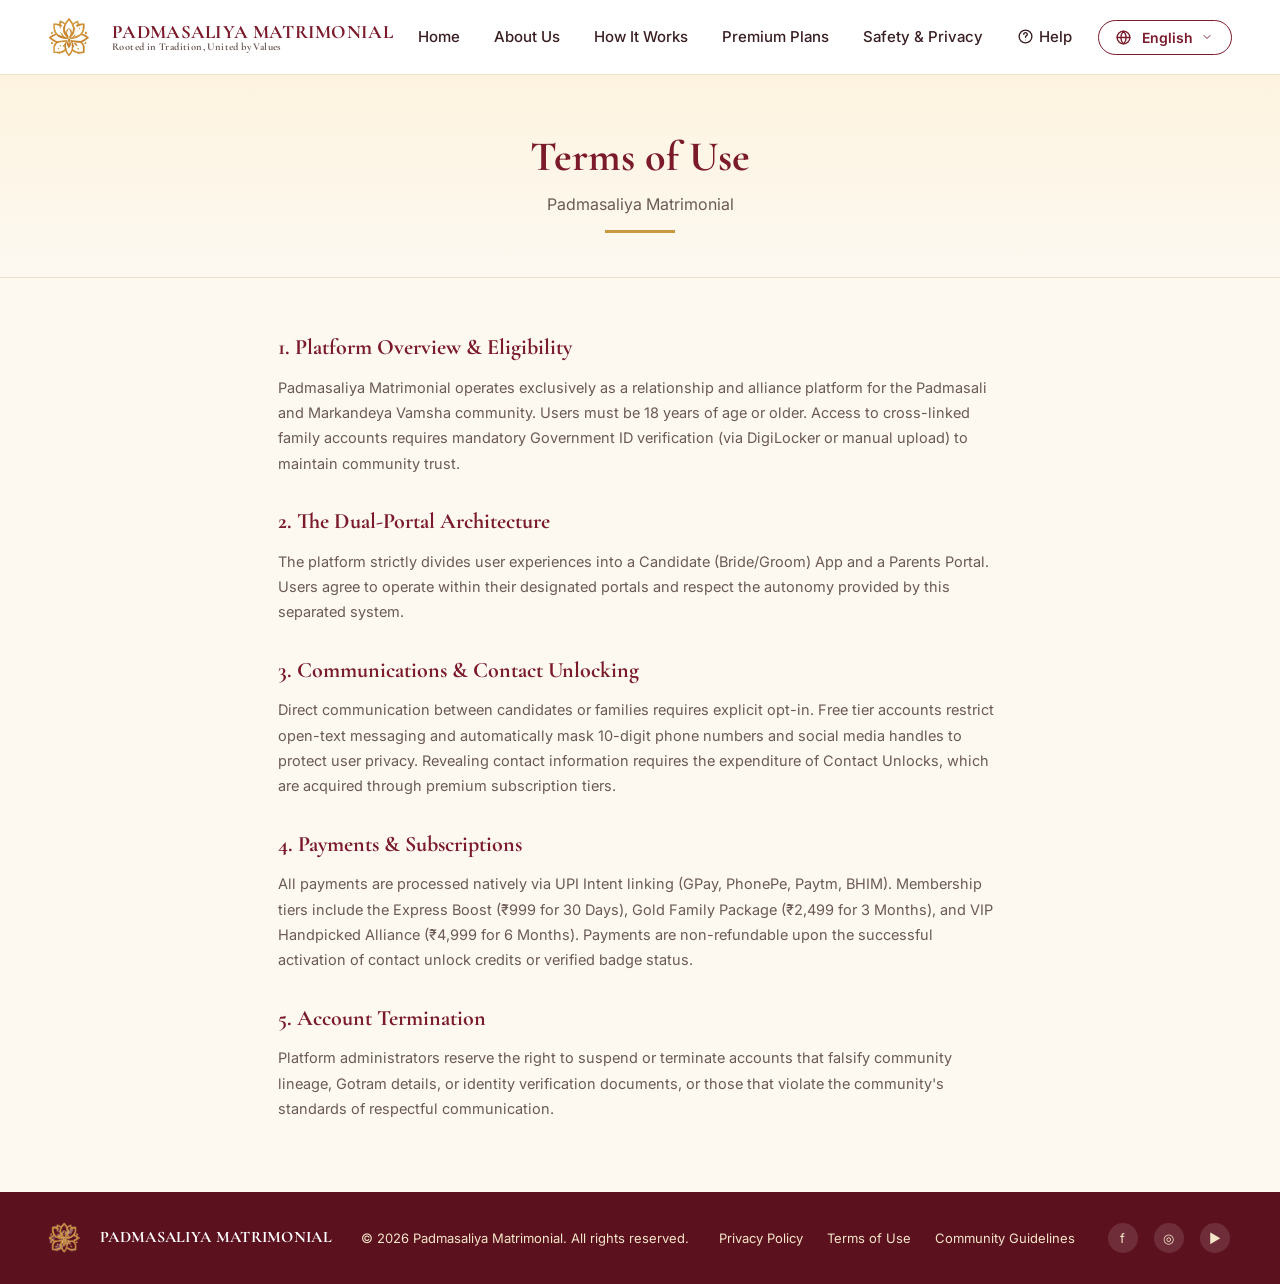
<file: padmasaliya-matrimonial-website8-fixed10/terms.html>
<!DOCTYPE html>
<html lang="en">
<head>
<meta charset="UTF-8">
<meta name="viewport" content="width=device-width, initial-scale=1.0">
<title>Padmasaliya Matrimonial — Terms of Use</title>
<link rel="preconnect" href="https://fonts.googleapis.com">
<link href="https://fonts.googleapis.com/css2?family=Cormorant+Garamond:wght@500;600;700&family=Inter:wght@400;500;600;700&family=Noto+Sans+Tamil:wght@500;600;700&family=Noto+Sans+Telugu:wght@500;600;700&display=swap" rel="stylesheet">
<link rel="stylesheet" href="css/style.css?v=3">
<link rel="stylesheet" href="css/v2.css?v=3">
<link rel="icon" type="image/png" href="assets/img/logo-icon.png">
<link rel="apple-touch-icon" href="assets/img/logo-icon.png">
<meta name="description" content="Padmasaliya Matrimonial — an exclusive, verified matchmaking platform for the Padmasaliya community. Create profiles, search trusted matches and connect on shared values.">
<meta name="theme-color" content="#7a1a2b">
<meta property="og:title" content="Padmasaliya Matrimonial">
<meta property="og:description" content="Rooted in Tradition, United by Values. Verified matrimonial profiles for the Padmasaliya community.">
<meta property="og:type" content="website">
<meta property="og:image" content="assets/img/logo-icon.png">
<meta name="twitter:card" content="summary">
</head>
<body>
<svg style="display:none">
<defs>
<symbol id="i-globe" viewBox="0 0 24 24"><circle cx="12" cy="12" r="9"/><path d="M3 12h18M12 3c2.5 2.7 3.8 6 3.8 9s-1.3 6.3-3.8 9c-2.5-2.7-3.8-6-3.8-9s1.3-6.3 3.8-9z"/></symbol>
<symbol id="i-shield" viewBox="0 0 24 24"><path d="M12 3l7 3v6c0 4.6-3 8.4-7 9-4-.6-7-4.4-7-9V6l7-3z"/></symbol>
<symbol id="i-shield-check" viewBox="0 0 24 24"><path d="M12 3l7 3v6c0 4.6-3 8.4-7 9-4-.6-7-4.4-7-9V6l7-3z"/><path d="M9 12l2 2 4-4"/></symbol>
<symbol id="i-lock" viewBox="0 0 24 24"><rect x="5" y="11" width="14" height="9" rx="2"/><path d="M8 11V8a4 4 0 0 1 8 0v3"/></symbol>
<symbol id="i-users" viewBox="0 0 24 24"><circle cx="9" cy="8" r="3"/><path d="M3 20c0-3.3 2.7-6 6-6s6 2.7 6 6"/><circle cx="17" cy="9" r="2.4"/><path d="M15.5 14.2c2.6.4 4.5 2.5 4.5 5.3"/></symbol>
<symbol id="i-family" viewBox="0 0 24 24"><circle cx="8" cy="7" r="2.6"/><circle cx="16" cy="7" r="2.6"/><path d="M3 20c0-3 2.2-5.4 5-5.4s5 2.4 5 5.4M11 20c0-3 2.2-5.4 5-5.4s5 2.4 5 5.4"/></symbol>
<symbol id="i-couple" viewBox="0 0 24 24"><circle cx="9" cy="7" r="2.6"/><circle cx="16" cy="9" r="2.2"/><path d="M4 20c0-3 2.2-5.4 5-5.4s5 2.4 5 5.4M14 20c0-2.4 1.8-4.4 4-4.4s4 2 4 4.4"/></symbol>
<symbol id="i-user" viewBox="0 0 24 24"><circle cx="12" cy="8" r="4"/><path d="M4 21c0-4.4 3.6-7 8-7s8 2.6 8 7"/></symbol>
<symbol id="i-search" viewBox="0 0 24 24"><circle cx="11" cy="11" r="7"/><path d="M21 21l-4.3-4.3"/></symbol>
<symbol id="i-filter" viewBox="0 0 24 24"><path d="M4 5h16M7 12h10M10 19h4"/></symbol>
<symbol id="i-bookmark" viewBox="0 0 24 24"><path d="M6 3h12v18l-6-4-6 4V3z"/></symbol>
<symbol id="i-send" viewBox="0 0 24 24"><path d="M22 2L11 13"/><path d="M22 2l-7 20-4-9-9-4 20-7z"/></symbol>
<symbol id="i-heart" viewBox="0 0 24 24"><path d="M12 21s-7.5-4.6-10-9.3C.5 8 2.4 4.5 6 4c2-.3 3.8.7 6 3 2.2-2.3 4-3.3 6-3 3.6.5 5.5 4 4 7.7C19.5 16.4 12 21 12 21z"/></symbol>
<symbol id="i-heart-fill" viewBox="0 0 24 24" fill="currentColor" stroke="none"><path d="M12 21s-7.5-4.6-10-9.3C.5 8 2.4 4.5 6 4c2-.3 3.8.7 6 3 2.2-2.3 4-3.3 6-3 3.6.5 5.5 4 4 7.7C19.5 16.4 12 21 12 21z"/></symbol>
<symbol id="i-crown" viewBox="0 0 24 24"><path d="M3 8l4 3 5-6 5 6 4-3-2 11H5L3 8z"/></symbol>
<symbol id="i-bell" viewBox="0 0 24 24"><path d="M18 16v-5a6 6 0 1 0-12 0v5l-2 3h16l-2-3z"/><path d="M10 20a2 2 0 0 0 4 0"/></symbol>
<symbol id="i-gear" viewBox="0 0 24 24"><circle cx="12" cy="12" r="3.2"/><path d="M19.4 13.5a7.9 7.9 0 0 0 0-3l2-1.6-2-3.4-2.4.7a8 8 0 0 0-2.6-1.5L14 2h-4l-.4 2.7a8 8 0 0 0-2.6 1.5l-2.4-.7-2 3.4L4.6 10.5a7.9 7.9 0 0 0 0 3l-2 1.6 2 3.4 2.4-.7a8 8 0 0 0 2.6 1.5L10 22h4l.4-2.7a8 8 0 0 0 2.6-1.5l2.4.7 2-3.4-2-1.6z"/></symbol>
<symbol id="i-logout" viewBox="0 0 24 24"><path d="M9 21H5a2 2 0 0 1-2-2V5a2 2 0 0 1 2-2h4"/><path d="M16 17l5-5-5-5"/><path d="M21 12H9"/></symbol>
<symbol id="i-headset" viewBox="0 0 24 24"><path d="M4 13v-1a8 8 0 0 1 16 0v1"/><rect x="2" y="13" width="5" height="7" rx="2"/><rect x="17" y="13" width="5" height="7" rx="2"/></symbol>
<symbol id="i-home" viewBox="0 0 24 24"><path d="M4 11l8-7 8 7v9a1 1 0 0 1-1 1h-4v-6H9v6H5a1 1 0 0 1-1-1v-9z"/></symbol>
<symbol id="i-plus" viewBox="0 0 24 24"><path d="M12 5v14M5 12h14"/></symbol>
<symbol id="i-chevron-down" viewBox="0 0 24 24"><path d="M6 9l6 6 6-6"/></symbol>
<symbol id="i-ticket" viewBox="0 0 24 24"><path d="M3 8a2 2 0 0 1 2-2h14a2 2 0 0 1 2 2v2a2 2 0 0 0 0 4v2a2 2 0 0 1-2 2H5a2 2 0 0 1-2-2v-2a2 2 0 0 0 0-4V8z"/><path d="M13 6v12" stroke-dasharray="2 3"/></symbol>
<symbol id="i-help" viewBox="0 0 24 24"><circle cx="12" cy="12" r="9"/><path d="M9.5 9a2.5 2.5 0 1 1 3.7 2.2c-.9.5-1.2 1-1.2 1.8"/><circle cx="12" cy="17" r=".6" fill="currentColor" stroke="none"/></symbol>
<symbol id="i-diya" viewBox="0 0 60 60"><path d="M6 41c0 4 24 6 24 6s24-2 24-6c0-3.2-8-5.2-24-5.2S6 37.8 6 41z" fill="#c9973f"/><path d="M14 41c2 2 12 3 16 3s14-1 16-3" fill="none" stroke="#8a611f" stroke-width="1"/><ellipse cx="30" cy="30" rx="3" ry="4" fill="#7a1a2b"/><path d="M30 27c-3.5-5-1.5-9 0-12.5 1.5 3.5 3.5 7.5 0 12.5z" fill="#f4b23e" stroke="none"/><path d="M30 25c-1.8-2.6-.8-4.6 0-6.4 .8 1.8 1.8 3.8 0 6.4z" fill="#fff3d1" stroke="none"/></symbol>
</defs>
</svg>

<section id="screen2" class="screen active">

  <nav class="s2-nav" id="s2navbar">
    <a href="home.html" class="brand-mark" style="text-decoration:none;color:inherit;">
      <img src="assets/img/logo-icon.png" alt="Padmasaliya Matrimonial" width="52" height="42" style="object-fit:contain;">
      <div class="brand-name"><b>PADMASALIYA MATRIMONIAL</b><div class="brand-tagline">Rooted in Tradition, United by Values</div></div>
    </a>
    <div class="s2-links">
      <a href="home.html">Home</a>
      <a href="about.html">About Us</a>
      <a href="how-it-works.html">How It Works</a>
      <a href="premium-plans.html">Premium Plans</a>
      <a href="safety-privacy.html">Safety &amp; Privacy</a>
      <a href="help.html"><svg class="icon" style="margin-right:5px;"><use href="#i-help"></use></svg>Help</a>
    </div>
    <div class="lang-dd" data-langdd>
      <button class="lang-dd-btn" data-dd-toggle><svg class="icon"><use href="#i-globe"></use></svg> <span data-i18n-lang-label>English</span> <svg class="icon icon-sm"><use href="#i-chevron-down"></use></svg></button>
      <div class="lang-dd-menu">
        <button data-lang="en" class="sel"><span class="dd-flag">EN</span> English</button>
        <button data-lang="ta"><span class="dd-flag">அ</span> தமிழ் (Tamil)</button>
        <button data-lang="te"><span class="dd-flag">తె</span> తెలుగు (Telugu)</button>
      </div>
    </div>
  </nav>

  <div class="cp-hero">
    <h1>Terms of Use</h1>
    <p>Padmasaliya Matrimonial</p>
    <div class="cp-rule"></div>
  </div>
  <div class="cp-wrap narrow cp-legal">
    <h2>1. Platform Overview &amp; Eligibility</h2>
    <p>Padmasaliya Matrimonial operates exclusively as a relationship and alliance platform for the Padmasali and Markandeya Vamsha community. Users must be 18 years of age or older. Access to cross-linked family accounts requires mandatory Government ID verification (via DigiLocker or manual upload) to maintain community trust.</p>
    <h2>2. The Dual-Portal Architecture</h2>
    <p>The platform strictly divides user experiences into a Candidate (Bride/Groom) App and a Parents Portal. Users agree to operate within their designated portals and respect the autonomy provided by this separated system.</p>
    <h2>3. Communications &amp; Contact Unlocking</h2>
    <p>Direct communication between candidates or families requires explicit opt-in. Free tier accounts restrict open-text messaging and automatically mask 10-digit phone numbers and social media handles to protect user privacy. Revealing contact information requires the expenditure of Contact Unlocks, which are acquired through premium subscription tiers.</p>
    <h2>4. Payments &amp; Subscriptions</h2>
    <p>All payments are processed natively via UPI Intent linking (GPay, PhonePe, Paytm, BHIM). Membership tiers include the Express Boost (&#8377;999 for 30 Days), Gold Family Package (&#8377;2,499 for 3 Months), and VIP Handpicked Alliance (&#8377;4,999 for 6 Months). Payments are non-refundable upon the successful activation of contact unlock credits or verified badge status.</p>
    <h2>5. Account Termination</h2>
    <p>Platform administrators reserve the right to suspend or terminate accounts that falsify community lineage, Gotram details, or identity verification documents, or those that violate the community's standards of respectful communication.</p>
  </div>


  <footer class="s2-footer">
    <div class="brand-mark">
      <img src="assets/img/logo-icon.png" alt="Padmasaliya Matrimonial" width="40" height="32" style="object-fit:contain;">
      <div class="brand-name"><b>PADMASALIYA MATRIMONIAL</b></div>
    </div>
    <span>&copy; 2026 Padmasaliya Matrimonial. All rights reserved.</span>
    <div class="s2-footer-links">
      <a href="privacy-policy.html">Privacy Policy</a><a href="terms.html">Terms of Use</a><a href="terms.html">Community Guidelines</a>
    </div>
    <div class="s2-social"><a href="#" title="Facebook"><span>f</span></a><a href="#" title="Instagram"><span>&#9678;</span></a><a href="#" title="YouTube"><span>&#9654;</span></a></div>
  </footer>

</section>
<div class="toast" id="toast"></div>
<script src="js/main.js?v=3"></script>
</body>
</html>
</file>
<file: padmasaliya-matrimonial-website8-fixed10/css/style.css>
:root{
    --maroon:#7a1a2b;
    --maroon-dark:#5c111f;
    --gold:#c9973f;
    --gold-light:#e0b968;
    --cream:#faf3e6;
    --cream-2:#fdf9f1;
    --ink:#3a1f22;
    --ink-soft:#6b5a55;
    --line:#ecdfc9;
    --green:#2f8f5b;
    --amber:#c98a2c;
    --radius:14px;
    --shadow:0 10px 30px rgba(90,20,30,0.08);
    --font-display:'Cormorant Garamond', 'Noto Sans Tamil','Noto Sans Telugu', serif;
    --font-body:'Inter','Noto Sans Tamil','Noto Sans Telugu', sans-serif;
  }
  *{box-sizing:border-box;}
  .icon{width:17px;height:17px;stroke:currentColor;fill:none;stroke-width:1.9;stroke-linecap:round;stroke-linejoin:round;vertical-align:-3px;flex:none;}
  .icon-sm{width:12px;height:12px;vertical-align:-1px;}
  .icon-lg{width:44px;height:44px;stroke-width:1.5;}
  .dd-flag{display:inline-flex;align-items:center;justify-content:center;width:22px;height:22px;border-radius:50%;background:var(--cream);color:var(--maroon);font-size:11px;font-weight:700;margin-right:2px;}
  .lang-icon .icon,.icon-circle .icon,.shield .icon,.s1-shield .icon{width:26px;height:26px;vertical-align:middle;}
  .s2-badge .ic .icon,.st .ic .icon{width:16px;height:16px;}
  .profile-photo .icon-lg{width:52px;height:52px;stroke-width:1.3;color:rgba(255,255,255,.9);}
  .verified-chip .icon,.tag-idv .icon{width:12px;height:12px;stroke-width:2.4;}
  .draft-avatar{display:flex;align-items:center;justify-content:center;color:#fff;}
  .draft-avatar .icon{width:18px;height:18px;}
  .waitlist-panel .phone-mock{display:flex;align-items:center;justify-content:center;}
  .lang-dd-btn .icon{margin-right:2px;}
  html,body{margin:0;padding:0;background:#e9e2d3;font-family:var(--font-body);color:var(--ink);}
  img{max-width:100%;display:block;}
  button{font-family:inherit;cursor:pointer;}
  a{text-decoration:none;color:inherit;}

  
  
  /* ================= SHARED ================= */
  .brand-mark{display:flex;align-items:center;gap:12px;}
  .brand-mark .lotus{width:38px;height:38px;flex:none;}
  .brand-name{font-family:var(--font-display);font-weight:700;line-height:1.05;}
  .brand-name b{color:var(--maroon);display:block;font-size:19px;letter-spacing:.3px;}
  .brand-tagline{font-size:10.5px;color:var(--ink-soft);letter-spacing:.4px;}

  .lang-dd{position:relative;}
  .lang-dd-btn{
    display:flex;align-items:center;gap:8px;border:1px solid var(--maroon);
    color:var(--maroon);background:#fff;border-radius:24px;padding:8px 16px;font-weight:600;font-size:14px;
  }
  .lang-dd-menu{
    position:absolute;right:0;top:calc(100% + 8px);background:#fff;border:1px solid var(--line);
    border-radius:12px;box-shadow:var(--shadow);min-width:190px;overflow:hidden;
    max-height:0;opacity:0;pointer-events:none;transition:max-height .28s ease, opacity .22s ease;
  }
  .lang-dd.open .lang-dd-menu{max-height:220px;opacity:1;pointer-events:auto;}
  .lang-dd-menu button{
    display:flex;width:100%;align-items:center;gap:10px;padding:11px 16px;background:none;border:none;
    font-size:14.5px;color:var(--ink);text-align:left;
  }
  .lang-dd-menu button:hover{background:var(--cream);}
  .lang-dd-menu button.sel{color:var(--maroon);font-weight:700;background:#fbf0e2;}

  /* ================= SCREEN 1 : LANGUAGE SELECT ================= */
  #screen1{background:linear-gradient(180deg,#f6efe0,#efe4cf 60%);min-height:100vh;padding:0 0 90px;position:relative;overflow:hidden;}
  .s1-frame{
    max-width:1180px;margin:0 auto;border:1px solid var(--gold-light);border-radius:22px;margin-top:26px;
    padding:52px 40px 0;position:relative;overflow:hidden;
    background-image:url('../assets/img/first-bg.png');
    background-size:cover;background-position:center;background-repeat:no-repeat;
    min-height:680px;padding-bottom:50px;
  }
  .s1-frame::before{
    content:'';position:absolute;inset:0;z-index:0;
    background:radial-gradient(ellipse at center, rgba(255,253,248,.35) 0%, rgba(255,253,248,.55) 55%, rgba(255,253,248,.15) 100%);
  }
  .s1-header,.s1-divider,.s1-title,.s1-sub,.s1-cards,.s1-cta-row,.s1-note{position:relative;z-index:1;}
  @keyframes drift{0%,100%{transform:translate(0,0) rotate(0deg);}50%{transform:translate(6px,-8px) rotate(2deg);}}
  .s1-header{text-align:center;position:relative;z-index:1;}
  .s1-header .brand-name b{font-size:38px;}
  .s1-header .brand-tagline{font-size:14px;margin-top:4px;}
  .s1-divider{width:120px;height:1px;background:var(--gold);margin:22px auto;position:relative;}
  .s1-divider::before{content:'◈';position:absolute;left:50%;top:50%;transform:translate(-50%,-50%);background:var(--cream-2);padding:0 10px;color:var(--gold);font-size:12px;}
  .s1-title{font-family:var(--font-display);font-weight:700;font-size:44px;color:var(--maroon);text-align:center;margin:18px 0 6px;}
  .s1-sub{text-align:center;color:var(--ink-soft);font-size:16px;margin-bottom:44px;}
  .s1-cards{display:flex;gap:26px;justify-content:center;flex-wrap:wrap;padding:0 10px;}
  .lang-card{
    width:270px;background:#fff;border:1.5px solid var(--line);border-radius:18px;padding:34px 22px 26px;
    text-align:center;position:relative;cursor:pointer;transition:transform .25s ease, box-shadow .25s ease, border-color .25s ease;
  }
  .lang-card:hover{transform:translateY(-6px);box-shadow:0 16px 36px rgba(180,130,40,0.18);border-color:var(--gold);}
  .lang-card.selected{border-color:var(--gold);box-shadow:0 0 0 3px rgba(201,151,63,0.18), 0 16px 30px rgba(180,130,40,0.16);}
  .lang-check{position:absolute;top:14px;right:14px;width:26px;height:26px;border-radius:50%;background:var(--gold);color:#fff;display:none;align-items:center;justify-content:center;font-size:14px;}
  .lang-card.selected .lang-check{display:flex;}
  .lang-icon{width:64px;height:64px;border-radius:50%;background:#fbf0dc;color:var(--gold);display:flex;align-items:center;justify-content:center;font-size:26px;margin:0 auto 18px;font-weight:700;}
  .lang-card h3{font-family:var(--font-display);color:var(--maroon);font-size:26px;margin:0 0 14px;}
  .lang-card .rule{width:34px;height:1px;background:var(--gold-light);margin:0 auto 12px;}
  .lang-card p{margin:0;color:var(--ink-soft);font-size:14px;}
  .s1-note{display:flex;align-items:center;justify-content:center;gap:12px;margin:46px auto 0;color:var(--ink-soft);font-size:13.5px;max-width:520px;text-align:center;}
  .s1-shield{width:34px;height:34px;border-radius:50%;background:#fbf0dc;color:var(--gold);display:flex;align-items:center;justify-content:center;flex:none;}
  .s1-footer{background:var(--maroon-dark);color:#f4e6c9;text-align:center;padding:16px;font-size:13px;letter-spacing:.4px;margin-top:44px;border-radius:0 0 22px 22px;}
  .s1-cta-row{display:flex;justify-content:center;margin:36px 0 0;}
  .btn-primary{background:var(--maroon);color:#fff;border:none;border-radius:26px;padding:14px 40px;font-weight:600;font-size:15px;letter-spacing:.3px;transition:background .2s, transform .2s;}
  .btn-primary:hover{background:var(--maroon-dark);transform:translateY(-1px);}

  /* ================= SCREEN 2 : HOME ================= */
  #screen2{background:var(--cream-2);}
  .s2-nav{
    display:flex;align-items:center;justify-content:space-between;padding:16px 48px;
    border-bottom:1px solid var(--line);background:#fff;position:sticky;top:0;z-index:50;transition:box-shadow .25s;
  }
  .s2-nav.scrolled{box-shadow:0 6px 18px rgba(0,0,0,0.06);}
  .s2-links{display:flex;gap:30px;font-size:15px;font-weight:500;color:var(--ink);align-items:center;}
  .s2-links a{padding-bottom:6px;border-bottom:2px solid transparent;}
  .s2-links a.active{color:var(--maroon);border-color:var(--maroon);font-weight:600;}
  .s2-hero{
    position:relative;
    background-image:url('../assets/img/home-bg.png');
    background-size:cover;background-position:center right;background-repeat:no-repeat;
    min-height:480px;
  }
  .s2-hero-inner{max-width:1280px;margin:0 auto;padding:70px 48px;position:relative;z-index:1;}
  .s2-hero-text{max-width:480px;}
  .s2-hero h1{font-family:var(--font-display);font-size:52px;line-height:1.08;color:var(--maroon);margin:0 0 20px;font-weight:700;}
  .s2-hero h1 .accent{color:var(--ink);}
  .s2-rule{width:70px;height:3px;background:var(--gold);margin-bottom:22px;}
  .s2-hero p{color:var(--ink-soft);font-size:16px;line-height:1.7;max-width:480px;}
  .s2-hero p b{color:var(--maroon);}
  .s2-badges{display:flex;gap:30px;margin-top:30px;flex-wrap:wrap;}
  .s2-badge{display:flex;gap:10px;align-items:flex-start;max-width:150px;}
  .s2-badge .ic{width:34px;height:34px;border-radius:50%;background:#fbf0dc;color:var(--gold);display:flex;align-items:center;justify-content:center;flex:none;font-size:15px;}
  .s2-badge b{display:block;font-size:13.5px;color:var(--ink);}
  .s2-badge span{font-size:12px;color:var(--ink-soft);}
  .s2-hero-img{border-radius:20px;overflow:hidden;position:relative;min-height:340px;background:
      radial-gradient(circle at 30% 35%, #fff6e4, #f3e3c4 70%);}
  .s2-hero-img svg{width:100%;height:100%;display:block;}
  .s2-hero-img .flame-anim{animation:flicker 3s ease-in-out infinite;transform-origin:center;}
  @keyframes flicker{0%,100%{opacity:1;}50%{opacity:.85;}}

  .s2-portals{background:var(--cream);padding:60px 48px 70px;}
  .s2-portals h2{text-align:center;font-family:var(--font-display);color:var(--maroon);font-size:34px;margin:0 0 6px;font-weight:700;}
  .s2-portals > p{text-align:center;color:var(--ink-soft);margin:0 0 40px;}
  .s2-portal-grid{max-width:1180px;margin:0 auto;display:grid;grid-template-columns:1fr auto 1fr;gap:30px;align-items:center;}
  .portal-card{background:#fff;border:1px solid var(--line);border-radius:18px;padding:34px;box-shadow:var(--shadow);}
  .portal-card .icon-circle{width:56px;height:56px;border-radius:50%;background:#fbf0dc;color:var(--gold);display:flex;align-items:center;justify-content:center;font-size:22px;margin-bottom:18px;}
  .portal-card h3{font-family:var(--font-display);color:var(--maroon);font-size:24px;margin:0 0 4px;}
  .portal-card .tag{color:var(--gold);font-size:12.5px;font-weight:700;letter-spacing:.3px;margin-bottom:10px;display:block;}
  .portal-card p{color:var(--ink-soft);font-size:14.5px;line-height:1.6;margin-bottom:20px;}
  .portal-features{display:flex;gap:18px;flex-wrap:wrap;margin-top:18px;font-size:13px;color:var(--ink-soft);}
  .portal-features span{display:flex;align-items:center;gap:6px;}
  .firewall-col{text-align:center;padding:0 6px;}
  .firewall-col .shield{width:76px;height:76px;border-radius:50%;background:#fbf0dc;color:var(--gold);display:flex;align-items:center;justify-content:center;font-size:30px;margin:0 auto 14px;}
  .firewall-col b{color:var(--gold);font-size:13px;letter-spacing:.4px;display:block;margin-bottom:10px;}
  .firewall-col p{font-size:13px;color:var(--ink-soft);max-width:160px;margin:10px auto 0;}
  .notify-row{display:flex;gap:8px;margin-top:6px;}
  .notify-row input{flex:1;border:1px solid var(--line);border-radius:8px;padding:11px 12px;font-size:13.5px;font-family:inherit;}
  .notify-row button{background:var(--maroon);color:#fff;border:none;border-radius:8px;padding:11px 16px;font-size:13.5px;font-weight:600;white-space:nowrap;}
  .badge-soon{background:#fbe3c3;color:var(--amber);font-size:11px;font-weight:700;padding:3px 10px;border-radius:20px;display:inline-flex;align-items:center;gap:5px;margin-bottom:10px;}

  .s2-stats{max-width:1180px;margin:44px auto 0;background:#fff;border:1px solid var(--line);border-radius:16px;padding:24px 20px;display:flex;justify-content:space-between;flex-wrap:wrap;gap:20px;}
  .s2-stats .st{display:flex;gap:10px;align-items:center;flex:1;min-width:180px;}
  .s2-stats .st .ic{color:var(--gold);font-size:19px;}
  .s2-stats .st b{display:block;font-size:13.5px;color:var(--ink);}
  .s2-stats .st span{font-size:12px;color:var(--ink-soft);}

  .s2-footer{background:var(--maroon-dark);color:#f4e6c9;padding:26px 48px;display:flex;align-items:center;justify-content:space-between;flex-wrap:wrap;gap:16px;font-size:13px;}
  .s2-footer .brand-name b{color:#fff;font-size:16px;}
  .s2-footer .brand-tagline{color:#e0c9a6;}
  .s2-footer-links{display:flex;gap:20px;flex-wrap:wrap;}
  .s2-social{display:flex;gap:12px;}
  .s2-social span{width:30px;height:30px;border-radius:50%;background:rgba(255,255,255,.12);display:flex;align-items:center;justify-content:center;font-size:13px;}

  /* ================= SCREEN 3 : DASHBOARD ================= */
  #screen3{background:#f3ede0;min-height:100vh;}
  .s3-topbar{background:var(--maroon-dark);color:#fff;display:flex;align-items:center;gap:20px;padding:14px 26px;flex-wrap:wrap;}
  .s3-topbar .brand-name b{color:#fff;font-size:17px;}
  .s3-topbar .brand-tagline{color:#dcb98c;}
  .s3-pill{border:1px solid rgba(255,255,255,.35);border-radius:22px;padding:9px 18px;display:flex;align-items:center;gap:8px;font-size:13.5px;font-weight:600;}
  .s3-pill.active{background:rgba(255,255,255,.12);border-color:var(--gold);}
  .s3-pill .soon{background:var(--gold);color:#2c1500;font-size:9.5px;font-weight:800;padding:2px 6px;border-radius:8px;margin-left:4px;}
  .s3-topbar-right{margin-left:auto;display:flex;align-items:center;gap:18px;}
  .s3-bell{position:relative;font-size:17px;}
  .s3-bell .dot{position:absolute;top:-6px;right:-8px;background:#e35555;color:#fff;font-size:10px;border-radius:50%;width:16px;height:16px;display:flex;align-items:center;justify-content:center;animation:bounce 2.2s ease-in-out infinite;}
  @keyframes bounce{0%,80%,100%{transform:translateY(0);}40%{transform:translateY(-3px);}}
  .s3-user{display:flex;align-items:center;gap:9px;font-size:13.5px;}
  .s3-avatar{width:34px;height:34px;border-radius:50%;background:var(--gold);color:#2c1500;display:flex;align-items:center;justify-content:center;font-weight:700;font-size:13px;flex:none;}
  .s3-user b{display:block;font-size:13px;}
  .s3-user span{font-size:11px;color:#dcb98c;}
  .s3-topbar .lang-dd-btn{background:transparent;border-color:rgba(255,255,255,.4);color:#fff;}

  .s3-body{display:grid;grid-template-columns:250px 1fr 300px;gap:22px;max-width:1500px;margin:0 auto;padding:24px 22px 60px;align-items:start;}
  .s3-sidebar{background:#fff;border:1px solid var(--line);border-radius:16px;padding:20px;position:sticky;top:20px;}
  .s3-side-user{display:flex;gap:10px;align-items:center;padding-bottom:16px;border-bottom:1px solid var(--line);margin-bottom:12px;}
  .s3-side-user .s3-avatar{width:44px;height:44px;font-size:15px;}
  .s3-side-user b{display:block;font-size:14.5px;}
  .s3-side-user span{font-size:12px;color:var(--ink-soft);}
  .verified-chip{display:inline-flex;align-items:center;gap:5px;color:var(--green);font-size:11.5px;font-weight:700;margin-top:3px;}
  .verified-chip .ic{animation:pulseOnce 1.6s ease-out 1;}
  @keyframes pulseOnce{0%{filter:drop-shadow(0 0 0 rgba(47,143,91,.7));}40%{filter:drop-shadow(0 0 6px rgba(47,143,91,.6));}100%{filter:drop-shadow(0 0 0 rgba(47,143,91,0));}}
  .s3-nav-item{display:flex;align-items:center;gap:12px;padding:11px 12px;border-radius:10px;font-size:14px;color:var(--ink);font-weight:500;margin-bottom:2px;transition:background .15s;}
  .s3-nav-item:hover{background:var(--cream);}
  .s3-nav-item.active{background:#fbeee2;color:var(--maroon);font-weight:700;}
  .s3-nav-item .count{margin-left:auto;background:var(--maroon);color:#fff;font-size:10.5px;font-weight:700;border-radius:10px;padding:2px 7px;}
  .s3-trust-box{margin-top:16px;background:var(--cream);border-radius:12px;padding:14px;display:flex;gap:10px;align-items:flex-start;}
  .s3-trust-box .ic{color:var(--green);font-size:18px;}
  .s3-trust-box b{display:block;font-size:12.5px;}
  .s3-trust-box span{font-size:11px;color:var(--ink-soft);}

  .s3-main h1{font-family:var(--font-display);color:var(--maroon);font-size:30px;margin:4px 0 4px;font-weight:700;}
  .s3-main > p.sub{color:var(--ink-soft);font-size:14px;margin:0 0 18px;}
  .s3-filters{background:#fff;border:1px solid var(--line);border-radius:16px;padding:20px;display:grid;grid-template-columns:repeat(4,1fr) auto;gap:14px;align-items:end;}
  .s3-field label{display:block;font-size:12px;color:var(--ink-soft);margin-bottom:6px;}
  .s3-field select{width:100%;border:1px solid var(--line);border-radius:9px;padding:10px 10px;font-size:13.5px;font-family:inherit;background:#fff;}
  .s3-search-btn{background:var(--maroon);color:#fff;border:none;border-radius:9px;padding:11px 20px;font-weight:600;font-size:13.5px;display:flex;gap:8px;align-items:center;white-space:nowrap;}
  .s3-popular{display:flex;align-items:center;gap:10px;flex-wrap:wrap;margin-top:14px;font-size:13px;}
  .s3-popular b{color:var(--gold);font-weight:700;}
  .chip{background:var(--cream);border:1px solid var(--line);border-radius:16px;padding:5px 13px;font-size:12.5px;}
  .s3-more-filters{margin-left:auto;border:1px solid var(--line);background:#fff;border-radius:9px;padding:8px 14px;font-size:13px;}
  .s3-popular-row{display:flex;justify-content:space-between;margin-top:14px;align-items:center;flex-wrap:wrap;gap:10px;}

  .s3-vp-head{display:flex;justify-content:space-between;align-items:center;margin:26px 0 14px;flex-wrap:wrap;gap:12px;}
  .s3-vp-head h2{font-size:19px;display:flex;align-items:center;gap:8px;color:var(--ink);margin:0;}
  .s3-vp-head h2 .ic{color:var(--gold);}
  .s3-vp-head .count{font-size:13px;color:var(--ink-soft);font-weight:400;}
  .sort-select{border:1px solid var(--line);border-radius:9px;padding:8px 12px;font-size:13px;font-family:inherit;background:#fff;}

  .profile-grid{display:grid;grid-template-columns:repeat(auto-fill,minmax(230px,1fr));gap:18px;}
  .profile-card{
    background:#fff;border:1px solid var(--line);border-radius:16px;overflow:hidden;
    box-shadow:0 4px 14px rgba(0,0,0,.04);opacity:0;transform:translateY(16px);
    animation:cardIn .5s ease forwards;
  }
  @keyframes cardIn{to{opacity:1;transform:translateY(0);}}
  .profile-card:hover{box-shadow:0 14px 28px rgba(0,0,0,.09);transform:translateY(-3px);transition:box-shadow .25s, transform .25s;}
  .profile-photo{position:relative;height:190px;background:linear-gradient(135deg,#e9dcc0,#d9c497);display:flex;align-items:center;justify-content:center;font-size:46px;color:#fff;}
  .profile-photo .tag-idv{position:absolute;top:10px;left:10px;background:var(--green);color:#fff;font-size:10.5px;font-weight:700;padding:4px 9px;border-radius:8px;display:flex;align-items:center;gap:4px;}
  .profile-photo .tag-prem{position:absolute;bottom:10px;left:10px;background:var(--gold);color:#2c1500;font-size:10px;font-weight:800;padding:3px 9px;border-radius:6px;}
  .profile-photo .heart{position:absolute;top:8px;right:8px;width:30px;height:30px;background:#fff;border-radius:50%;display:flex;align-items:center;justify-content:center;color:#c65;font-size:14px;}
  .profile-body{padding:14px 16px 16px;}
  .profile-body h4{margin:0 0 3px;color:var(--maroon);font-size:16px;}
  .profile-body .meta{font-size:12.5px;color:var(--ink-soft);margin-bottom:2px;}
  .profile-body .income{font-size:13px;font-weight:700;color:var(--ink);margin-bottom:8px;}
  .profile-tags{display:flex;gap:6px;flex-wrap:wrap;margin-bottom:12px;}
  .profile-tags span{background:var(--cream);font-size:10.5px;color:var(--ink-soft);padding:3px 8px;border-radius:10px;}
  .profile-actions{display:flex;gap:8px;}
  .btn-ghost{flex:1;border:1px solid var(--line);background:#fff;border-radius:8px;padding:8px 6px;font-size:11.5px;font-weight:600;color:var(--ink);display:flex;align-items:center;justify-content:center;gap:5px;}
  .btn-solid{flex:1.4;border:none;background:var(--maroon);color:#fff;border-radius:8px;padding:8px 6px;font-size:11.5px;font-weight:600;display:flex;align-items:center;justify-content:center;gap:5px;}
  .btn-ghost:hover,.btn-solid:hover{filter:brightness(1.05);}

  .s3-loadmore{display:flex;justify-content:center;margin:26px 0 6px;}
  .btn-outline-wide{border:1px solid var(--line);background:#fff;border-radius:24px;padding:11px 34px;font-size:13.5px;font-weight:600;color:var(--ink);}
  .s3-bottom-stats{margin-top:26px;background:#fff;border:1px solid var(--line);border-radius:14px;padding:18px;display:flex;justify-content:space-between;flex-wrap:wrap;gap:16px;}
  .s3-bottom-stats .st{display:flex;gap:9px;align-items:center;flex:1;min-width:170px;}
  .s3-bottom-stats .ic{color:var(--gold);}
  .s3-bottom-stats b{display:block;font-size:13px;}
  .s3-bottom-stats span{font-size:11.5px;color:var(--ink-soft);}

  .s3-right .panel{background:#fff;border:1px solid var(--line);border-radius:16px;padding:18px;margin-bottom:18px;}
  .panel-head{display:flex;justify-content:space-between;align-items:center;margin-bottom:14px;}
  .panel-head h3{font-size:15.5px;margin:0;display:flex;gap:8px;align-items:center;color:var(--ink);}
  .panel-head h3 .ic{color:var(--gold);}
  .panel-head a{font-size:12.5px;color:var(--maroon);font-weight:600;}
  .draft-row{display:flex;gap:10px;align-items:center;padding:9px 0;border-bottom:1px solid var(--line);}
  .draft-row:last-of-type{border-bottom:none;}
  .draft-avatar{width:38px;height:38px;border-radius:9px;background:linear-gradient(135deg,#e9dcc0,#d9c497);flex:none;}
  .draft-row b{display:block;font-size:13px;}
  .draft-row span{font-size:11px;color:var(--ink-soft);}
  .view-all-btn{width:100%;margin-top:6px;border:1px solid var(--line);background:var(--cream);border-radius:9px;padding:9px;font-size:12.5px;font-weight:600;color:var(--maroon);}

  .premium-panel{background:linear-gradient(135deg,#fff,#fdf6e8);border-color:var(--gold-light) !important;position:relative;overflow:hidden;}
  .premium-panel::after{
    content:'';position:absolute;top:0;left:-60%;width:50%;height:100%;
    background:linear-gradient(120deg,transparent,rgba(255,255,255,.65),transparent);
    animation:shimmer 4.5s ease-in-out infinite;
  }
  @keyframes shimmer{0%{left:-60%;}45%{left:120%;}100%{left:120%;}}
  .plan-row{display:flex;justify-content:space-between;align-items:center;padding:9px 0;border-bottom:1px dashed var(--line);font-size:13px;}
  .plan-row:last-of-type{border-bottom:none;}
  .plan-row .left{display:flex;gap:8px;align-items:center;}
  .plan-row .ic{color:var(--gold);}
  .plan-row b{color:var(--ink);}
  .btn-upgrade{width:100%;margin-top:12px;background:var(--maroon);color:#fff;border:none;border-radius:10px;padding:12px;font-weight:700;font-size:13.5px;position:relative;z-index:1;}
  .waitlist-panel{text-align:center;}
  .waitlist-panel .phone-mock{width:70px;height:120px;background:var(--maroon-dark);border-radius:14px;margin:6px auto 12px;position:relative;}
  .waitlist-panel .phone-mock::before{content:'';position:absolute;inset:8px 6px;background:var(--gold-light);border-radius:6px;opacity:.4;}
  .waitlist-panel h3{font-size:15px;color:var(--maroon);margin:0 0 4px;}
  .waitlist-panel p{font-size:12.5px;color:var(--ink-soft);margin:0 0 12px;}
  .waitlist-panel input{width:100%;border:1px solid var(--line);border-radius:8px;padding:10px;font-size:13px;margin-bottom:10px;font-family:inherit;}
  .btn-join{width:100%;background:var(--maroon);color:#fff;border:none;border-radius:8px;padding:10px;font-weight:700;font-size:13px;}

  .s3-footer{background:var(--maroon-dark);color:#e0c9a6;text-align:center;padding:20px;font-size:12.5px;}
  .s3-footer a{color:#f4e6c9;margin:0 8px;}

  .toast{
    position:fixed;bottom:26px;left:50%;transform:translateX(-50%) translateY(20px);
    background:var(--ink);color:#fff;padding:12px 22px;border-radius:30px;font-size:13.5px;
    display:flex;align-items:center;gap:8px;opacity:0;pointer-events:none;transition:opacity .25s, transform .25s;z-index:2000;
  }
  .toast.show{opacity:1;transform:translateX(-50%) translateY(0);}

  /* ---------- Responsive ---------- */
  @media (max-width:1080px){
    .s3-body{grid-template-columns:1fr;}
    .s3-sidebar{position:static;}
    .s2-portal-grid{grid-template-columns:1fr;}
    .firewall-col{transform:rotate(90deg);margin:10px auto;}
    .firewall-col *{transform:rotate(-90deg);}
  }
  @media (max-width:820px){
    .s2-hero{min-height:380px;background-position:75% center;}
    .s2-hero-inner{padding:36px 24px;}
    .s2-hero-text{max-width:100%;background:rgba(253,249,241,.72);border-radius:14px;padding:16px 18px;backdrop-filter:blur(2px);}
    .s3-filters{grid-template-columns:1fr 1fr;}
    .s3-filters .s3-search-btn{grid-column:span 2;}
  }
  @media (max-width:640px){
    .s1-frame{padding:34px 16px 0;margin-top:10px;border-radius:16px;}
    .s1-title{font-size:30px;}
    .s1-header .brand-name b{font-size:26px;}
    .lang-card{width:100%;max-width:320px;}
    .s2-nav{padding:14px 18px;flex-wrap:wrap;gap:12px;}
    .s2-links{display:none;}
    .s2-hero h1{font-size:34px;}
    .s2-portals{padding:40px 18px 50px;}
    .s2-footer{padding:22px 18px;text-align:center;justify-content:center;}
    .s3-topbar{padding:12px 16px;}
    .s3-topbar .s3-pill span.label{display:none;}
    .s3-user span, .s3-user b{font-size:11px;}
    .s3-body{padding:16px 12px 40px;}
    .s3-filters{grid-template-columns:1fr;}
    .s3-filters .s3-search-btn{grid-column:auto;}
    .profile-grid{grid-template-columns:repeat(auto-fill,minmax(150px,1fr));}
  }

  /* ================= MOTION SYSTEM (moderate, calm) ================= */

  /* -- Page load entrance: fade + rise, staggered -- */
  @keyframes fadeUpIn{from{opacity:0;transform:translateY(18px);}to{opacity:1;transform:translateY(0);}}
  .fade-up-in{opacity:0;animation:fadeUpIn .7s cubic-bezier(.22,.61,.36,1) forwards;}
  .fade-up-in.d1{animation-delay:.10s;}
  .fade-up-in.d2{animation-delay:.20s;}
  .fade-up-in.d3{animation-delay:.30s;}
  .fade-up-in.d4{animation-delay:.40s;}
  .fade-up-in.d5{animation-delay:.50s;}

  /* -- Scroll-triggered reveal for below-the-fold content -- */
  .reveal{opacity:1;transform:none;transition:none;}
  .reveal.in-view{opacity:1;transform:none;}
  .reveal.d1{transition-delay:.08s;}
  .reveal.d2{transition-delay:.16s;}
  .reveal.d3{transition-delay:.24s;}
  .reveal.d4{transition-delay:.32s;}

  /* -- Diya flame flicker glow overlay (sits on top of the real photo backgrounds) -- */
  .flame-glow{
    position:absolute;width:150px;height:150px;border-radius:50%;
    background:radial-gradient(circle, rgba(255,196,110,.6) 0%, rgba(255,196,110,.22) 42%, transparent 72%);
    transform:translate(-50%,-50%);pointer-events:none;z-index:1;
    animation:glowPulse 2.6s ease-in-out infinite alternate;
    mix-blend-mode:multiply;
  }
  @keyframes glowPulse{
    0%{opacity:.55;transform:translate(-50%,-50%) scale(.88);}
    100%{opacity:1;transform:translate(-50%,-50%) scale(1.12);}
  }

  /* -- Floating petals ambient motion -- */
  .petal-field{position:absolute;inset:0;overflow:hidden;pointer-events:none;z-index:1;}
  .petal{
    position:absolute;width:9px;height:9px;background:#fffaf0;border:1px solid #eeddb8;
    border-radius:60% 60% 60% 5%;opacity:0;
    animation:petalFloat linear infinite;
  }
  @keyframes petalFloat{
    0%{opacity:0;transform:translate(0,0) rotate(0deg);}
    12%{opacity:.55;}
    88%{opacity:.4;}
    100%{opacity:0;transform:translate(18px,-180px) rotate(160deg);}
  }

  /* -- Hover polish: nav links -- */
  .s2-links a{position:relative;}
  .s2-links a::after{
    content:'';position:absolute;left:0;right:100%;bottom:-2px;height:2px;background:var(--gold);
    transition:right .25s ease;
  }
  .s2-links a:hover::after{right:0;}
  .s2-links a.active::after{right:0;background:var(--maroon);}

  /* -- Hover polish: buttons -- */
  .btn-primary,.btn-outline-wide,.btn-upgrade,.btn-join,.s3-search-btn{transition:transform .18s ease, box-shadow .18s ease, background .18s ease, filter .18s ease;}
  .btn-primary:hover{box-shadow:0 8px 20px rgba(122,26,43,.28);}
  .btn-outline-wide:hover{transform:translateY(-2px);box-shadow:0 6px 16px rgba(0,0,0,.08);}
  .s3-search-btn:hover{transform:translateY(-2px);box-shadow:0 8px 18px rgba(122,26,43,.25);}
  .btn-upgrade:hover,.btn-join:hover{transform:translateY(-2px);filter:brightness(1.06);}
  .notify-row button:hover{filter:brightness(1.1);transform:translateY(-1px);}

  /* -- Hover polish: portal cards + chips + nav items -- */
  .portal-card{transition:transform .25s ease, box-shadow .25s ease;}
  .portal-card:hover{transform:translateY(-5px);box-shadow:0 16px 32px rgba(122,26,43,.1);}
  .chip{transition:background .18s ease, transform .18s ease;}
  .chip:hover{background:#f3e2c2;transform:translateY(-1px);}
  .s3-nav-item{transition:background .18s ease, transform .12s ease;}
  .s3-nav-item:hover{transform:translateX(2px);}
  .draft-row{transition:transform .15s ease;}
  .draft-row:hover{transform:translateX(2px);}

  /* -- Language dropdown chevron rotates on open -- */
  .lang-dd-btn .icon-sm{transition:transform .25s ease;}
  .lang-dd.open .lang-dd-btn .icon-sm{transform:rotate(180deg);}

  @media (prefers-reduced-motion: reduce){
    .fade-up-in,.reveal,.flame-glow,.petal,.profile-card{animation:none !important;transition:none !important;opacity:1 !important;transform:none !important;}
  }

  /* ================= CONTENT PAGES (About, How It Works, Plans, Safety, Help, Terms, Privacy) ================= */
  .cp-hero{background:linear-gradient(180deg,#fdf3df,var(--cream-2));padding:56px 48px 44px;text-align:center;border-bottom:1px solid var(--line);}
  .cp-hero h1{font-family:var(--font-display);color:var(--maroon);font-size:42px;margin:0 0 12px;font-weight:700;}
  .cp-hero p{color:var(--ink-soft);font-size:16px;max-width:640px;margin:0 auto;}
  .cp-rule{width:70px;height:3px;background:var(--gold);margin:16px auto 0;}
  .cp-wrap{max-width:980px;margin:0 auto;padding:56px 48px;}
  .cp-wrap.narrow{max-width:820px;}
  .cp-section{margin-bottom:48px;}
  .cp-section:last-child{margin-bottom:0;}
  .cp-section h2{font-family:var(--font-display);color:var(--maroon);font-size:28px;margin:0 0 14px;font-weight:700;}
  .cp-section h3{font-family:var(--font-display);color:var(--maroon);font-size:19px;margin:0 0 8px;font-weight:700;}
  .cp-section p{color:var(--ink-soft);font-size:15.5px;line-height:1.75;margin:0 0 14px;}
  .cp-card{background:#fff;border:1px solid var(--line);border-radius:var(--radius);padding:28px 26px;box-shadow:var(--shadow);}
  .cp-card + .cp-card{margin-top:20px;}
  .cp-steps{display:flex;flex-direction:column;gap:18px;}
  .cp-step{display:flex;gap:18px;background:#fff;border:1px solid var(--line);border-radius:var(--radius);padding:22px 24px;box-shadow:var(--shadow);}
  .cp-step-num{flex:none;width:42px;height:42px;border-radius:50%;background:var(--maroon);color:#fff;display:flex;align-items:center;justify-content:center;font-family:var(--font-display);font-weight:700;font-size:19px;}
  .cp-step h3{margin:2px 0 6px;}
  .cp-step p{margin:0;}
  .cp-plans-grid{display:grid;grid-template-columns:repeat(3,1fr);gap:24px;}
  .cp-plan{background:#fff;border:1px solid var(--line);border-radius:var(--radius);padding:30px 26px;box-shadow:var(--shadow);text-align:center;display:flex;flex-direction:column;position:relative;}
  .cp-plan.featured{border-color:var(--gold);box-shadow:0 14px 34px rgba(201,151,63,.22);transform:translateY(-6px);}
  .cp-plan-badge{position:absolute;top:-13px;left:50%;transform:translateX(-50%);background:var(--gold);color:#fff;font-size:11.5px;font-weight:700;padding:5px 16px;border-radius:20px;letter-spacing:.3px;}
  .cp-plan h3{font-size:21px;margin:6px 0 10px;}
  .cp-plan .price{font-family:var(--font-display);font-size:34px;color:var(--maroon);font-weight:700;margin-bottom:2px;}
  .cp-plan .period{color:var(--ink-soft);font-size:13px;margin-bottom:20px;display:block;}
  .cp-plan ul{list-style:none;padding:0;margin:0 0 24px;text-align:left;flex:1;}
  .cp-plan ul li{display:flex;gap:10px;align-items:flex-start;font-size:14px;color:var(--ink);padding:8px 0;border-top:1px solid var(--line);}
  .cp-plan ul li:first-child{border-top:none;}
  .cp-plan ul li svg{flex:none;color:var(--green);margin-top:2px;}
  .cp-safety-grid{display:flex;flex-direction:column;gap:18px;}
  .cp-safety-item{display:flex;gap:16px;background:#fff;border:1px solid var(--line);border-radius:var(--radius);padding:22px 24px;box-shadow:var(--shadow);}
  .cp-safety-item .ic{flex:none;width:46px;height:46px;border-radius:50%;background:#fbf0dc;color:var(--gold);display:flex;align-items:center;justify-content:center;}
  .cp-faq{border:1px solid var(--line);border-radius:var(--radius);background:#fff;overflow:hidden;box-shadow:var(--shadow);margin-bottom:14px;}
  .cp-faq-q{display:flex;align-items:center;justify-content:space-between;padding:18px 22px;cursor:pointer;font-weight:600;color:var(--ink);gap:14px;}
  .cp-faq-q svg{flex:none;transition:transform .25s ease;color:var(--maroon);}
  .cp-faq.open .cp-faq-q svg{transform:rotate(180deg);}
  .cp-faq-a{max-height:0;overflow:hidden;transition:max-height .3s ease;}
  .cp-faq.open .cp-faq-a{max-height:260px;}
  .cp-faq-a p{padding:0 22px 20px;margin:0;color:var(--ink-soft);font-size:14.5px;line-height:1.7;}
  .cp-contact-grid{display:grid;grid-template-columns:repeat(3,1fr);gap:20px;}
  .cp-contact-item{background:#fff;border:1px solid var(--line);border-radius:var(--radius);padding:24px;text-align:center;box-shadow:var(--shadow);}
  .cp-contact-item .ic{width:44px;height:44px;border-radius:50%;background:#fbf0dc;color:var(--gold);display:flex;align-items:center;justify-content:center;margin:0 auto 12px;}
  .cp-contact-item b{display:block;font-size:14px;color:var(--ink);margin-bottom:4px;}
  .cp-contact-item span{color:var(--ink-soft);font-size:13.5px;}
  .cp-legal p, .cp-legal li{color:var(--ink-soft);font-size:14.5px;line-height:1.75;}
  .cp-legal h2{font-family:var(--font-display);color:var(--maroon);font-size:22px;margin:32px 0 10px;}
  .cp-legal h2:first-child{margin-top:0;}
  .cp-legal ul{padding-left:20px;margin:0 0 14px;}
  .cp-legal .updated{color:var(--ink-soft);font-size:13px;font-style:italic;margin-bottom:30px;display:block;}
  @media (max-width:900px){
    .cp-plans-grid,.cp-contact-grid{grid-template-columns:1fr;}
    .cp-plan.featured{transform:none;}
    .cp-hero,.cp-wrap{padding-left:20px;padding-right:20px;}
  }
</file>
<file: padmasaliya-matrimonial-website8-fixed10/css/v2.css>
/* =====================================================================
   Padmasaliya Matrimonial — v2 components
   Load AFTER css/style.css. Reuses the same variables, adds nothing to
   the existing rules so the original stylesheet stays untouched.
   ===================================================================== */

  /* Several components below set display:flex / display:grid, which beats the
     browser default for [hidden]. Without this line, hiding them from
     JavaScript silently does nothing. */
  [hidden]{display:none !important;}

  /* =====================================================================
     COLLAPSIBLE SIDE NAVIGATION
     The sidebar is eleven links tall. Docked on a laptop it eats a column
     the results could use; stacked on a phone it pushed the profiles a full
     screen down. So it is a drawer at every size: the button opens it, the
     button closes it. On a laptop it slides the grid open beside the
     content; on a phone it floats over the page with a scrim behind.
     ===================================================================== */

  .nav-toggle{
    flex:none;width:42px;height:42px;border-radius:11px;
    border:1px solid rgba(255,255,255,.28);background:rgba(255,255,255,.08);
    display:flex;flex-direction:column;align-items:center;justify-content:center;gap:4px;
    cursor:pointer;padding:0;
  }
  .nav-toggle span{
    display:block;width:18px;height:2px;border-radius:2px;background:#fff;
    transition:transform .22s ease, opacity .18s ease;
  }
  .nav-toggle:hover{background:rgba(255,255,255,.16);}
  .nav-toggle:focus-visible{outline:2px solid var(--gold-light);outline-offset:2px;}
  /* open state folds the bars into an X */
  body.nav-open .nav-toggle span:nth-child(1){transform:translateY(6px) rotate(45deg);}
  body.nav-open .nav-toggle span:nth-child(2){opacity:0;}
  body.nav-open .nav-toggle span:nth-child(3){transform:translateY(-6px) rotate(-45deg);}

  .nav-scrim{
    position:fixed;inset:0;background:rgba(40,15,20,.5);z-index:45;
    animation:navScrimIn .2s ease;
  }
  @keyframes navScrimIn{from{opacity:0;}to{opacity:1;}}

  /* ---- laptop and desktop: the column is there or it is not ----
     Animating grid-template-columns to zero leaves the item overflowing its
     own track at full width, so closing simply removes the column and lets
     the results take the space. Instant, and it cannot half-close. */
  @media (min-width:1081px){
    .s3-body{grid-template-columns:minmax(0,1fr) 300px;}
    body.nav-open .s3-body{grid-template-columns:250px minmax(0,1fr) 300px;}
    .s3-sidebar{display:none;}
    body.nav-open .s3-sidebar{display:block;}
    .nav-scrim{display:none;}
  }

  /* ---- tablet and phone: the drawer floats over the page ---- */
  @media (max-width:1080px){
    .s3-sidebar{
      position:fixed;top:0;left:0;bottom:0;z-index:60;
      width:min(280px,82vw);
      transform:translateX(-102%);
      transition:transform .26s cubic-bezier(.22,.61,.36,1);
      overflow-y:auto;overscroll-behavior:contain;
      border-radius:0;border-right:1px solid var(--line);
      box-shadow:0 0 40px rgba(0,0,0,.18);
      padding:18px;
    }
    body.nav-open .s3-sidebar{transform:translateX(0);}
    /* inside the drawer the links read as a list again, not a tab strip */
    .s3-sidebar .s3-nav-item{width:100%;justify-content:flex-start;}
    /* the hamburger is behind the open drawer, so the drawer carries its own
       way out — tapping the scrim works too, but it is not signposted */
    .nav-close{
      position:absolute;top:10px;right:10px;
      width:38px;height:38px;border-radius:50%;
      border:1px solid var(--line);background:#fff;color:var(--ink);
      font-size:24px;line-height:1;cursor:pointer;
    }
    .nav-close:focus-visible{outline:2px solid var(--gold);outline-offset:2px;}
    /* the close button sits over the first thing in the drawer, so the
       name block keeps clear of it rather than running underneath */
    .s3-side-user{padding-right:44px;}
  }
  /* docked on a laptop, the drawer has the header's button and needs no X */
  @media (min-width:1081px){ .nav-close{display:none;} }

  @media (prefers-reduced-motion:reduce){
    .s3-body,.s3-sidebar,.nav-toggle span{transition:none;}
    .nav-scrim{animation:none;}
  }

  /* A long email has nowhere to break, and a flex child defaults to
     min-width:auto — so the name block grew past the sidebar instead of
     wrapping inside it. Let the box shrink, and let the address break. */
  .s3-side-user{align-items:flex-start;}
  .s3-side-user > div{min-width:0;flex:1;}
  .s3-side-user .s3-avatar{flex:none;}
  .s3-side-user b{
    overflow-wrap:anywhere;word-break:break-word;line-height:1.35;
  }
  .s3-side-user span{overflow-wrap:anywhere;}
  .s3-side-user .verified-chip{margin-top:5px;}

  /* Same shape in the header, where the column is even tighter. There the
     address is truncated rather than wrapped — the topbar is one line. */
  .s3-user{min-width:0;}
  .s3-user > div{min-width:0;}
  .s3-user > div > b{
    display:block;max-width:190px;
    overflow:hidden;text-overflow:ellipsis;white-space:nowrap;
  }
  .s3-user .s3-avatar{flex:none;}

  /* ---------- Complete-profile gate ---------- */
  .gate-card{display:flex;gap:16px;align-items:flex-start;background:#fff;border:1px solid var(--line);
    border-left:4px solid var(--gold);border-radius:16px;padding:22px;margin:0 0 22px;box-shadow:var(--shadow);}
  .gate-card .gate-ic{color:var(--gold);flex:none;}
  .gate-card .gate-ic .icon{width:34px;height:34px;}
  .gate-body b{display:block;font-family:var(--font-display);font-size:21px;color:var(--maroon);margin-bottom:6px;}
  .gate-body p{margin:0 0 12px;font-size:13.5px;color:var(--ink-soft);line-height:1.55;max-width:62ch;}
  .gate-missing{display:flex;flex-wrap:wrap;gap:7px;margin-bottom:14px;}
  .gate-missing span{background:var(--cream);border:1px solid var(--line);color:var(--maroon);
    font-size:11.5px;font-weight:600;padding:4px 10px;border-radius:20px;}
  .gate-card .btn-primary{padding:11px 22px;font-size:14px;}

  /* The base stylesheet styles .s3-field select but never .s3-field input,
     so the Keyword box rendered as a bare browser input, narrower and a
     different height from the dropdowns beside it. Match them. */
  .s3-field input[type="text"],
  .s3-field input[type="tel"],
  .s3-field input[type="number"],
  .s3-field input[type="date"]{
    width:100%;border:1px solid var(--line);border-radius:9px;
    padding:10px;font-size:13.5px;font-family:inherit;
    background:#fff;color:var(--ink);
  }
  .s3-field input:focus,
  .s3-field select:focus{outline:2px solid var(--gold-light);outline-offset:1px;}

  /* ---------- More filters ---------- */
  .s3-morefilters{background:#fff;border:1px solid var(--line);border-radius:16px;
    padding:18px 20px;display:grid;grid-template-columns:repeat(4,1fr);gap:14px;align-items:end;margin:0 0 16px;}
  .s3-check{display:flex;align-items:center;gap:8px;font-size:13px;color:var(--ink);font-weight:600;padding-bottom:9px;}
  .s3-check input{width:16px;height:16px;accent-color:var(--maroon);}
  .s3-morefilters .btn-ghost{flex:none;padding:10px 14px;}

  /* ---------- Free-plan notice above the results ---------- */
  .free-note{display:flex;align-items:center;gap:10px;flex-wrap:wrap;background:var(--cream-2);
    border:1px dashed var(--gold);border-radius:12px;padding:12px 16px;margin:0 0 16px;
    font-size:12.8px;color:var(--ink-soft);line-height:1.5;}
  .free-note > .icon{color:var(--gold);flex:none;}
  .free-note > span{flex:1;min-width:220px;}
  /* WCAG 2.2 AA asks for 24x24 CSS px pointer targets. These read as small
     text links, so the height comes from padding rather than a bigger font. */
  .link-btn{background:none;border:none;color:var(--maroon);font-weight:700;font-size:12.8px;
    text-decoration:underline;padding:5px 2px;min-height:24px;}
  .profile-body h4{padding:3px 0;min-height:24px;}
  .s3-footer a,.s2-footer a,.s2-links a,.panel-head a{
    display:inline-block;padding:5px 2px;min-height:24px;
  }
  .panel-head a{cursor:pointer;}

  /* ---------- Locked (premium) fields on a card ---------- */
  .locked-line{display:flex;align-items:center;gap:6px;font-size:12.5px;color:var(--ink-soft);margin-top:4px;}
  .locked-line .icon{width:13px;height:13px;color:var(--gold);}
  .locked-line b{background:linear-gradient(90deg,#e6dcc8,#f2ebdc);color:transparent;border-radius:4px;
    user-select:none;font-weight:400;}
  .profile-photo.is-locked{background:linear-gradient(135deg,#ded2b8,#c9b58e);}
  .profile-photo .tag-locked{position:absolute;bottom:10px;left:10px;background:rgba(44,21,0,.72);color:#f3e3c2;
    font-size:10px;font-weight:700;padding:4px 9px;border-radius:6px;display:flex;align-items:center;gap:4px;}
  .profile-photo .tag-locked .icon{width:11px;height:11px;color:inherit;}

  /* ---------- "Coming in the next phase" buttons ---------- */
  /* Kept visible rather than hidden, so parents can see what is coming —
     but clearly not clickable-looking, so nobody expects it to work yet. */
  .btn-solid.is-soon,
  .pm-actions button.is-soon{
    background:var(--cream);color:var(--ink-soft);border:1px dashed var(--gold);
    cursor:default;box-shadow:none;
  }
  .btn-solid.is-soon:hover,
  .pm-actions button.is-soon:hover{filter:none;}
  .btn-solid.is-soon .icon,
  .pm-actions button.is-soon .icon{color:var(--gold);}
  .s3-nav-item .soon{
    background:var(--gold);color:#2c1500;font-size:9px;font-weight:800;
    padding:2px 6px;border-radius:5px;margin-left:6px;letter-spacing:.4px;
  }

  /* ---------- Status pills ---------- */
  .pill{display:inline-flex;align-items:center;gap:5px;font-size:10.5px;font-weight:800;letter-spacing:.3px;
    padding:4px 9px;border-radius:20px;text-transform:uppercase;}
  .pill-pending{background:#fdf1dc;color:#8a5a10;}
  .pill-accepted{background:#e3f4ea;color:#1f6b43;}
  .pill-declined{background:#f3e6e6;color:#8a3232;}
  .pill-draft{background:#eee9df;color:#6b5a55;}
  .pill-live{background:#e3f4ea;color:#1f6b43;}

  /* ---------- Notification bell ---------- */
  .s3-bell .dot{position:absolute;top:-4px;right:-6px;}
  .notif-pop{position:absolute;right:0;top:calc(100% + 12px);width:330px;background:#fff;
    border:1px solid var(--line);border-radius:14px;box-shadow:var(--shadow);z-index:60;
    max-height:420px;overflow:auto;cursor:default;text-align:left;}
  .notif-pop-head{display:flex;justify-content:space-between;align-items:center;padding:13px 16px;
    border-bottom:1px solid var(--line);position:sticky;top:0;background:#fff;}
  .notif-pop-head b{font-size:13.5px;color:var(--ink);}
  .notif-pop-head button{background:none;border:none;color:var(--maroon);font-size:12px;font-weight:600;}
  .notif-item{padding:12px 16px;border-bottom:1px solid var(--cream);}
  .notif-item:last-child{border-bottom:none;}
  .notif-item.unread{background:var(--cream-2);}
  .notif-item b{display:block;font-size:13px;color:var(--ink);margin-bottom:3px;}
  .notif-item p{margin:0 0 3px;font-size:12px;color:var(--ink-soft);line-height:1.5;}
  .notif-item time{font-size:11px;color:var(--gold);}
  .notif-empty{padding:26px 16px;text-align:center;font-size:12.5px;color:var(--ink-soft);}

  /* ---------- Redeem code box ---------- */
  .redeem-box{margin-top:14px;padding-top:14px;border-top:1px solid var(--line);position:relative;z-index:1;}
  .redeem-box label{display:block;font-size:11.5px;color:var(--ink-soft);margin-bottom:7px;font-weight:600;}
  .redeem-row{display:flex;gap:8px;}
  .redeem-row input{flex:1;min-width:0;border:1px solid var(--line);border-radius:9px;padding:9px 11px;
    font-size:13px;font-family:inherit;text-transform:uppercase;background:#fff;color:var(--ink);}
  .redeem-row button{border:1px solid var(--maroon);background:#fff;color:var(--maroon);border-radius:9px;
    padding:9px 14px;font-weight:700;font-size:12.5px;}
  .premium-state{margin:10px 0 0;font-size:12px;font-weight:600;color:var(--green);}

  /* ---------- Profile detail modal ---------- */
  .pm-backdrop{position:fixed;inset:0;background:rgba(40,15,20,.55);
    display:flex;align-items:flex-start;justify-content:center;padding:34px 16px;z-index:200;overflow:auto;}
  .pm-sheet{position:relative;width:100%;max-width:640px;background:#fff;border-radius:18px;
    box-shadow:0 30px 70px rgba(0,0,0,.3);overflow:hidden;}
  .pm-close{position:absolute;top:10px;right:12px;z-index:3;width:34px;height:34px;border-radius:50%;
    border:none;background:rgba(255,255,255,.92);color:var(--ink);font-size:22px;line-height:1;}
  .pm-hero{height:230px;background:linear-gradient(135deg,#e9dcc0,#d9c497);display:flex;
    align-items:center;justify-content:center;position:relative;}
  .pm-hero img{width:100%;height:100%;object-fit:cover;}
  .pm-hero .icon-lg{width:70px;height:70px;color:rgba(255,255,255,.9);}
  .pm-pad{padding:22px 26px 26px;}
  .pm-pad h3{margin:0 0 4px;font-family:var(--font-display);font-size:26px;color:var(--maroon);}
  .pm-sub{font-size:13.5px;color:var(--ink-soft);margin:0 0 18px;}
  .pm-rows{display:grid;grid-template-columns:1fr 1fr;gap:12px 20px;margin-bottom:20px;}
  .pm-row{border-bottom:1px solid var(--cream);padding-bottom:9px;}
  .pm-row label{display:block;font-size:10.5px;letter-spacing:.5px;text-transform:uppercase;
    color:var(--gold);font-weight:800;margin-bottom:3px;}
  .pm-row div{font-size:14px;color:var(--ink);font-weight:600;}
  .pm-row.locked div{background:linear-gradient(90deg,#e6dcc8,#f2ebdc);color:transparent;
    border-radius:5px;user-select:none;}
  .pm-upsell{background:var(--cream-2);border:1px dashed var(--gold);border-radius:12px;
    padding:14px 16px;margin-bottom:18px;font-size:13px;color:var(--ink-soft);line-height:1.55;}
  .pm-upsell b{color:var(--maroon);display:block;margin-bottom:4px;font-size:13.5px;}
  .pm-actions{display:flex;flex-wrap:wrap;gap:9px;}
  .pm-actions button{flex:1;min-width:132px;border-radius:10px;padding:11px 10px;font-size:13px;font-weight:700;
    display:flex;align-items:center;justify-content:center;gap:6px;border:1px solid var(--line);
    background:#fff;color:var(--ink);}
  .pm-actions button.primary{background:var(--maroon);color:#fff;border-color:var(--maroon);}
  .pm-actions button.danger{color:#a33;border-color:#e6c9c9;flex:none;min-width:0;padding:11px 14px;}
  .pm-actions button:disabled{opacity:.55;cursor:default;}
  .pm-form{margin-top:16px;padding-top:16px;border-top:1px solid var(--line);}
  .pm-form textarea,.pm-form select{width:100%;border:1px solid var(--line);border-radius:10px;
    padding:10px 12px;font-family:inherit;font-size:13.5px;color:var(--ink);background:#fff;margin-bottom:10px;}

  /* ---------- Empty states ---------- */
  .empty-state{grid-column:1/-1;text-align:center;padding:56px 20px;color:var(--ink-soft);}
  .empty-state .icon-lg{opacity:.35;}
  .empty-state b{display:block;font-size:16px;color:var(--ink);margin:12px 0 5px;font-family:var(--font-display);}
  .empty-state p{margin:0;font-size:13.5px;}

  /* ---------- My profile / subscription / settings cards ---------- */
  .self-card{background:#fff;border:1px solid var(--line);border-radius:16px;padding:22px;margin-bottom:18px;}
  .self-card h3{margin:0 0 4px;font-family:var(--font-display);font-size:20px;color:var(--maroon);
    display:flex;align-items:center;gap:10px;flex-wrap:wrap;}
  .self-card p{font-size:13.5px;color:var(--ink-soft);line-height:1.6;margin:6px 0 14px;max-width:70ch;}
  .self-actions{display:flex;flex-wrap:wrap;gap:10px;}
  .self-actions button,.self-actions a{border:1px solid var(--line);background:#fff;color:var(--ink);
    border-radius:10px;padding:11px 18px;font-size:13px;font-weight:700;
    display:inline-flex;align-items:center;gap:7px;cursor:pointer;}
  .self-actions button.primary{background:var(--maroon);color:#fff;border-color:var(--maroon);}
  .self-actions button.danger{color:#a33;border-color:#e6c9c9;}

  /* ---------- Create profile: completeness meter + extras ---------- */
  .cp-meter{background:#fff;border:1px solid var(--line);border-radius:14px;padding:16px 18px;margin-bottom:18px;}
  .cp-meter-top{display:flex;justify-content:space-between;align-items:baseline;margin-bottom:9px;gap:12px;}
  .cp-meter-top b{font-size:14px;color:var(--ink);}
  .cp-meter-top span{font-size:12.5px;color:var(--ink-soft);}
  .cp-bar{height:8px;background:var(--cream);border-radius:6px;overflow:hidden;}
  .cp-bar i{display:block;height:100%;width:0;background:linear-gradient(90deg,var(--gold),var(--green));
    transition:width .4s ease;}
  .cp-meter p{margin:9px 0 0;font-size:12.3px;color:var(--ink-soft);line-height:1.5;}
  .cp-req{color:var(--maroon);font-weight:700;}
  .cp-actions{display:flex;flex-wrap:wrap;gap:12px;align-items:center;}
  .cp-actions .btn-secondary{border:1px solid var(--maroon);background:#fff;color:var(--maroon);
    border-radius:10px;padding:13px 22px;font-weight:700;font-size:14px;}
  .cp-actions .btn-danger{border:1px solid #e6c9c9;background:#fff;color:#a33;border-radius:10px;
    padding:13px 18px;font-weight:700;font-size:13.5px;margin-left:auto;}
  .cp-chiprow{display:flex;flex-wrap:wrap;gap:8px;margin-top:6px;}
  .cp-chip{border:1px solid var(--line);background:#fff;border-radius:20px;padding:7px 14px;
    font-size:12.5px;font-weight:600;color:var(--ink-soft);}
  .cp-chip.on{background:var(--maroon);border-color:var(--maroon);color:#fff;}

  /* Helper line under a field — says what the list is for without turning
     the label into a paragraph. */
  .cp-hint{display:block;margin-top:6px;font-size:11.8px;color:var(--ink-soft);line-height:1.45;}
  #rasiSuggest{color:var(--green);font-weight:600;}

  /* "type your own interest" row */
  .cp-addrow{display:flex;gap:8px;margin-top:12px;}
  .cp-addrow input{
    flex:1;min-width:0;border:1px solid var(--line);border-radius:9px;
    padding:10px 12px;font-size:13.5px;font-family:inherit;background:#fff;color:var(--ink);
  }
  .cp-addrow button{
    flex:none;border:1px solid var(--maroon);background:#fff;color:var(--maroon);
    border-radius:9px;padding:10px 18px;font-weight:700;font-size:13px;min-height:44px;
  }
  .cp-addrow button:hover{background:var(--maroon);color:#fff;}

  /* A datalist input keeps the browser's dropdown arrow off, so mark it as
     one that suggests — otherwise it looks like a plain text box. */
  input[list]{
    background-image:linear-gradient(45deg,transparent 50%,var(--gold) 50%),
                     linear-gradient(135deg,var(--gold) 50%,transparent 50%);
    background-position:calc(100% - 16px) calc(50% + 2px),calc(100% - 11px) calc(50% + 2px);
    background-size:5px 5px,5px 5px;
    background-repeat:no-repeat;
    padding-right:32px !important;
  }

  @media (max-width:1024px){
    .s3-morefilters{grid-template-columns:1fr 1fr;}
    .pm-rows{grid-template-columns:1fr;}
  }
  @media (max-width:640px){
    .s3-morefilters{grid-template-columns:1fr;}
    .gate-card{flex-direction:column;}
    .notif-pop{width:min(330px,86vw);}
    .cp-actions .btn-danger{margin-left:0;}
  }


  /* =====================================================================
     PHONE AND TABLET
     The dashboard is a three-column desktop layout. Stacking it as-is puts
     eleven sidebar links between the phone user and the profiles they came
     to see. Below 900px the sidebar becomes a horizontal strip of tabs
     pinned under the header instead, so search results are the first thing
     on screen and navigation is still one tap away.
     ===================================================================== */

  /* One nav icon was set to icon-lg and rendered three times the others.
     Normalise every sidebar icon, on all sizes. */
  .s3-nav-item .icon,
  .s3-nav-item .icon-lg{width:17px;height:17px;stroke-width:1.9;flex:none;}

  /* The base stylesheet drops .s3-body to a single column at 1080px, but the
     sidebar stays a tall vertical block — so on a tablet you still scroll past
     every nav link to reach the results. The tab strip starts at the same
     1080px the grid collapses at, so the two never disagree. */
  /* A grid item defaults to min-width:auto, so the tab strip's wide contents
     stretched its own track past the viewport and the whole page scrolled
     sideways. min-width:0 lets the item stay viewport-width and scroll its
     contents internally, which is what the strip is for. */
  .s3-body > *{min-width:0;}
  .s3-main,.s3-right,.s3-sidebar{min-width:0;}

  /* Below 1080px the base stylesheet already drops .s3-body to one column and
     the drawer above lifts the sidebar out of the flow entirely, so the main
     column simply takes the full width. */
  @media (max-width:1080px){
    .s3-body{padding:0 0 40px;gap:0;grid-template-columns:1fr;}
    .s3-main{padding:20px 16px 0;}
    .s3-right{padding:0 16px;}
    .s3-right .panel{margin-bottom:14px;}
    .s3-nav-item{min-height:44px;}     /* comfortable tap target */
  }

  /* ---- home page: the firewall divider ----
     The base stylesheet rotates this column 90deg and counter-rotates its
     children — fine as a slim divider between two desktop columns, but the
     moment the portal grid stacks (which it does at 1080px, not 900px) the
     rotated text overlaps into an unreadable smear. This has to undo the
     rotation at the SAME width the grid stacks at, or an iPad lands in the
     gap between the two rules and shows the broken version. */
  @media (max-width:1080px){
    .firewall-col,
    .firewall-col *{transform:none !important;}
    .firewall-col{
      margin:4px auto;padding:18px;max-width:460px;
      background:var(--cream-2);border:1px dashed var(--gold-light);border-radius:14px;
    }
    .firewall-col .shield{width:56px;height:56px;margin-bottom:10px;}
    /* the heading carries a <br>, so leave it in — hiding it would run
       ZERO-KNOWLEDGE and FIREWALL together into one word */
    .firewall-col b{font-size:12.5px;line-height:1.6;}
    .firewall-col p{max-width:none;font-size:12.5px;}

    /* ---- home page hero on a tablet ----
       .s2-hero-text is capped at 480px and each badge at 150px, so three
       badges plus their gaps need 510px and wrap into a ragged narrow
       column over the photograph. Widen the text block and lay the badges
       out on a grid so they stay even however many fit. */
    .s2-hero-inner{padding:56px 32px;}
    .s2-hero-text{
      max-width:min(620px,72%);
      background:rgba(253,249,241,.82);border-radius:16px;padding:22px 24px;
    }
    .s2-badges{
      display:grid;grid-template-columns:repeat(3,minmax(0,1fr));
      gap:16px 18px;margin-top:24px;
    }
    .s2-badge{max-width:none;}
    .s2-badge b{font-size:13px;}
  }

  @media (max-width:900px){
    /* ---- home page: general ---- */
    .s2-hero h1{font-size:30px;}
    .s2-portal-grid{gap:16px;}
    .s2-stats{grid-template-columns:1fr 1fr;gap:12px;}
    .notify-row{flex-wrap:wrap;gap:8px;}
    .notify-row input{flex:1 1 100%;}
    .notify-row button{width:100%;}

    /* ---- header: keep it to one compact line ---- */
    .s3-topbar{
      gap:10px;padding:10px 14px;flex-wrap:nowrap;
      position:sticky;top:0;z-index:50;
    }
    .s3-topbar .brand-mark{flex:1;min-width:0;gap:8px;}
    .s3-topbar .brand-mark img{width:30px;height:26px;}
    .s3-topbar .brand-name b{font-size:12px;line-height:1.15;}
    .s3-topbar .brand-tagline{display:none;}
    .s3-topbar .s3-pill{display:none;}
    .s3-topbar-right{gap:12px;margin-left:auto;flex:none;}
    /* the markup carries an inline display:flex, so this needs the weight */
    .s3-topbar-right > span[data-i18n="s3.help"]{display:none !important;}
    .s3-user > div{display:none;}       /* name repeats in the tab strip */
    .lang-dd-btn{padding:7px 10px;font-size:12.5px;}
    .lang-dd-btn .icon-sm{display:none;}

    /* ---- main column ---- */
    .s3-main{padding:18px 14px 0;}
    .s3-main h1{font-size:26px;}
    .s3-main .sub{font-size:13px;}
    .s3-right{padding:0 14px;}

    /* Every tappable thing gets a comfortable target and real spacing
       between neighbours — thumbs are not mouse pointers. */
    .btn-ghost,.btn-solid,.btn-join,.btn-upgrade,
    .s3-search-btn,.s3-more-filters,.redeem-row button,
    .pm-actions button,.self-actions button,.self-actions a{min-height:44px;}
    .profile-actions{gap:8px;}
    .heart{width:40px !important;height:40px !important;}
    .lang-dd-btn{min-height:40px;}
    .s3-popular .chip{min-height:34px;display:inline-flex;align-items:center;}
    .s3-bell{padding:6px;margin:-6px;}   /* grows the hit area, not the icon */

    /* ---- filters ---- */
    .s3-filters{padding:14px;gap:10px;}
    .s3-popular-row{flex-wrap:wrap;gap:10px;}
    .s3-popular{overflow-x:auto;white-space:nowrap;scrollbar-width:none;}
    .s3-popular::-webkit-scrollbar{display:none;}

    /* ---- results ---- */
    .s3-vp-head{flex-wrap:wrap;gap:8px;}
    .profile-grid{grid-template-columns:1fr 1fr;gap:12px;}
    .profile-photo{height:150px;}
    .profile-body{padding:12px;}
    .profile-body h4{font-size:14px;}
    .profile-actions{flex-direction:column;gap:6px;}
    .profile-actions .btn-ghost,
    .profile-actions .btn-solid{flex:none;width:100%;font-size:11px;padding:8px 4px;}

    /* ---- gate + notices ---- */
    .gate-card{padding:18px;}
    .gate-body b{font-size:18px;}
    .free-note{font-size:12px;padding:11px 13px;}

    /* ---- profile detail sheet: full screen on a phone ---- */
    .pm-backdrop{padding:0;align-items:stretch;}
    .pm-sheet{max-width:none;border-radius:0;min-height:100%;}
    .pm-hero{height:min(52vw,240px);}
    .pm-pad{padding:18px 16px 26px;}
    .pm-pad h3{font-size:22px;}
    .pm-actions button{min-width:0;flex:1 1 46%;}
    .pm-actions button.danger{flex:0 0 auto;}

    /* ---- notifications drop from the right edge ---- */
    .notif-pop{
      position:fixed;top:56px;right:8px;left:8px;width:auto;
      max-height:calc(100vh - 80px);
    }

    /* ---- create profile ---- */
    .cp-grid{grid-template-columns:1fr;}
    .cp-actions{flex-direction:column;align-items:stretch;}
    .cp-actions button{width:100%;}
    .cp-actions .btn-danger{margin-left:0;order:3;}
    .self-actions{flex-direction:column;align-items:stretch;}
    .self-actions button,.self-actions a{justify-content:center;}
  }

  /* Very narrow phones: one card per row reads better than two cramped ones */
  @media (max-width:420px){
    .profile-grid{grid-template-columns:1fr;}
    .profile-photo{height:190px;}
    .profile-actions{flex-direction:row;}
    .profile-actions .btn-ghost,
    .profile-actions .btn-solid{flex:1;width:auto;}
    .s3-main h1{font-size:23px;}
  }


  /* =====================================================================
     CREDITS
     One credit opens one family. The button says the price every time,
     because a silent deduction of real money is how you lose trust.
     ===================================================================== */

  .unlock-row{
    display:flex;align-items:center;justify-content:center;gap:7px;width:100%;
    margin-top:8px;padding:10px 12px;min-height:44px;
    border:1px solid var(--maroon);border-radius:10px;
    background:var(--maroon);color:#fff;font-family:inherit;
    font-size:12.5px;font-weight:700;cursor:pointer;
  }
  .unlock-row:hover{background:var(--maroon-dark);}
  .unlock-row .icon{width:15px;height:15px;}
  .unlock-row[data-nocredit]{
    background:#fff;color:var(--maroon);border-style:dashed;
  }
  .unlock-row.is-open{
    background:#e3f4ea;border-color:#bfe4cf;color:#1f6b43;cursor:default;
  }

  .tag-unlocked{
    position:absolute;bottom:10px;left:10px;background:#1f6b43;color:#fff;
    font-size:10px;font-weight:700;padding:4px 9px;border-radius:6px;
    display:flex;align-items:center;gap:4px;
  }
  .tag-unlocked .icon{width:11px;height:11px;color:inherit;}

  /* balance, on the credits page and in the side panel */
  .credit-balance{display:flex;align-items:baseline;gap:10px;margin-bottom:12px;}
  .credit-balance b{
    font-size:40px;line-height:1;color:var(--maroon);
    font-variant-numeric:tabular-nums;font-family:var(--font-display);
  }
  .credit-balance span{font-size:13px;color:var(--ink-soft);}
  .credit-balance.side b{font-size:30px;}
  .credit-balance.side{margin-bottom:8px;position:relative;z-index:1;}
  .credit-sofar{font-size:12.5px;color:var(--ink-soft);margin:10px 0 0;}
  .credit-count{background:var(--gold) !important;color:#2c1500 !important;}

  .credit-packs{
    display:grid;grid-template-columns:repeat(auto-fit,minmax(150px,1fr));
    gap:12px;margin-top:4px;
  }
  .credit-pack{
    position:relative;text-align:center;background:var(--cream-2);
    border:1px solid var(--line);border-radius:14px;padding:20px 14px 16px;
  }
  .credit-pack b{
    display:block;font-size:34px;line-height:1;color:var(--maroon);
    font-family:var(--font-display);font-variant-numeric:tabular-nums;
  }
  .credit-unit{
    display:block;font-size:11px;letter-spacing:.6px;text-transform:uppercase;
    color:var(--ink-soft);margin-top:2px;
  }
  .credit-price{font-size:20px;font-weight:700;color:var(--ink);margin-top:12px;}
  .credit-per{font-size:11.5px;color:var(--ink-soft);margin-bottom:14px;}
  .credit-pack .btn-primary{width:100%;padding:10px;font-size:13px;min-height:44px;}
  .credit-off{
    position:absolute;top:-9px;left:50%;transform:translateX(-50%);
    background:var(--green);color:#fff;font-size:10px;font-weight:800;
    letter-spacing:.4px;padding:3px 10px;border-radius:20px;white-space:nowrap;
  }

  .pm-upsell.open{background:#e9f6ee;border-color:#bfe4cf;}
  .pm-upsell.open b{color:#1f6b43;}
</file>
